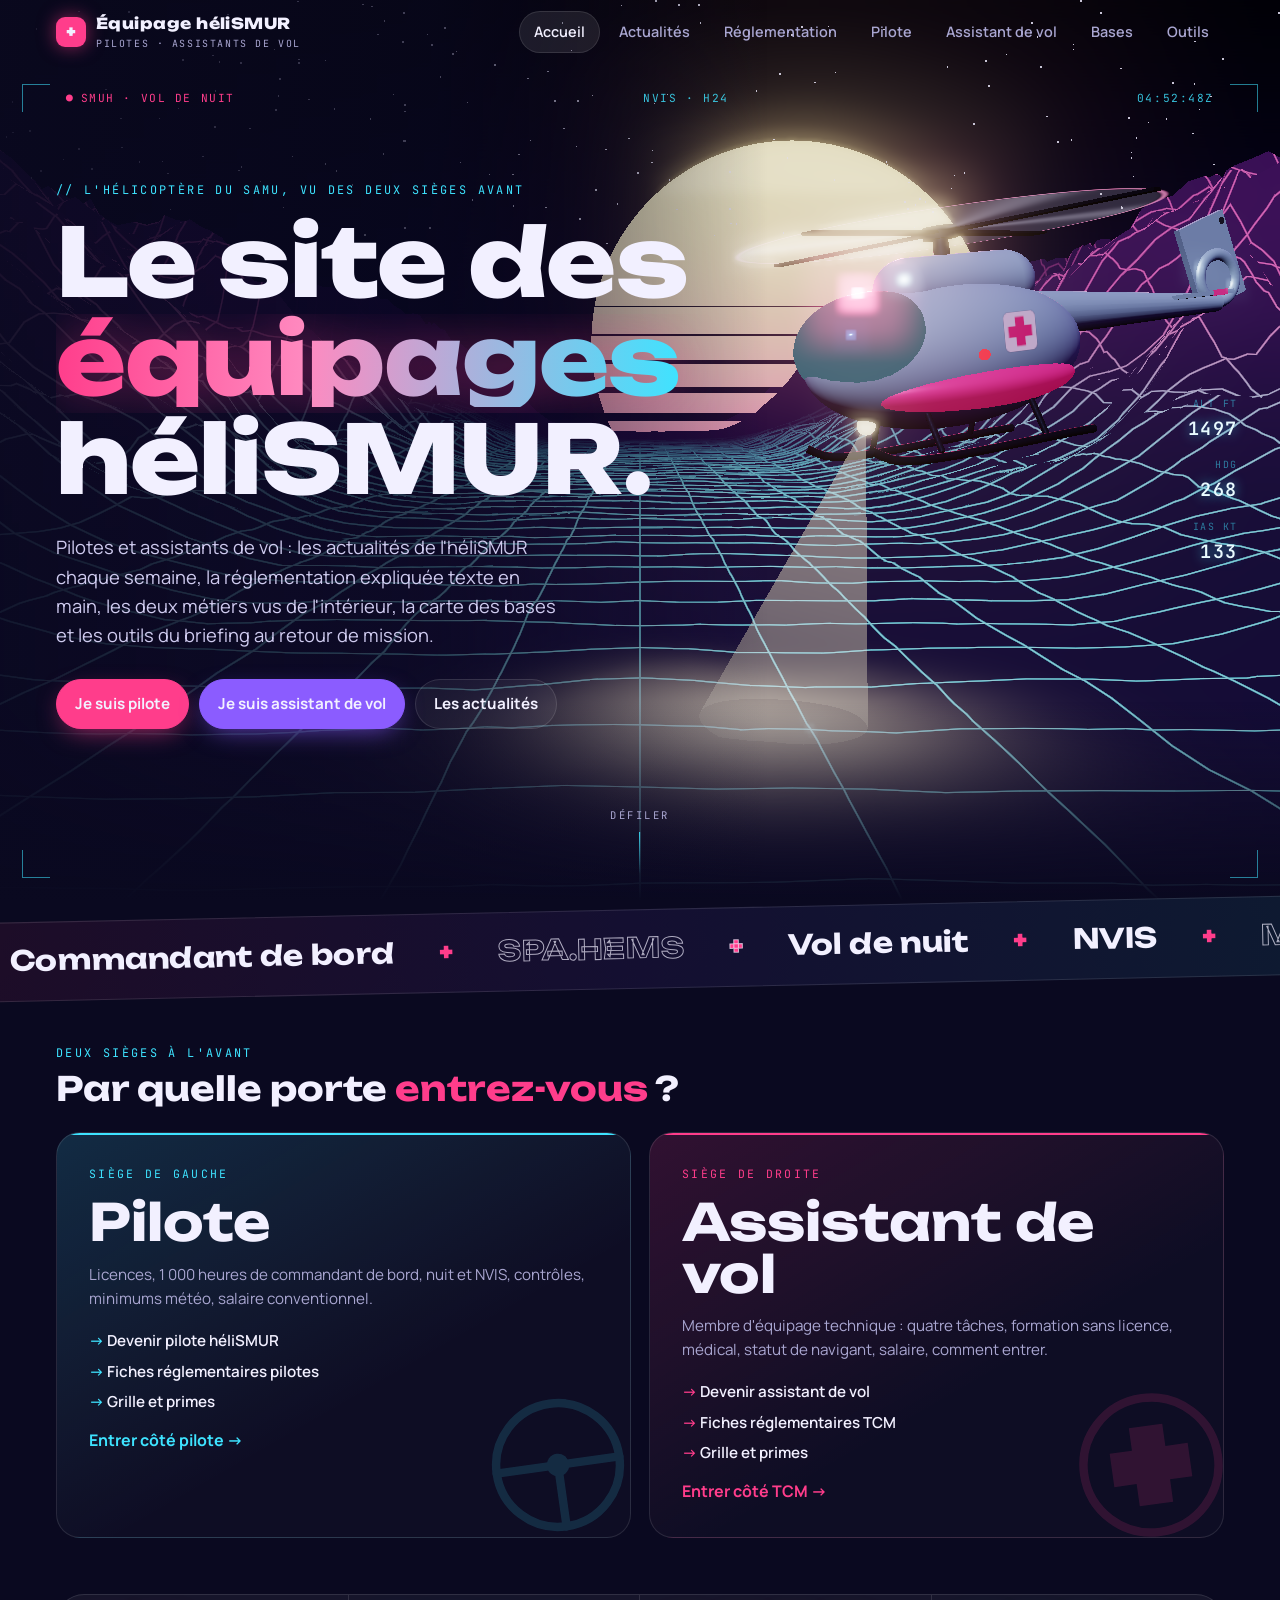
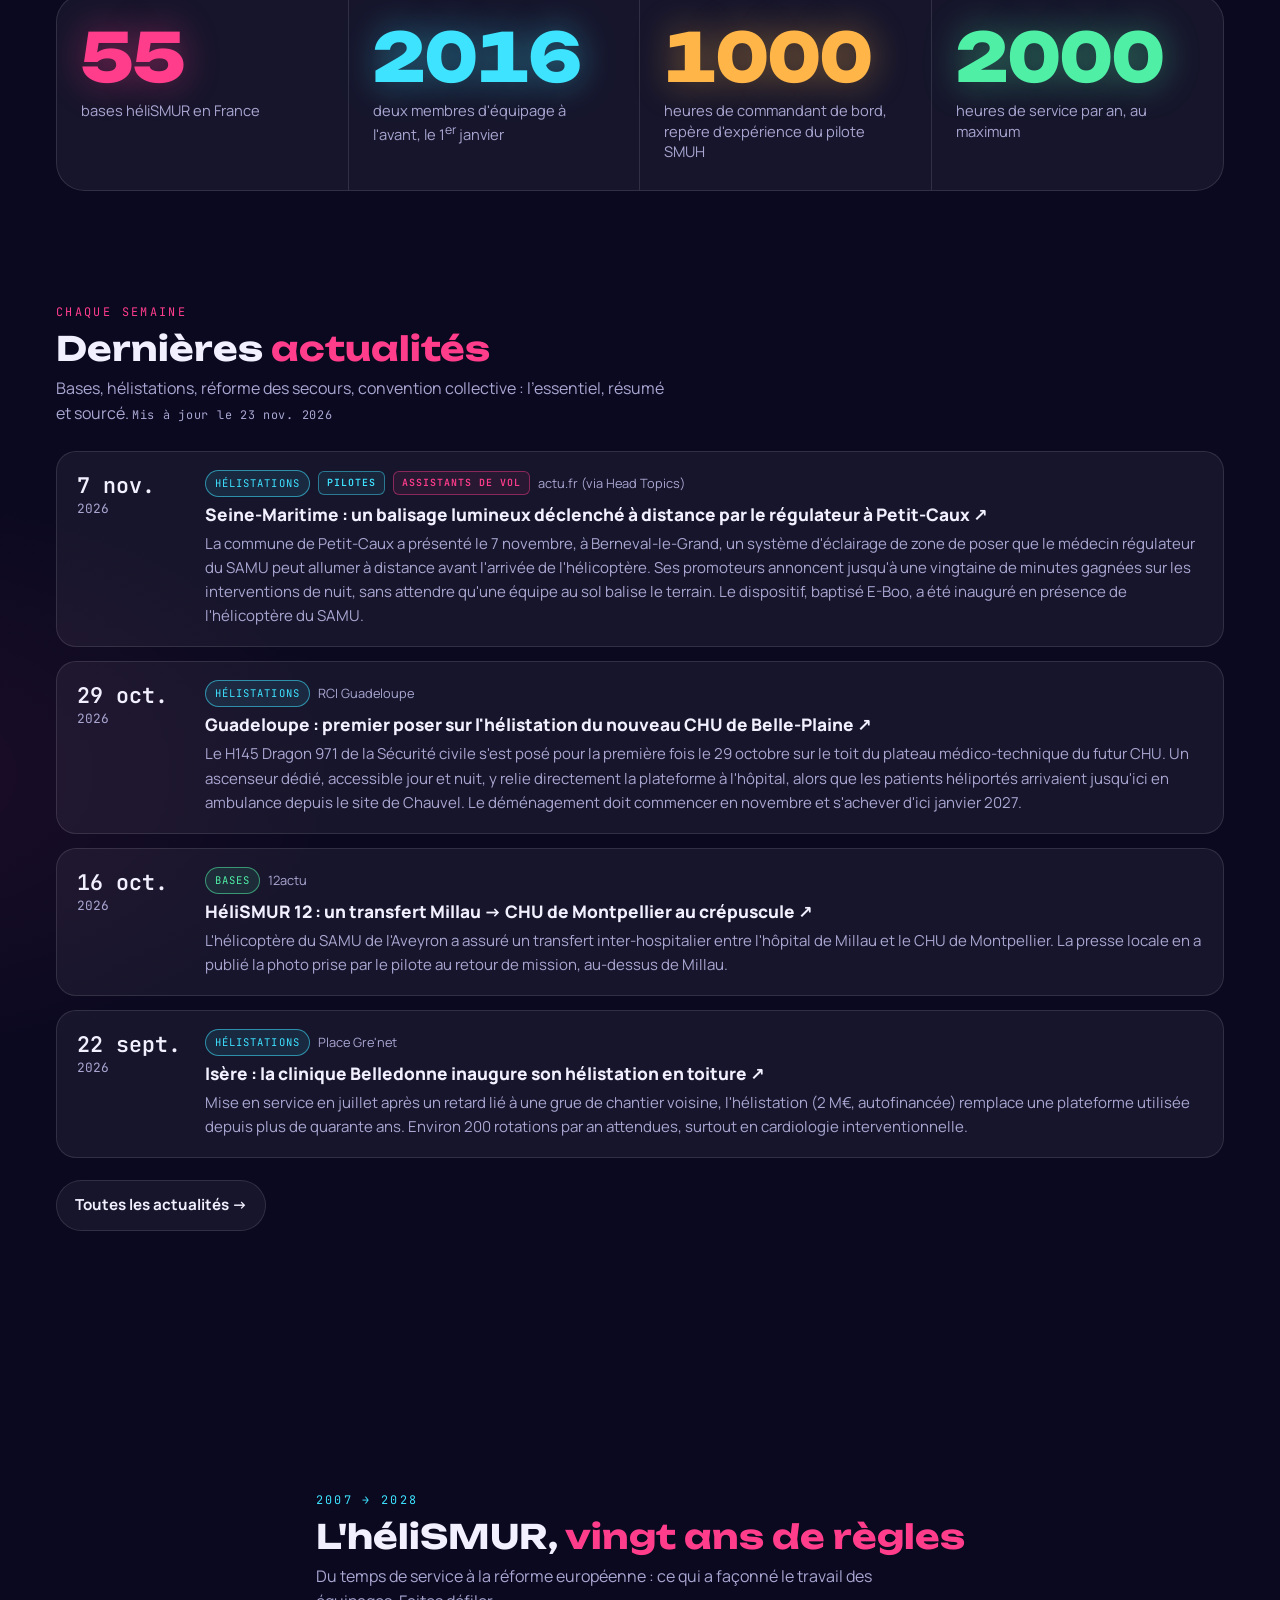
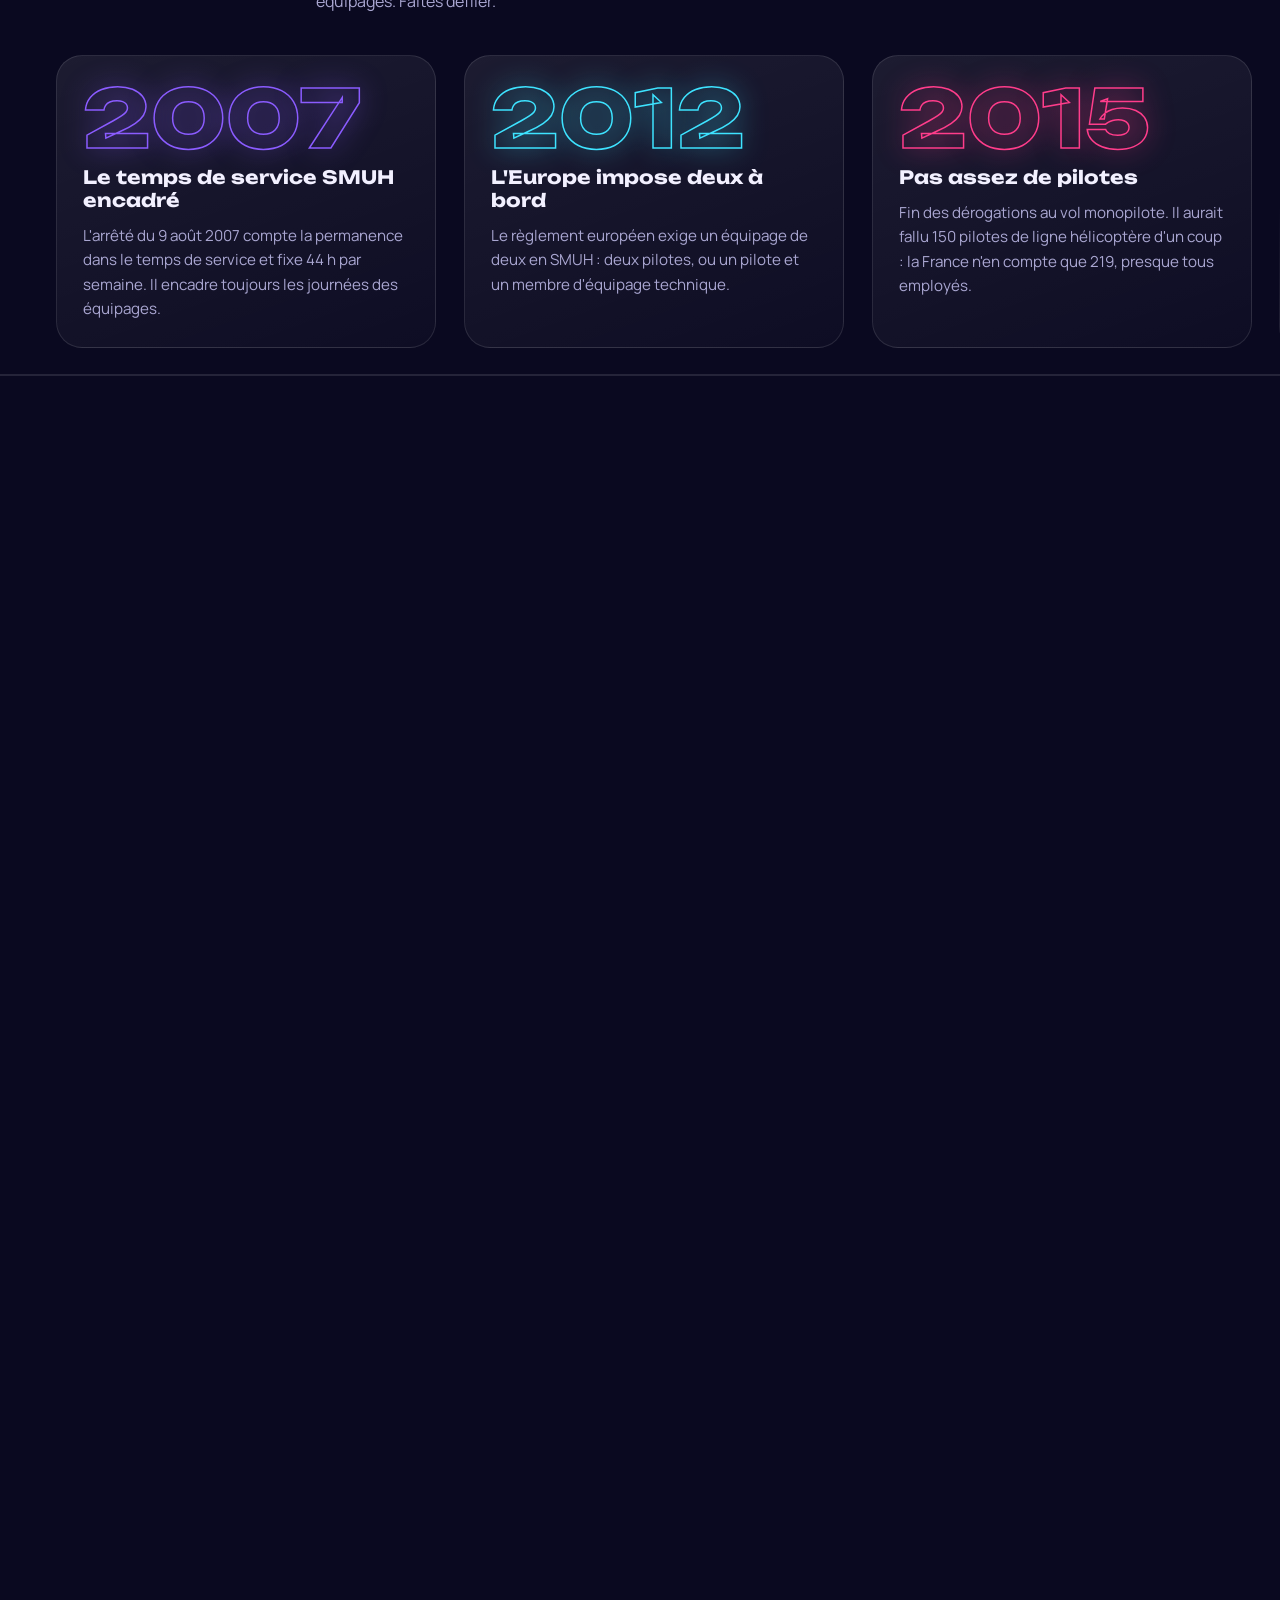
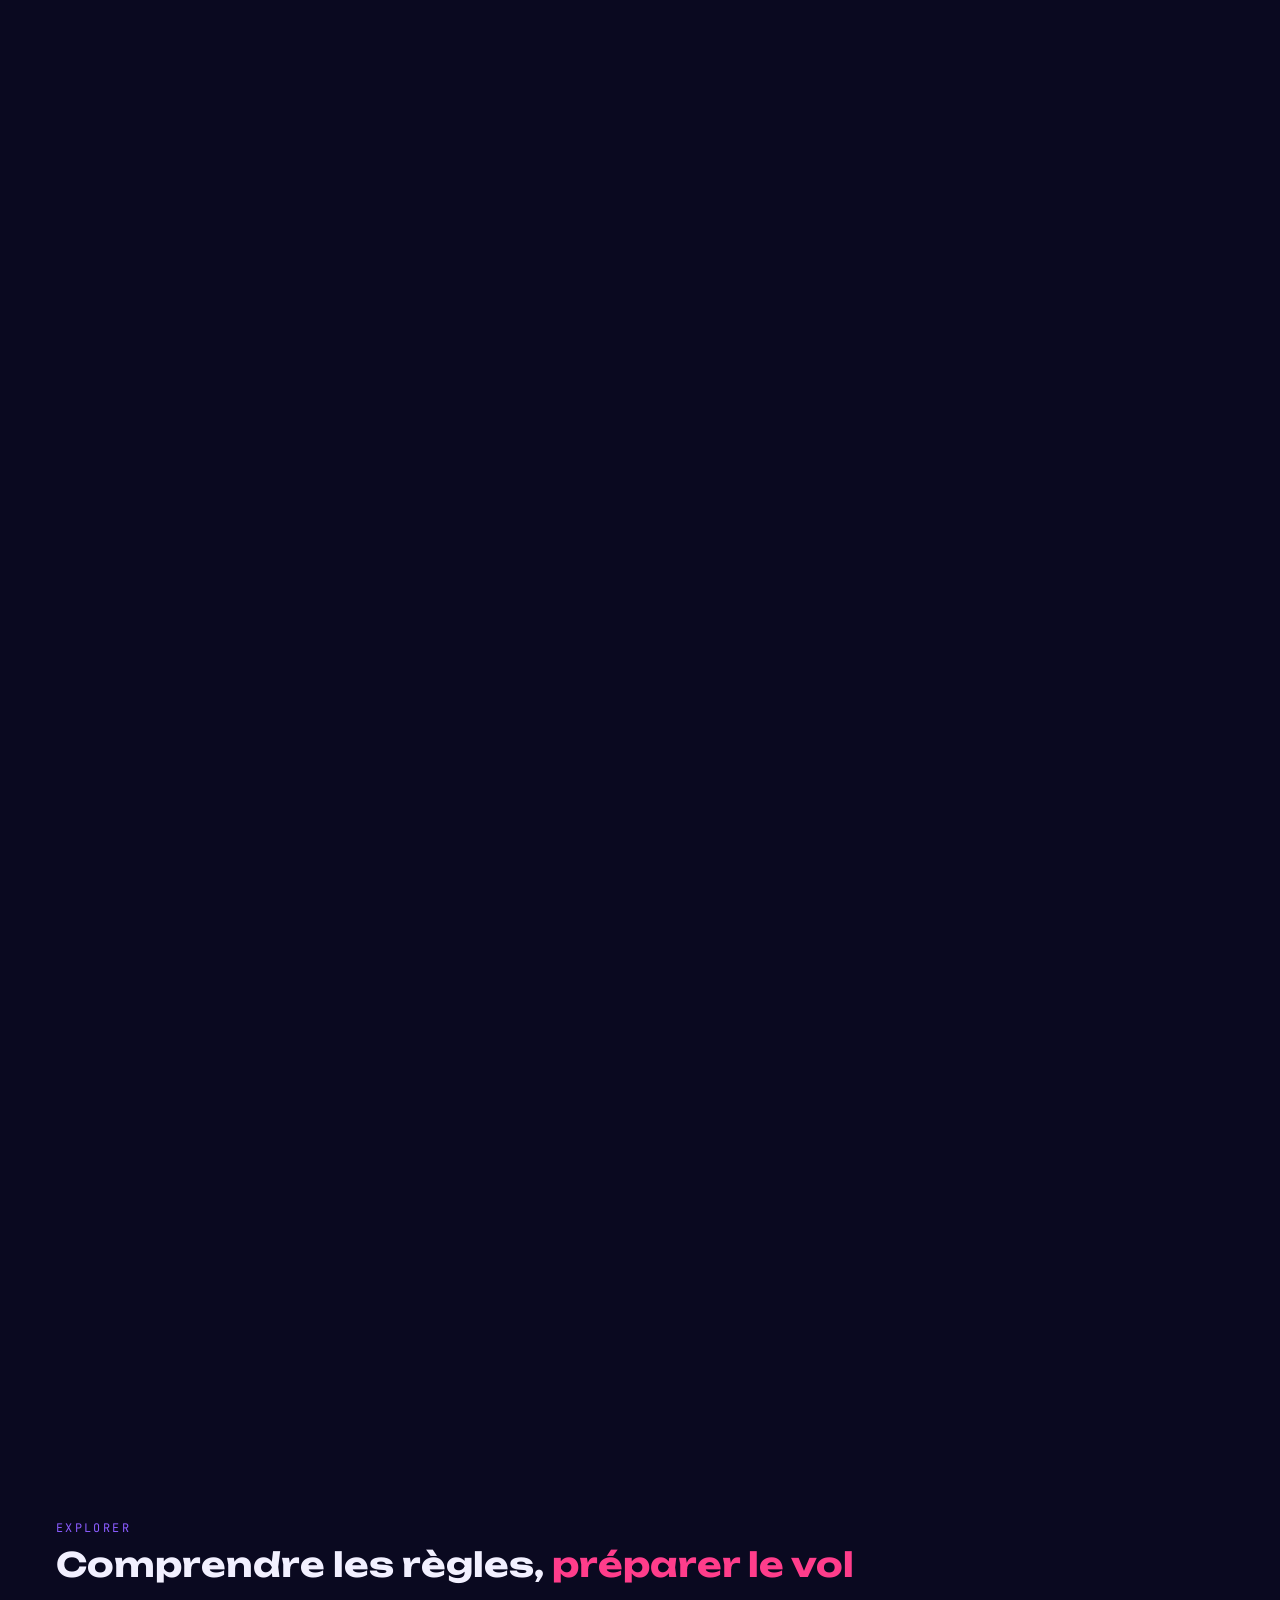
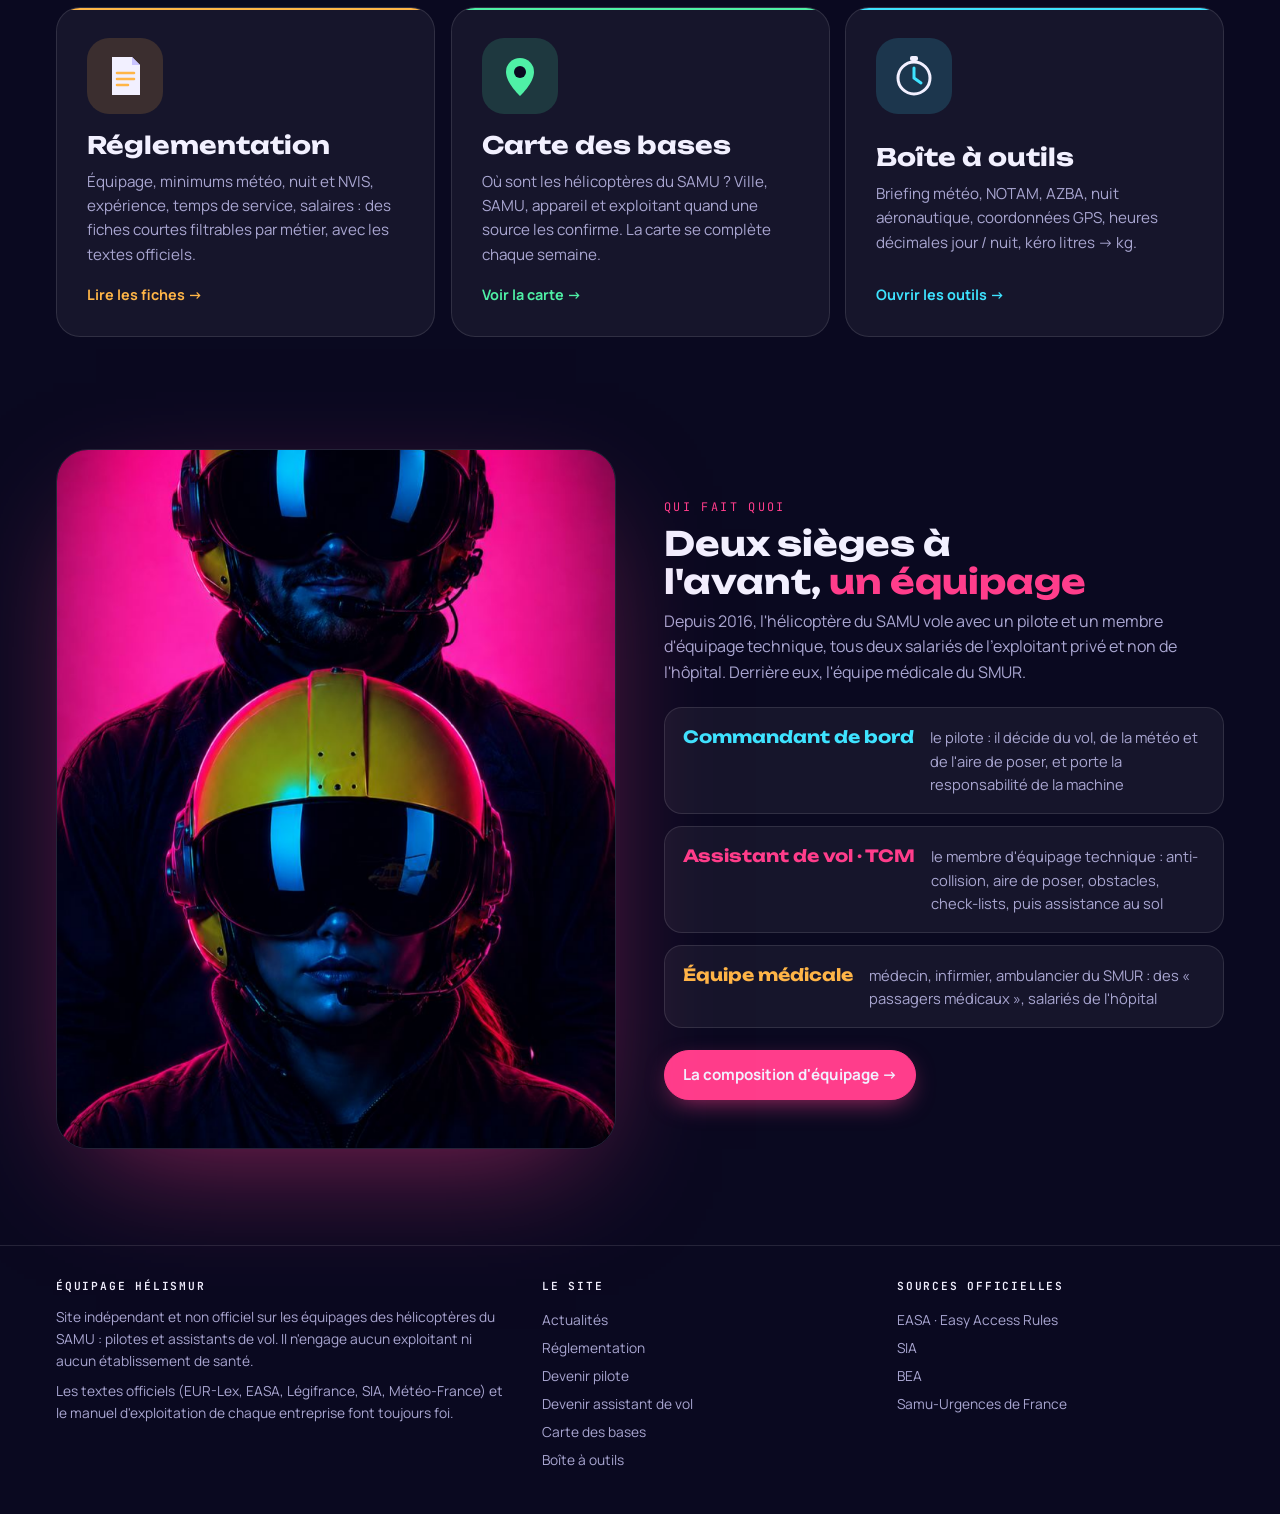
<file: index.html>
<!doctype html>
<html lang="fr">
<head>
<meta charset="utf-8">
<meta name="viewport" content="width=device-width,initial-scale=1,viewport-fit=cover">
<title>Équipage héliSMUR · actualités, réglementation et outils des pilotes et assistants de vol</title>
<meta name="description" content="Le site des équipages de l'hélicoptère du SAMU, pilotes et assistants de vol : actualités de l'héliSMUR, réglementation expliquée, devenir pilote ou assistant de vol, carte des bases et boîte à outils.">
<meta property="og:title" content="Équipage héliSMUR">
<meta property="og:description" content="Actualités, réglementation, métiers, carte des bases et outils des équipages de l'hélicoptère du SAMU.">
<meta property="og:image" content="assets/hero.jpg">
<meta name="theme-color" content="#0a0920">
<link rel="icon" href="data:image/svg+xml,%3Csvg xmlns='http://www.w3.org/2000/svg' viewBox='0 0 32 32'%3E%3Crect width='32' height='32' rx='8' fill='%23ff3d8b'/%3E%3Cpath d='M13 7h6v6h6v6h-6v6h-6v-6H7v-6h6z' fill='%23fff'/%3E%3C/svg%3E">
<link rel="preconnect" href="https://fonts.googleapis.com">
<link rel="stylesheet" href="https://fonts.googleapis.com/css2?family=Unbounded:wght@500;700;800&family=Manrope:wght@400;500;600;700;800&family=JetBrains+Mono:wght@400;600&display=swap">
<link rel="stylesheet" href="assets/style.css?v=202610192310">
<script>document.documentElement.classList.add('js')</script>
<script type="importmap">{"imports":{"three":"./assets/vendor/three.module.min.js"}}</script>
</head>
<body class="home">

<header class="site-head">
  <div class="wrap">
    <a class="logo" href="./"><i>✚</i><span>Équipage héliSMUR<small>Pilotes · Assistants de vol</small></span></a>
    <button class="burger" type="button" aria-expanded="false" aria-controls="nav">Menu</button>
    <nav class="nav" id="nav">
      <a href="./" aria-current="page">Accueil</a>
      <a href="actualites/">Actualités</a>
      <a href="reglementation/">Réglementation</a>
      <a href="pilote/">Pilote</a>
      <a href="metier/">Assistant de vol</a>
      <a href="bases/">Bases</a>
      <a href="outils/">Outils</a>
    </nav>
  </div>
</header>

<section class="hero3d" id="top" aria-labelledby="t-hero">
  <canvas id="scene3d" aria-hidden="true"></canvas>
  <div class="hero-fallback" aria-hidden="true"></div>
  <div class="hud" aria-hidden="true">
    <i></i><i></i><i></i><i></i>
    <div class="topline"><span class="rec">SMUH · VOL DE NUIT</span><span>NVIS · H24</span><span id="hudUtc">--:--Z</span></div>
    <div class="readout">
      <div><span>ALT FT</span><b id="hudAlt">1480</b></div>
      <div><span>HDG</span><b id="hudHdg">268</b></div>
      <div><span>IAS KT</span><b id="hudIas">132</b></div>
    </div>
  </div>
  <div class="wrap hero3d-inner">
    <div class="eyebrow fade-up">// L'hélicoptère du SAMU, vu des deux sièges avant</div>
    <h1 id="t-hero"><span class="line"><span>Le site des</span></span><span class="line"><span class="glow-text">équipages</span></span><span class="line"><span>héliSMUR.</span></span></h1>
    <p class="lead fade-up">Pilotes et assistants de vol : les actualités de l'héliSMUR chaque semaine, la réglementation expliquée texte en main, les deux métiers vus de l'intérieur, la carte des bases et les outils du briefing au retour de mission.</p>
    <div class="btns fade-up d2" style="margin-top:28px">
      <a class="btn hot" href="pilote/">Je suis pilote</a>
      <a class="btn hot" href="metier/" style="background:var(--violet);border-color:var(--violet);box-shadow:0 8px 26px -8px rgba(139,92,255,.7)">Je suis assistant de vol</a>
      <a class="btn" href="#actus">Les actualités</a>
    </div>
  </div>
  <a class="scroll-cue" href="#actus">Défiler</a>
</section>

<div class="marquee" aria-hidden="true">
  <div class="marquee-track">
    <span>Commandant de bord</span><span>SPA.HEMS</span><span>Vol de nuit</span><span>NVIS</span><span>Minimums réduits</span><span>55 bases</span><span>Aire de poser</span><span>IFR</span><span>H24</span>
    <span>Commandant de bord</span><span>SPA.HEMS</span><span>Vol de nuit</span><span>NVIS</span><span>Minimums réduits</span><span>55 bases</span><span>Aire de poser</span><span>IFR</span><span>H24</span>
  </div>
</div>

<main>
  <section class="block wrap" aria-labelledby="t-doors">
    <div class="sh" style="--c:var(--cyan)">
      <span class="k">Deux sièges à l'avant</span>
      <h2 id="t-doors">Par quelle porte <em>entrez-vous</em> ?</h2>
    </div>
    <div class="doors">
      <a class="door card" href="pilote/" style="--c:var(--cyan)">
        <span class="door-k">Siège de gauche</span>
        <h3>Pilote</h3>
        <p>Licences, 1 000 heures de commandant de bord, nuit et NVIS, contrôles, minimums météo, salaire conventionnel.</p>
        <ul><li>Devenir pilote héliSMUR</li><li>Fiches réglementaires pilotes</li><li>Grille et primes</li></ul>
        <span class="more">Entrer côté pilote →</span>
        <svg class="door-ico" viewBox="0 0 64 64" aria-hidden="true"><circle cx="32" cy="32" r="22" fill="none" stroke="currentColor" stroke-width="3"/><circle cx="32" cy="32" r="4" fill="currentColor"/><path d="M10 32h18M36 32h18M32 36v18" stroke="currentColor" stroke-width="3" stroke-linecap="round"/></svg>
      </a>
      <a class="door card" href="metier/" style="--c:var(--pink)">
        <span class="door-k">Siège de droite</span>
        <h3>Assistant de vol</h3>
        <p>Membre d'équipage technique : quatre tâches, formation sans licence, médical, statut de navigant, salaire, comment entrer.</p>
        <ul><li>Devenir assistant de vol</li><li>Fiches réglementaires TCM</li><li>Grille et primes</li></ul>
        <span class="more">Entrer côté TCM →</span>
        <svg class="door-ico" viewBox="0 0 64 64" aria-hidden="true"><path d="M32 8a24 24 0 1 0 0 48a24 24 0 1 0 0-48Z" fill="none" stroke="currentColor" stroke-width="3"/><path d="M26 18h12v8h8v12h-8v8H26v-8h-8V26h8z" fill="currentColor"/></svg>
      </a>
    </div>
  </section>

  <section class="block wrap" aria-label="Les métiers en chiffres" style="padding-top:0">
    <div class="bigstats">
      <div class="bigstat" style="--c:var(--pink)"><b data-count="55">55</b><span>bases héliSMUR en France</span></div>
      <div class="bigstat" style="--c:var(--cyan)"><b data-count="2016" data-from="1990">2016</b><span>deux membres d'équipage à l'avant, le 1<sup>er</sup> janvier</span></div>
      <div class="bigstat" style="--c:var(--amber)"><b data-count="1000" data-from="0">1000</b><span>heures de commandant de bord, repère d'expérience du pilote SMUH</span></div>
      <div class="bigstat" style="--c:var(--green)"><b data-count="2000" data-from="0">2000</b><span>heures de service par an, au maximum</span></div>
    </div>
  </section>

  <section class="block wrap" id="actus" aria-labelledby="t-actu">
    <div class="sh" style="--c:var(--pink)">
      <span class="k">Chaque semaine</span>
      <h2 id="t-actu">Dernières <em>actualités</em></h2>
      <p>Bases, hélistations, réforme des secours, convention collective : l'essentiel, résumé et sourcé. <span class="updated" data-news-updated></span></p>
    </div>
    <div class="news" data-news data-src="data/news.json" data-limit="4"><p class="muted">Chargement des actualités…</p></div>
    <noscript><p class="muted">Activez JavaScript pour afficher les actualités.</p></noscript>
    <div class="btns" style="margin-top:22px"><a class="btn" href="actualites/">Toutes les actualités →</a></div>
  </section>

  <section class="frise" aria-labelledby="t-frise">
    <div class="wrap frise-head">
      <div class="sh" style="--c:var(--cyan);margin:0">
        <span class="k">2007 → 2028</span>
        <h2 id="t-frise">L'héliSMUR, <em>vingt ans de règles</em></h2>
        <p>Du temps de service à la réforme européenne : ce qui a façonné le travail des équipages. Faites défiler.</p>
      </div>
    </div>
    <div class="frise-rail">
    <div class="frise-line"><i></i></div>
    <div class="frise-track">
      <article class="step" style="--c:var(--violet)"><div class="yr">2007</div><h3>Le temps de service SMUH encadré</h3><p>L'arrêté du 9 août 2007 compte la permanence dans le temps de service et fixe 44 h par semaine. Il encadre toujours les journées des équipages.</p></article>
      <article class="step" style="--c:var(--cyan)"><div class="yr">2012</div><h3>L'Europe impose deux à bord</h3><p>Le règlement européen exige un équipage de deux en SMUH : deux pilotes, ou un pilote et un membre d'équipage technique.</p></article>
      <article class="step" style="--c:var(--pink)"><div class="yr">2015</div><h3>Pas assez de pilotes</h3><p>Fin des dérogations au vol monopilote. Il aurait fallu 150 pilotes de ligne hélicoptère d'un coup : la France n'en compte que 219, presque tous employés.</p></article>
      <article class="step" style="--c:var(--amber)"><div class="yr">2016</div><h3>Le binôme pilote · TCM</h3><p>Au 1<sup>er</sup> janvier, tous les exploitants volent avec un pilote et un membre d'équipage technique. Surcoût d'environ 9 M€, compensé pour les hôpitaux.</p></article>
      <article class="step" style="--c:var(--green)"><div class="yr">2023</div><h3>La réforme européenne du SMUH</h3><p>Expérience du commandant chiffrée, minimums réduits réservés à deux pilotes ou à un TCM à l'avant, nouveaux équipements, formation TCM complète.</p></article>
      <article class="step" style="--c:var(--cyan)"><div class="yr">2024</div><h3>Entrée en application</h3><p>Le nouveau cadre s'applique depuis le 25 mai, avec des échéances étalées jusqu'en 2028.</p></article>
      <article class="step" style="--c:var(--pink)"><div class="yr">2025</div><h3>Grève des pilotes, puis accord</h3><p>Les pilotes héliSMUR font grève. Une médiation des ministères aboutit à un accord le 30 juillet entre syndicats et employeurs.</p></article>
      <article class="step" style="--c:var(--violet)"><div class="yr">2026</div><h3>Nouvelles grilles, réforme en débat</h3><p>Avenants étendus à tout le secteur : salaires pilotes et TCM revalorisés, prime NVIS, prime de fidélité. Le contrat territorial du secours d'urgence fait débat.</p></article>
      <article class="step" style="--c:var(--amber)"><div class="yr">2028</div><h3>Dernières échéances</h3><p>Fin du calendrier d'application du cadre européen de 2023.</p></article>
    </div>
    </div>
  </section>

  <section class="block wrap" aria-labelledby="t-explorer">
    <div class="sh" style="--c:var(--violet)">
      <span class="k">Explorer</span>
      <h2 id="t-explorer">Comprendre les règles, <em>préparer le vol</em></h2>
    </div>
    <div class="grid3">
      <a class="card card-xl" href="reglementation/" style="--c:var(--amber)">
        <div class="ill big-ico"><svg viewBox="0 0 48 48" aria-hidden="true"><path d="M11 5h20l8 8v30H11Z" fill="#f2f0ff"/><path d="M31 5v8h8" fill="#c9c3ff"/><g stroke="#ffb547" stroke-width="2.6" stroke-linecap="round"><path d="M16 21h17M16 27h17M16 33h11"/></g></svg></div>
        <div style="display:grid;gap:10px"><h3>Réglementation</h3>
        <p>Équipage, minimums météo, nuit et NVIS, expérience, temps de service, salaires : des fiches courtes filtrables par métier, avec les textes officiels.</p></div>
        <span class="more">Lire les fiches →</span>
      </a>
      <a class="card card-xl" href="bases/" style="--c:var(--green)">
        <div class="ill big-ico"><svg viewBox="0 0 48 48" aria-hidden="true"><path d="M24 44s14-13 14-24a14 14 0 0 0-28 0c0 11 14 24 14 24Z" fill="#4ff0a6"/><circle cx="24" cy="20" r="6" fill="#0a0920"/></svg></div>
        <div style="display:grid;gap:10px"><h3>Carte des bases</h3>
        <p>Où sont les hélicoptères du SAMU ? Ville, SAMU, appareil et exploitant quand une source les confirme. La carte se complète chaque semaine.</p></div>
        <span class="more">Voir la carte →</span>
      </a>
      <a class="card card-xl" href="outils/" style="--c:var(--cyan)">
        <div class="ill big-ico"><svg viewBox="0 0 48 48" aria-hidden="true"><circle cx="24" cy="26" r="16" fill="none" stroke="#f2f0ff" stroke-width="3"/><path d="M24 26V16M24 26l7 5" stroke="#3ee3ff" stroke-width="3" stroke-linecap="round"/><rect x="20" y="4" width="8" height="5" rx="2" fill="#f2f0ff"/></svg></div>
        <div style="display:grid;gap:10px"><h3>Boîte à outils</h3>
        <p>Briefing météo, NOTAM, AZBA, nuit aéronautique, coordonnées GPS, heures décimales jour / nuit, kéro litres → kg.</p></div>
        <span class="more">Ouvrir les outils →</span>
      </a>
    </div>
  </section>

  <section class="block wrap" aria-labelledby="t-quoi">
    <div class="siege">
      <figure class="siege-photo" style="margin:0" data-reveal="scale"><img src="assets/hero.jpg" alt="Un pilote et une assistante de vol en casque jaune, visière baissée, sur fond rose néon" loading="lazy" width="720" height="1279"></figure>
      <div>
        <div class="sh" style="--c:var(--pink);margin:0">
          <span class="k">Qui fait quoi</span>
          <h2 id="t-quoi">Deux sièges à l'avant, <em>un équipage</em></h2>
          <p>Depuis 2016, l'hélicoptère du SAMU vole avec un pilote et un membre d'équipage technique, tous deux salariés de l'exploitant privé et non de l'hôpital. Derrière eux, l'équipe médicale du SMUR.</p>
        </div>
        <div class="names">
          <div style="--c:var(--cyan)"><b>Commandant de bord</b><span>le pilote : il décide du vol, de la météo et de l'aire de poser, et porte la responsabilité de la machine</span></div>
          <div style="--c:var(--pink)"><b>Assistant de vol · TCM</b><span>le membre d'équipage technique : anti-collision, aire de poser, obstacles, check-lists, puis assistance au sol</span></div>
          <div style="--c:var(--amber)"><b>Équipe médicale</b><span>médecin, infirmier, ambulancier du SMUR : des « passagers médicaux », salariés de l'hôpital</span></div>
        </div>
        <div class="btns" style="margin-top:22px"><a class="btn hot" href="reglementation/#equipage">La composition d'équipage →</a></div>
      </div>
    </div>
  </section>
</main>

<footer class="site-foot">
  <div class="wrap">
    <div>
      <b>Équipage héliSMUR</b>
      <p>Site indépendant et non officiel sur les équipages des hélicoptères du SAMU : pilotes et assistants de vol. Il n'engage aucun exploitant ni aucun établissement de santé.</p>
      <p>Les textes officiels (EUR-Lex, EASA, Légifrance, SIA, Météo-France) et le manuel d'exploitation de chaque entreprise font toujours foi.</p>
    </div>
    <div>
      <b>Le site</b>
      <a href="actualites/">Actualités</a>
      <a href="reglementation/">Réglementation</a>
      <a href="pilote/">Devenir pilote</a>
      <a href="metier/">Devenir assistant de vol</a>
      <a href="bases/">Carte des bases</a>
      <a href="outils/">Boîte à outils</a>
    </div>
    <div>
      <b>Sources officielles</b>
      <a href="https://www.easa.europa.eu/en/document-library/general-publications/easy-access-rules-air-operations" target="_blank" rel="noopener">EASA · Easy Access Rules</a>
      <a href="https://www.sia.aviation-civile.gouv.fr/" target="_blank" rel="noopener">SIA</a>
      <a href="https://bea.aero/" target="_blank" rel="noopener">BEA</a>
      <a href="https://www.samu-urgences-de-france.fr/" target="_blank" rel="noopener">Samu-Urgences de France</a>
    </div>
  </div>
</footer>

<script src="assets/vendor/gsap.min.js"></script>
<script src="assets/vendor/ScrollTrigger.min.js"></script>
<script src="assets/site.js?v=202610192310"></script>
<script src="assets/home.js?v=202610192310"></script>
<script type="module" src="assets/hero3d.js?v=202610192310"></script>
<script>
(function(){var u=document.getElementById('hudUtc');function t(){var d=new Date();u.textContent=String(d.getUTCHours()).padStart(2,'0')+':'+String(d.getUTCMinutes()).padStart(2,'0')+':'+String(d.getUTCSeconds()).padStart(2,'0')+'Z';}t();setInterval(t,1000);})();
</script>
</body>
</html>
</file>
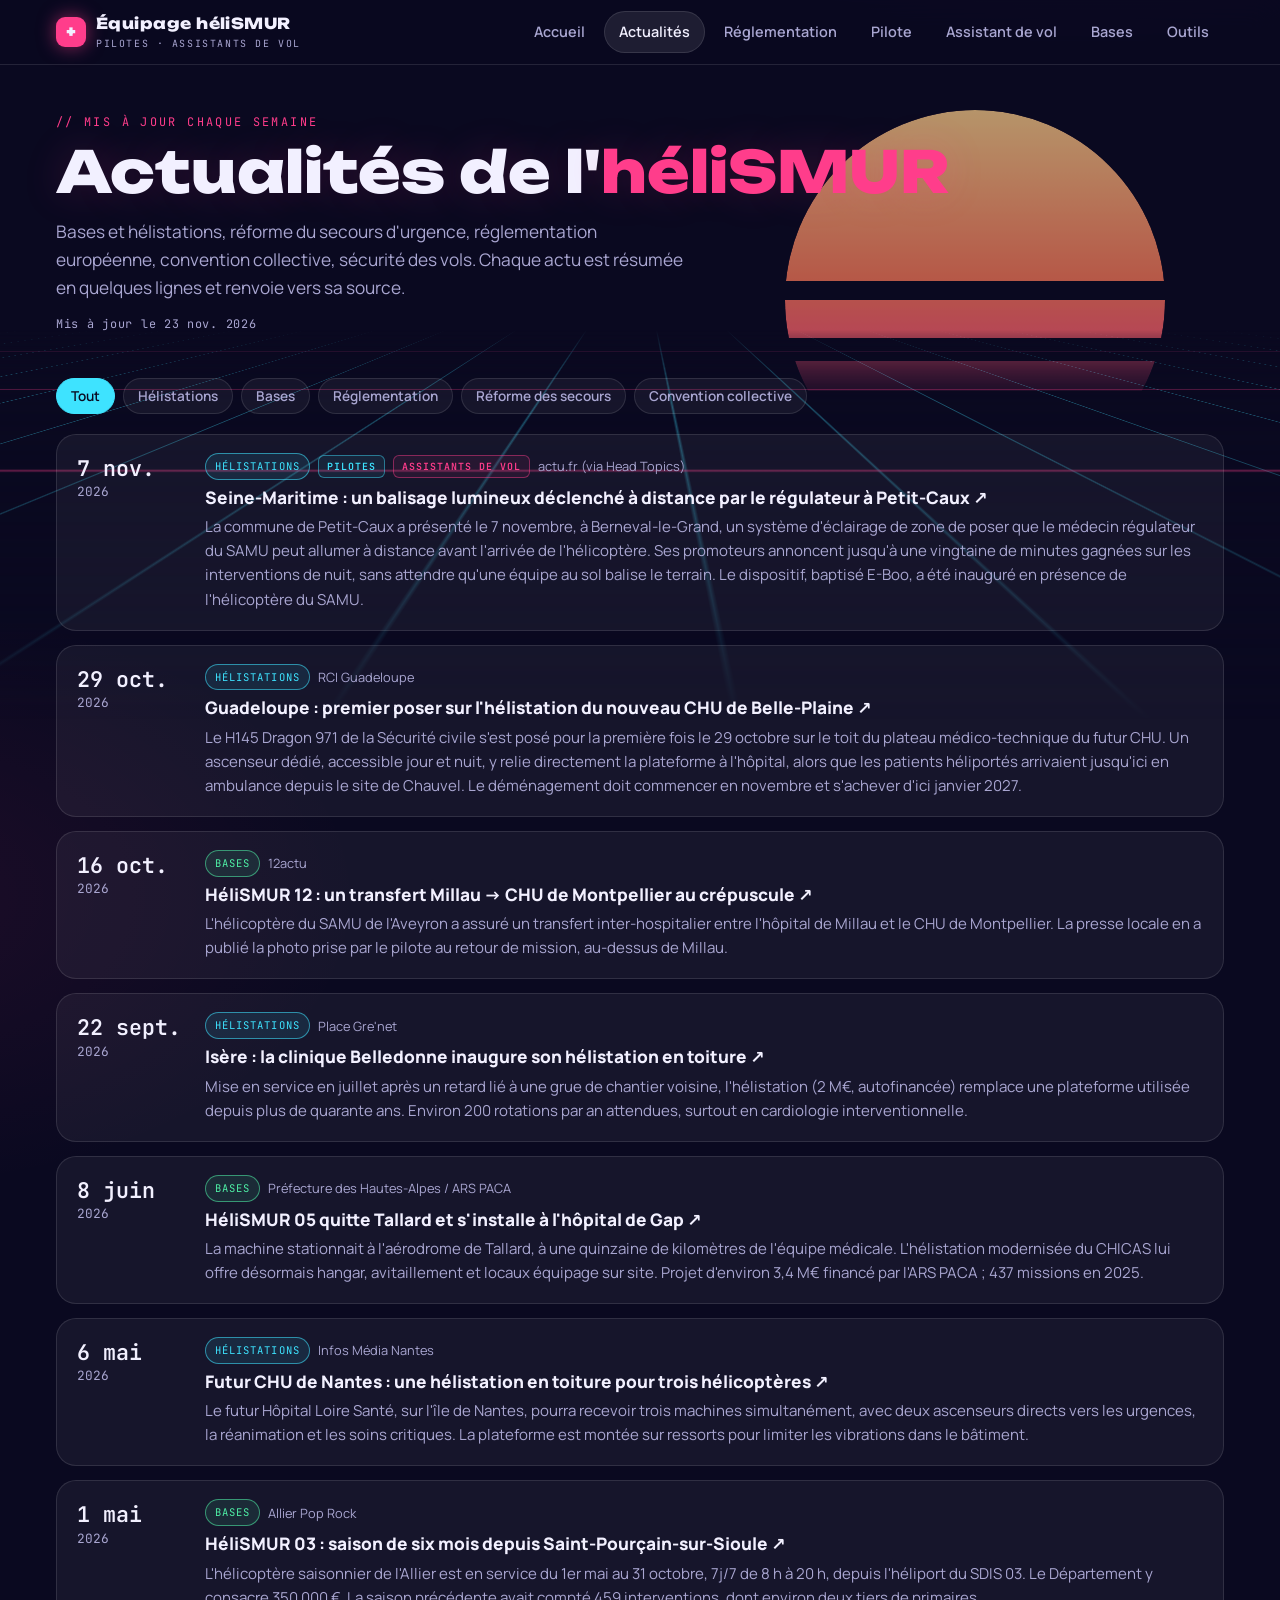
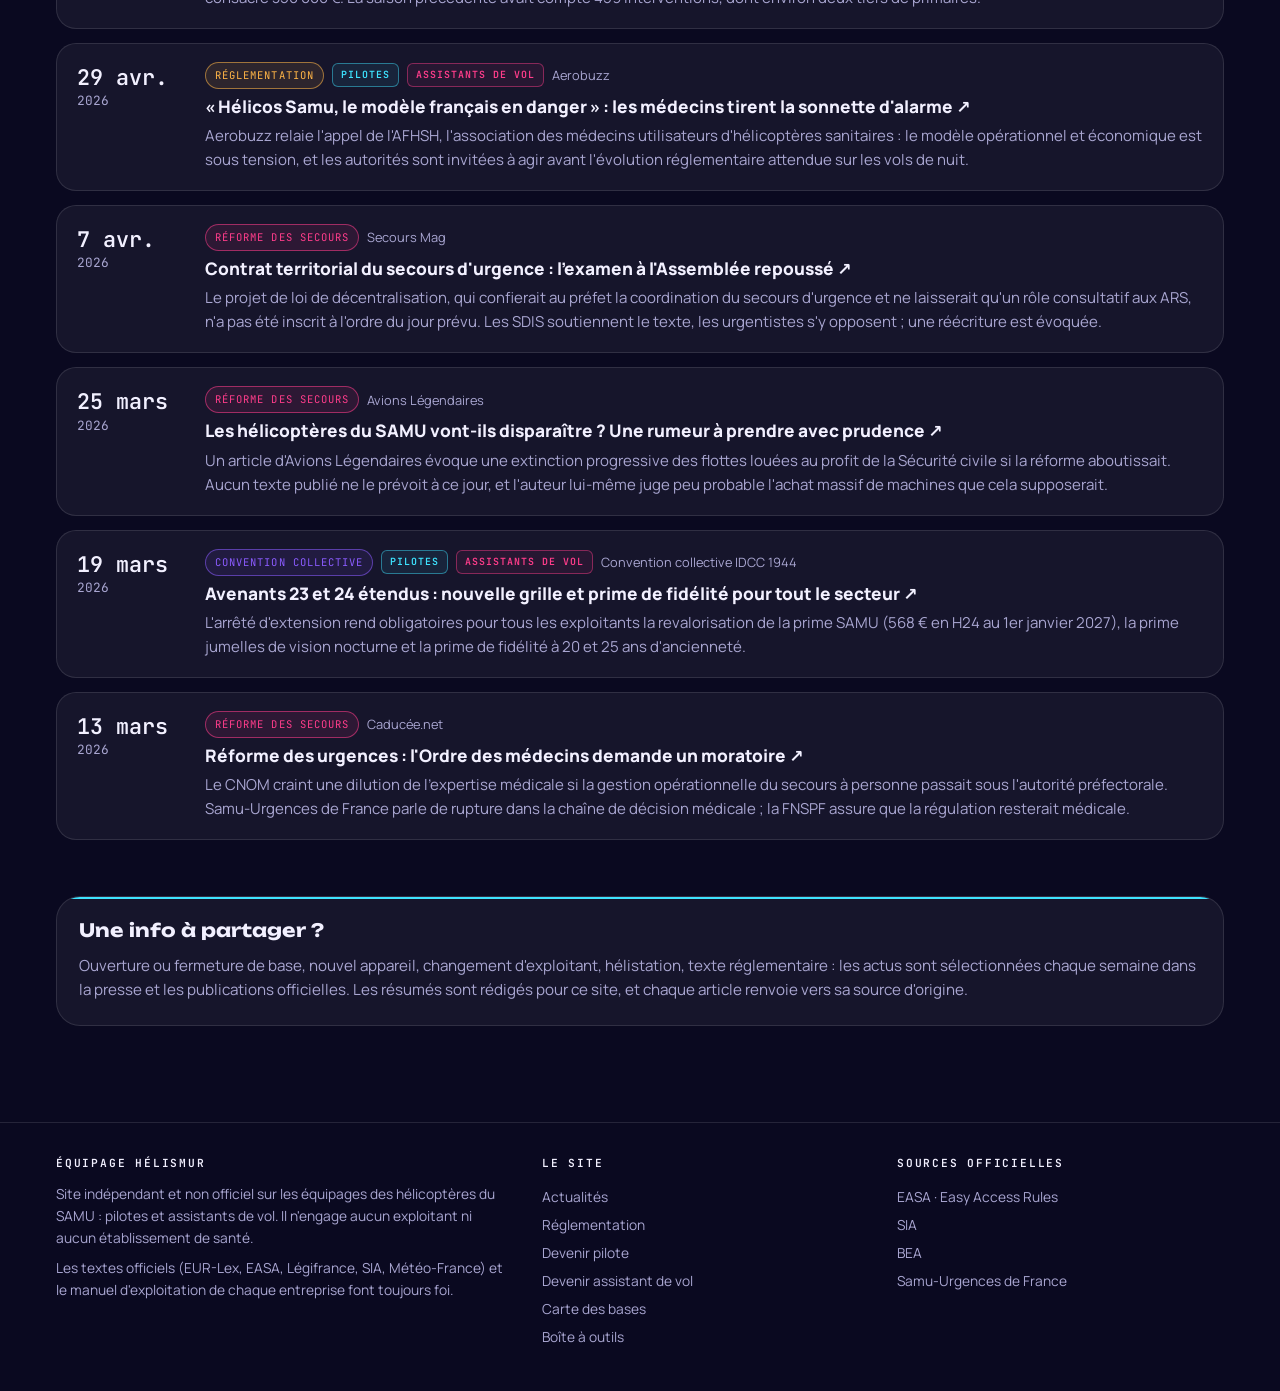
<file: actualites/index.html>
<!doctype html>
<html lang="fr">
<head>
<meta charset="utf-8">
<meta name="viewport" content="width=device-width,initial-scale=1,viewport-fit=cover">
<title>Actualités de l'héliSMUR · Équipage héliSMUR</title>
<meta name="description" content="Les actualités des hélicoptères du SAMU en France : bases, hélistations, réforme des secours, réglementation, convention collective. Mises à jour chaque semaine.">
<meta name="theme-color" content="#0a0920">
<link rel="icon" href="data:image/svg+xml,%3Csvg xmlns='http://www.w3.org/2000/svg' viewBox='0 0 32 32'%3E%3Crect width='32' height='32' rx='8' fill='%23ff3d8b'/%3E%3Cpath d='M13 7h6v6h6v6h-6v6h-6v-6H7v-6h6z' fill='%23fff'/%3E%3C/svg%3E">
<link rel="preconnect" href="https://fonts.googleapis.com">
<link rel="stylesheet" href="https://fonts.googleapis.com/css2?family=Unbounded:wght@500;700;800&family=Manrope:wght@400;500;600;700;800&family=JetBrains+Mono:wght@400;600&display=swap">
<link rel="stylesheet" href="../assets/style.css?v=202610192310">
<script>document.documentElement.classList.add('js')</script>
</head>
<body>
<header class="site-head">
  <div class="wrap">
    <a class="logo" href="../"><i>✚</i><span>Équipage héliSMUR<small>Pilotes · Assistants de vol</small></span></a>
    <button class="burger" type="button" aria-expanded="false" aria-controls="nav">Menu</button>
    <nav class="nav" id="nav">
      <a href="../">Accueil</a>
      <a href="../actualites/" aria-current="page">Actualités</a>
      <a href="../reglementation/">Réglementation</a>
      <a href="../pilote/">Pilote</a>
      <a href="../metier/">Assistant de vol</a>
      <a href="../bases/">Bases</a>
      <a href="../outils/">Outils</a>
    </nav>
  </div>
</header>

<main class="wrap">
  <section class="page-head">
    <div class="eyebrow" style="--c:var(--pink)">// Mis à jour chaque semaine</div>
    <h1>Actualités de l'<em>héliSMUR</em></h1>
    <p class="lead">Bases et hélistations, réforme du secours d'urgence, réglementation européenne, convention collective, sécurité des vols. Chaque actu est résumée en quelques lignes et renvoie vers sa source.</p>
    <p class="updated" style="margin-top:14px" data-news-updated></p>
  </section>

  <section class="block" style="padding-top:24px">
    <div class="filters" data-news-filters role="group" aria-label="Filtrer par catégorie"></div>
    <div class="news" data-news data-src="../data/news.json"><p class="muted">Chargement des actualités…</p></div>
    <noscript><p class="muted">Activez JavaScript pour afficher les actualités.</p></noscript>
  </section>

  <section class="block" style="padding-top:0">
    <div class="card" style="--c:var(--cyan)">
      <h3>Une info à partager ?</h3>
      <p>Ouverture ou fermeture de base, nouvel appareil, changement d'exploitant, hélistation, texte réglementaire : les actus sont sélectionnées chaque semaine dans la presse et les publications officielles. Les résumés sont rédigés pour ce site, et chaque article renvoie vers sa source d'origine.</p>
    </div>
  </section>
</main>

<footer class="site-foot">
  <div class="wrap">
    <div>
      <b>Équipage héliSMUR</b>
      <p>Site indépendant et non officiel sur les équipages des hélicoptères du SAMU : pilotes et assistants de vol. Il n'engage aucun exploitant ni aucun établissement de santé.</p>
      <p>Les textes officiels (EUR-Lex, EASA, Légifrance, SIA, Météo-France) et le manuel d'exploitation de chaque entreprise font toujours foi.</p>
    </div>
    <div>
      <b>Le site</b>
      <a href="../actualites/">Actualités</a>
      <a href="../reglementation/">Réglementation</a>
      <a href="../pilote/">Devenir pilote</a>
      <a href="../metier/">Devenir assistant de vol</a>
      <a href="../bases/">Carte des bases</a>
      <a href="../outils/">Boîte à outils</a>
    </div>
    <div>
      <b>Sources officielles</b>
      <a href="https://www.easa.europa.eu/en/document-library/general-publications/easy-access-rules-air-operations" target="_blank" rel="noopener">EASA · Easy Access Rules</a>
      <a href="https://www.sia.aviation-civile.gouv.fr/" target="_blank" rel="noopener">SIA</a>
      <a href="https://bea.aero/" target="_blank" rel="noopener">BEA</a>
      <a href="https://www.samu-urgences-de-france.fr/" target="_blank" rel="noopener">Samu-Urgences de France</a>
    </div>
  </div>
</footer>
<script src="../assets/site.js?v=202610192310"></script>
</body>
</html>
</file>
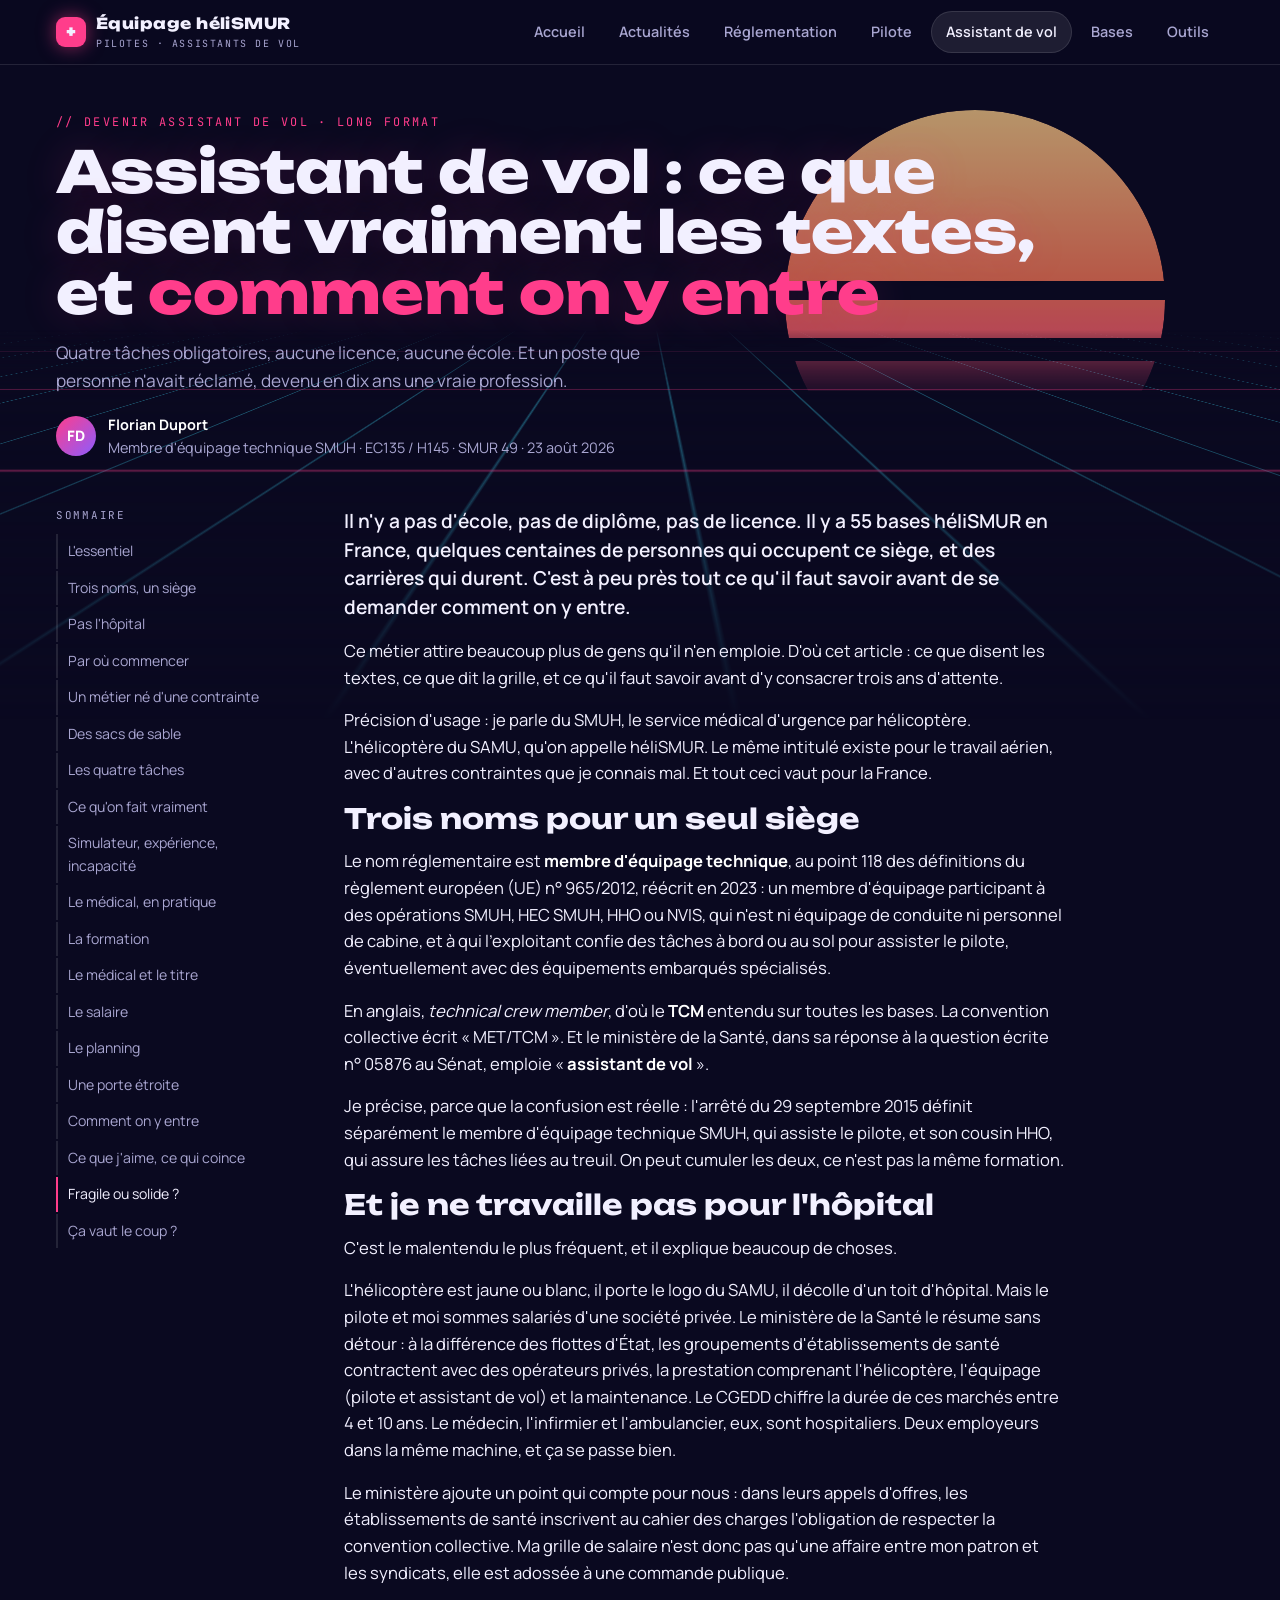
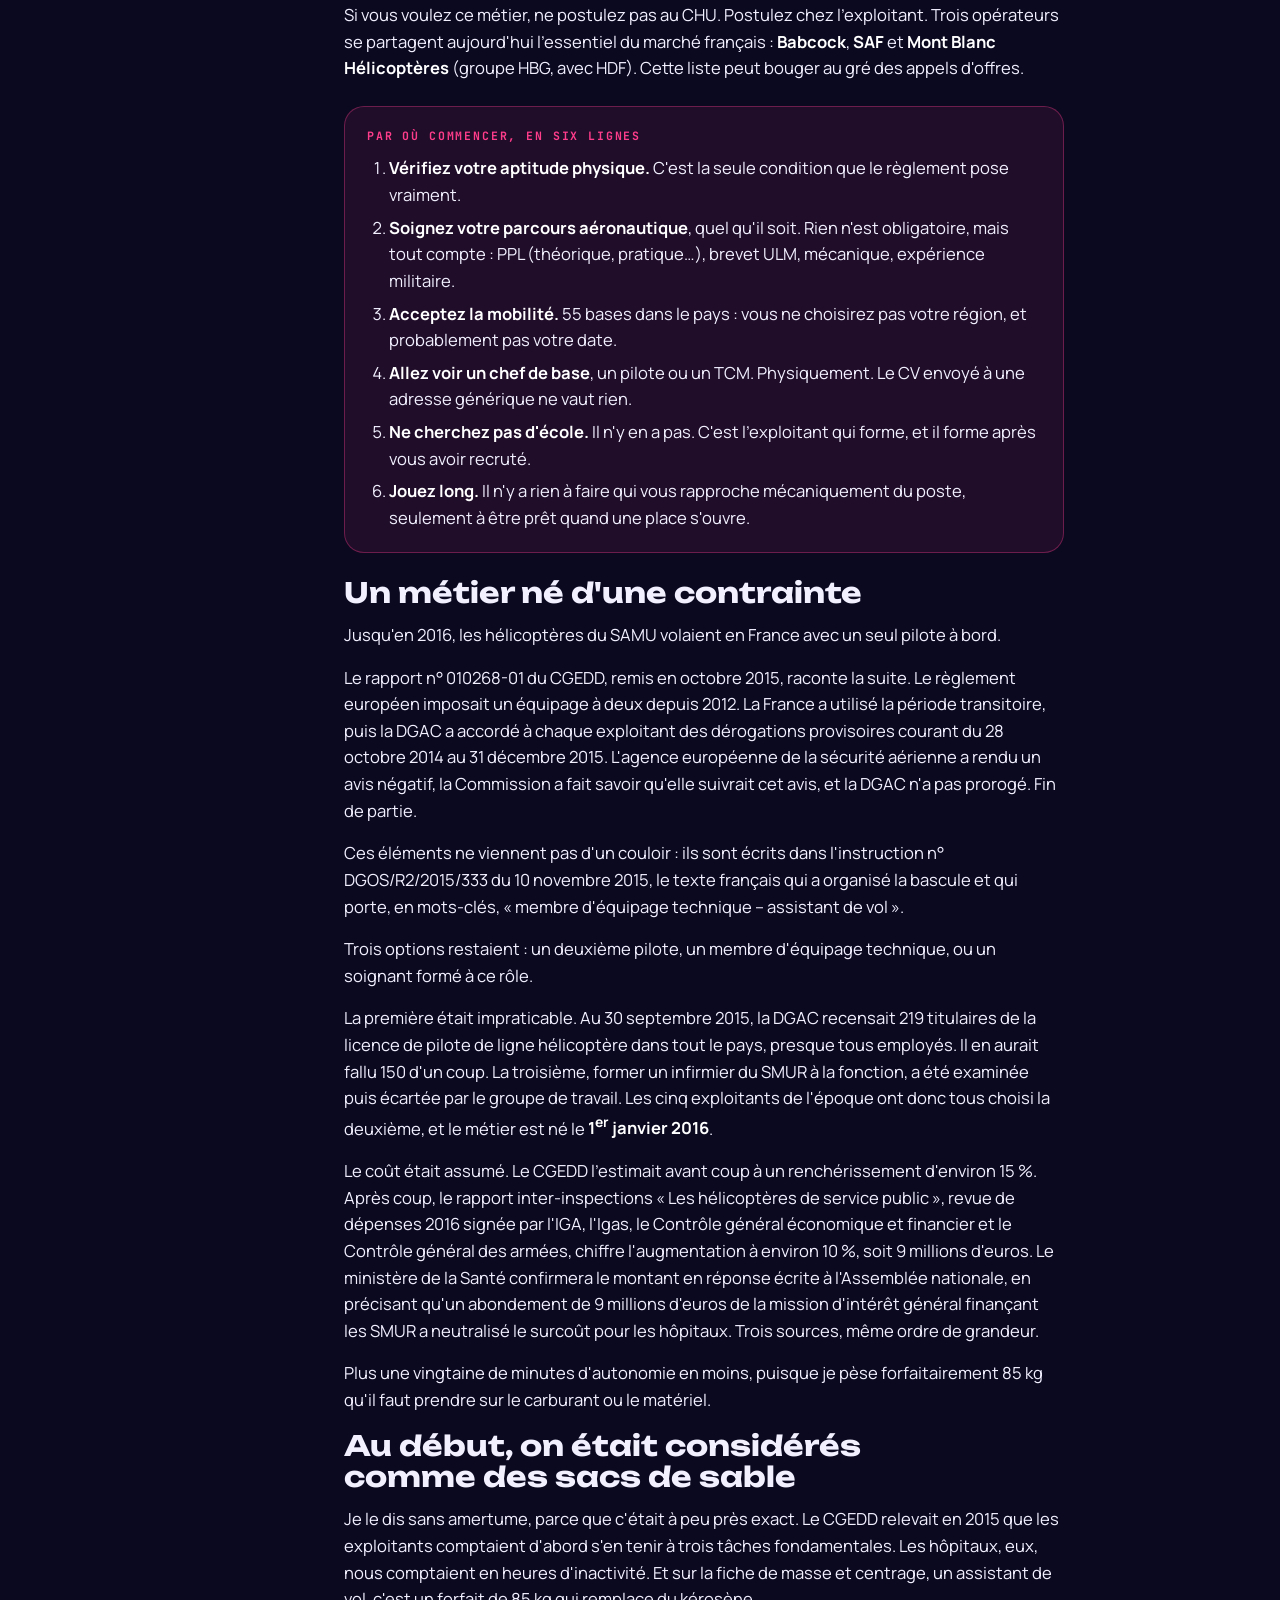
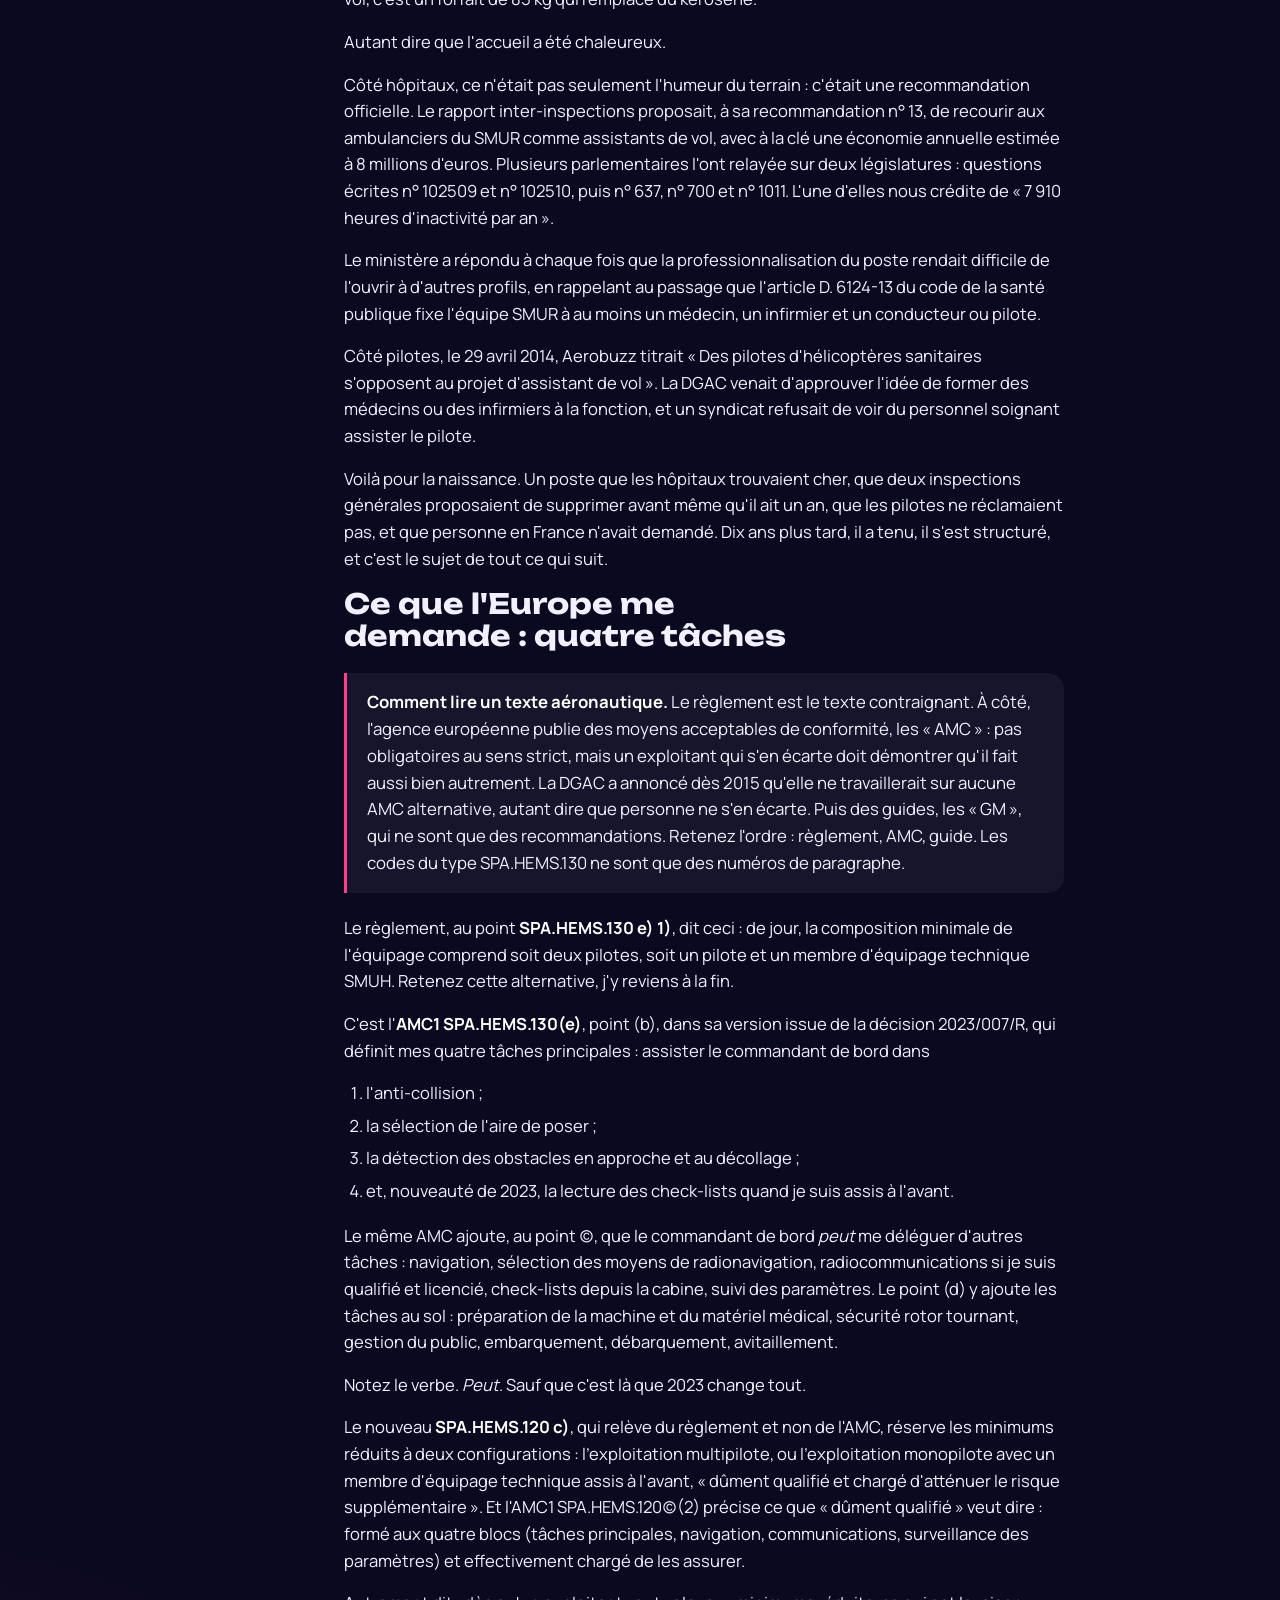
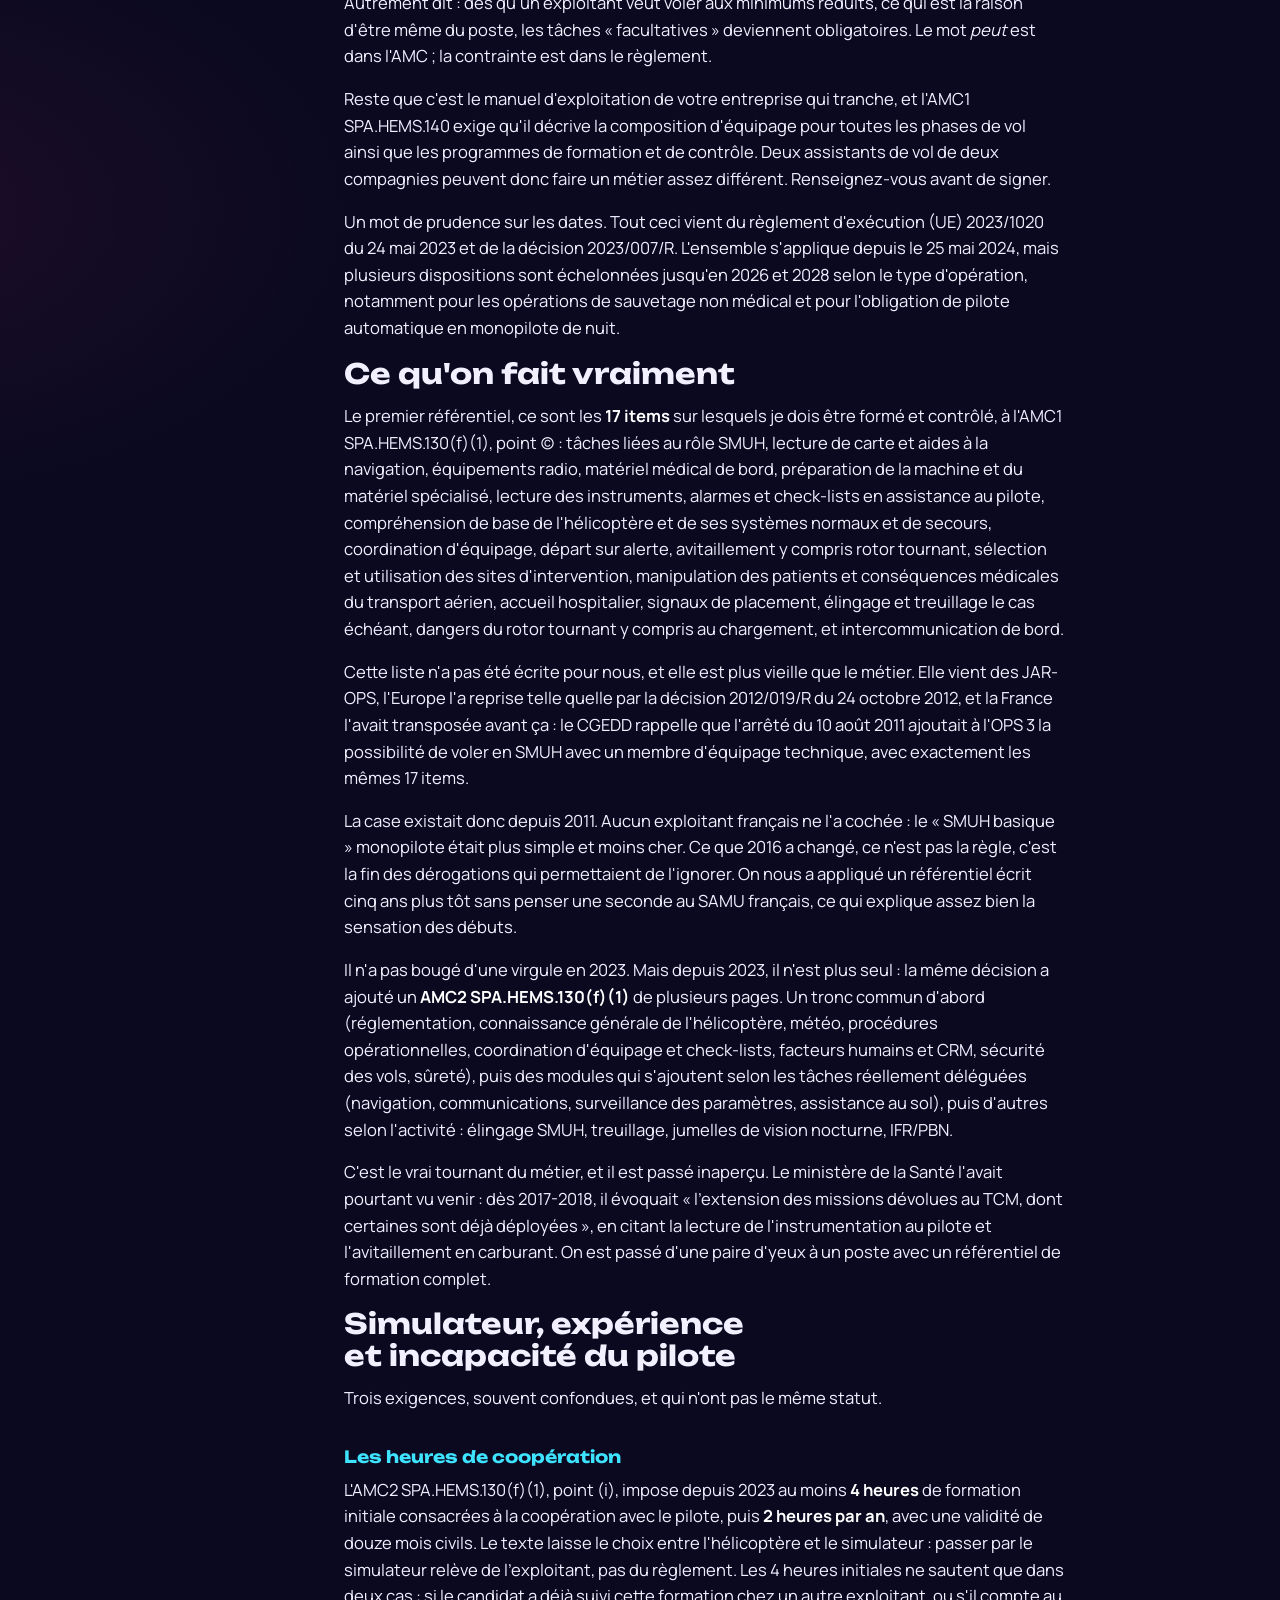
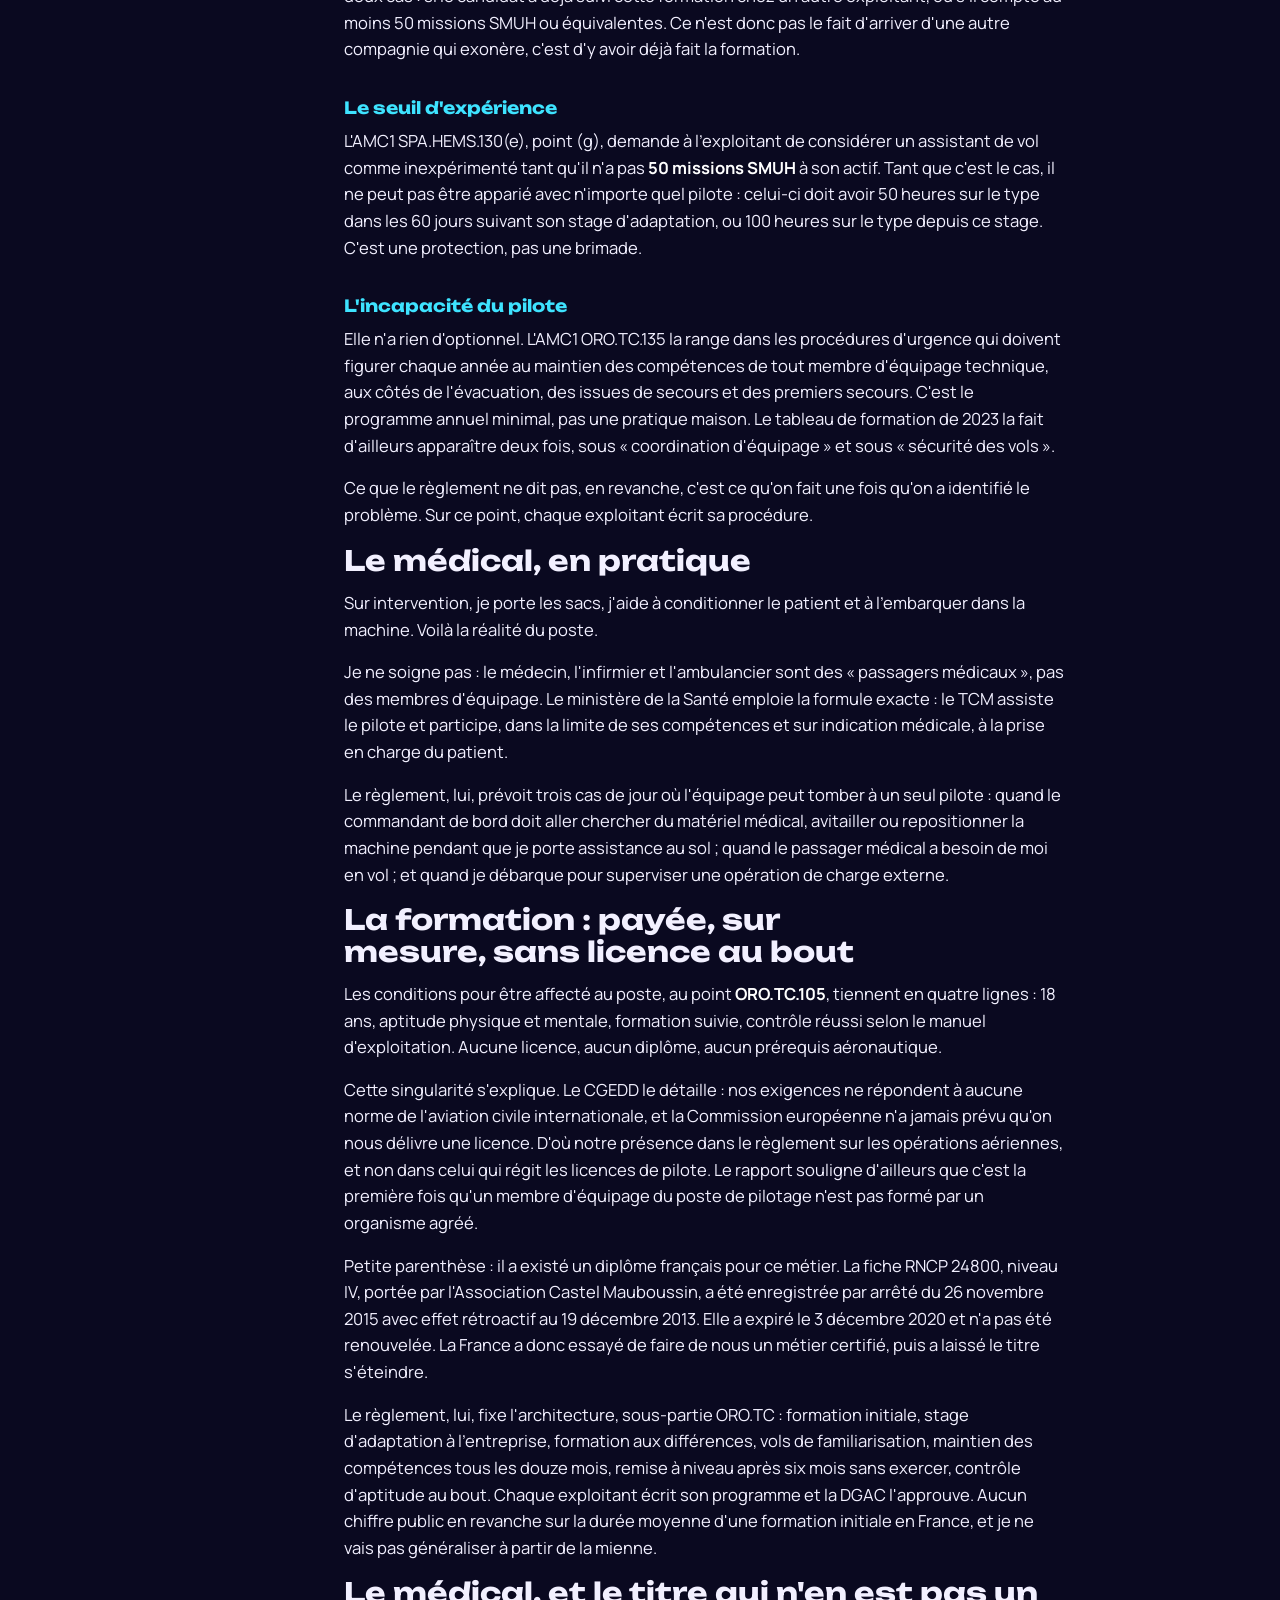
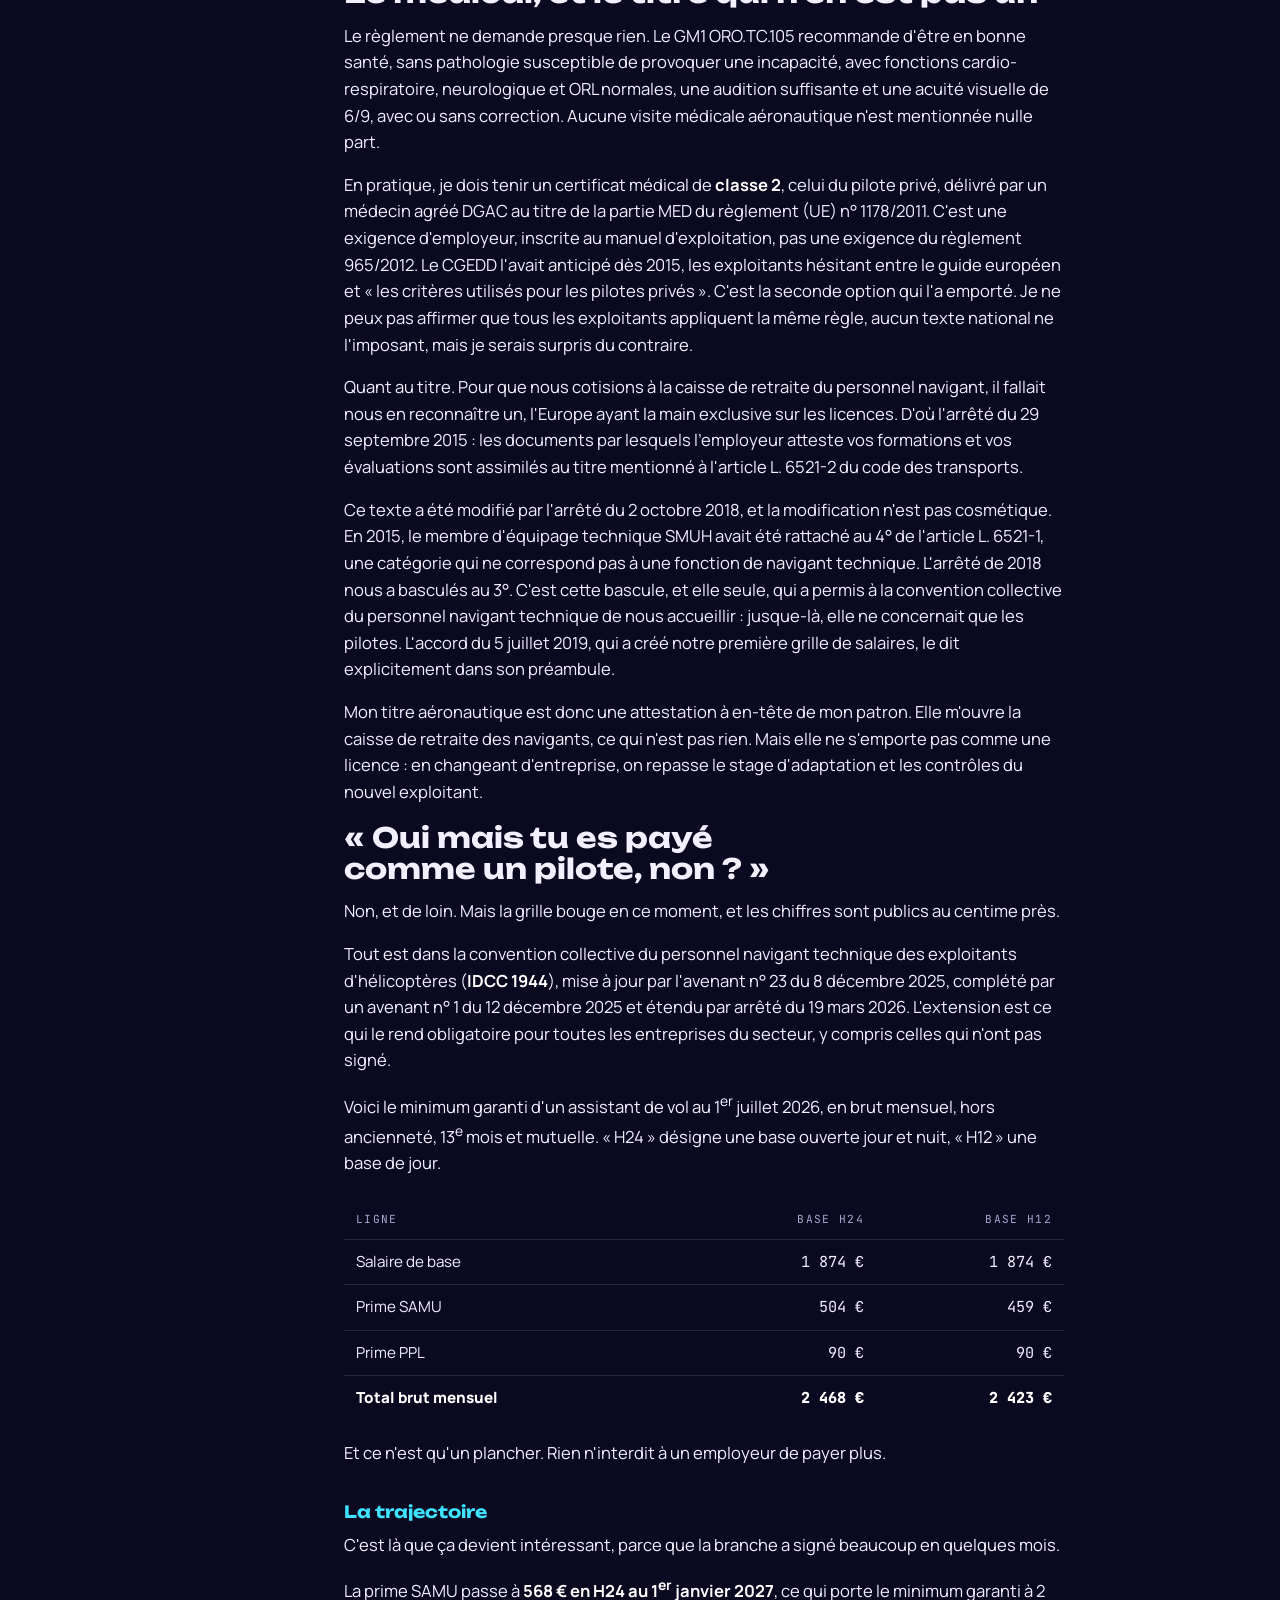
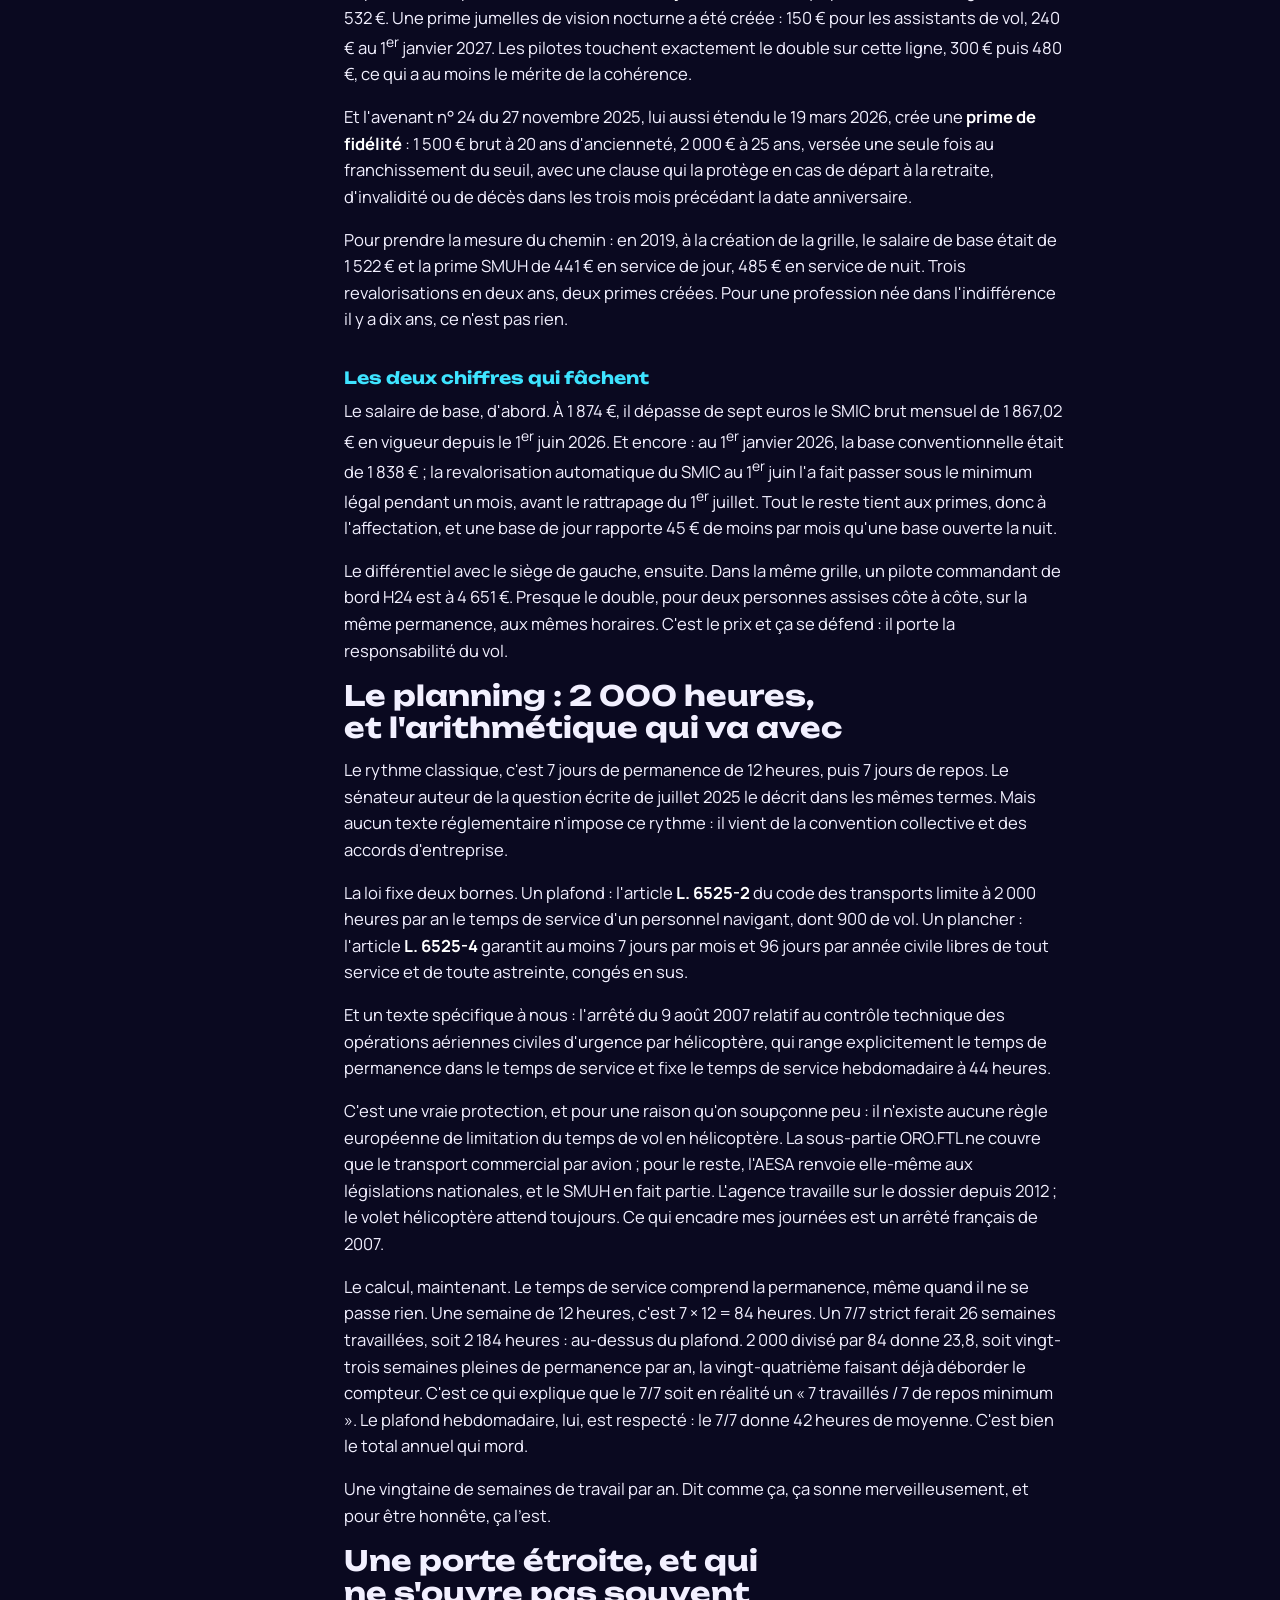
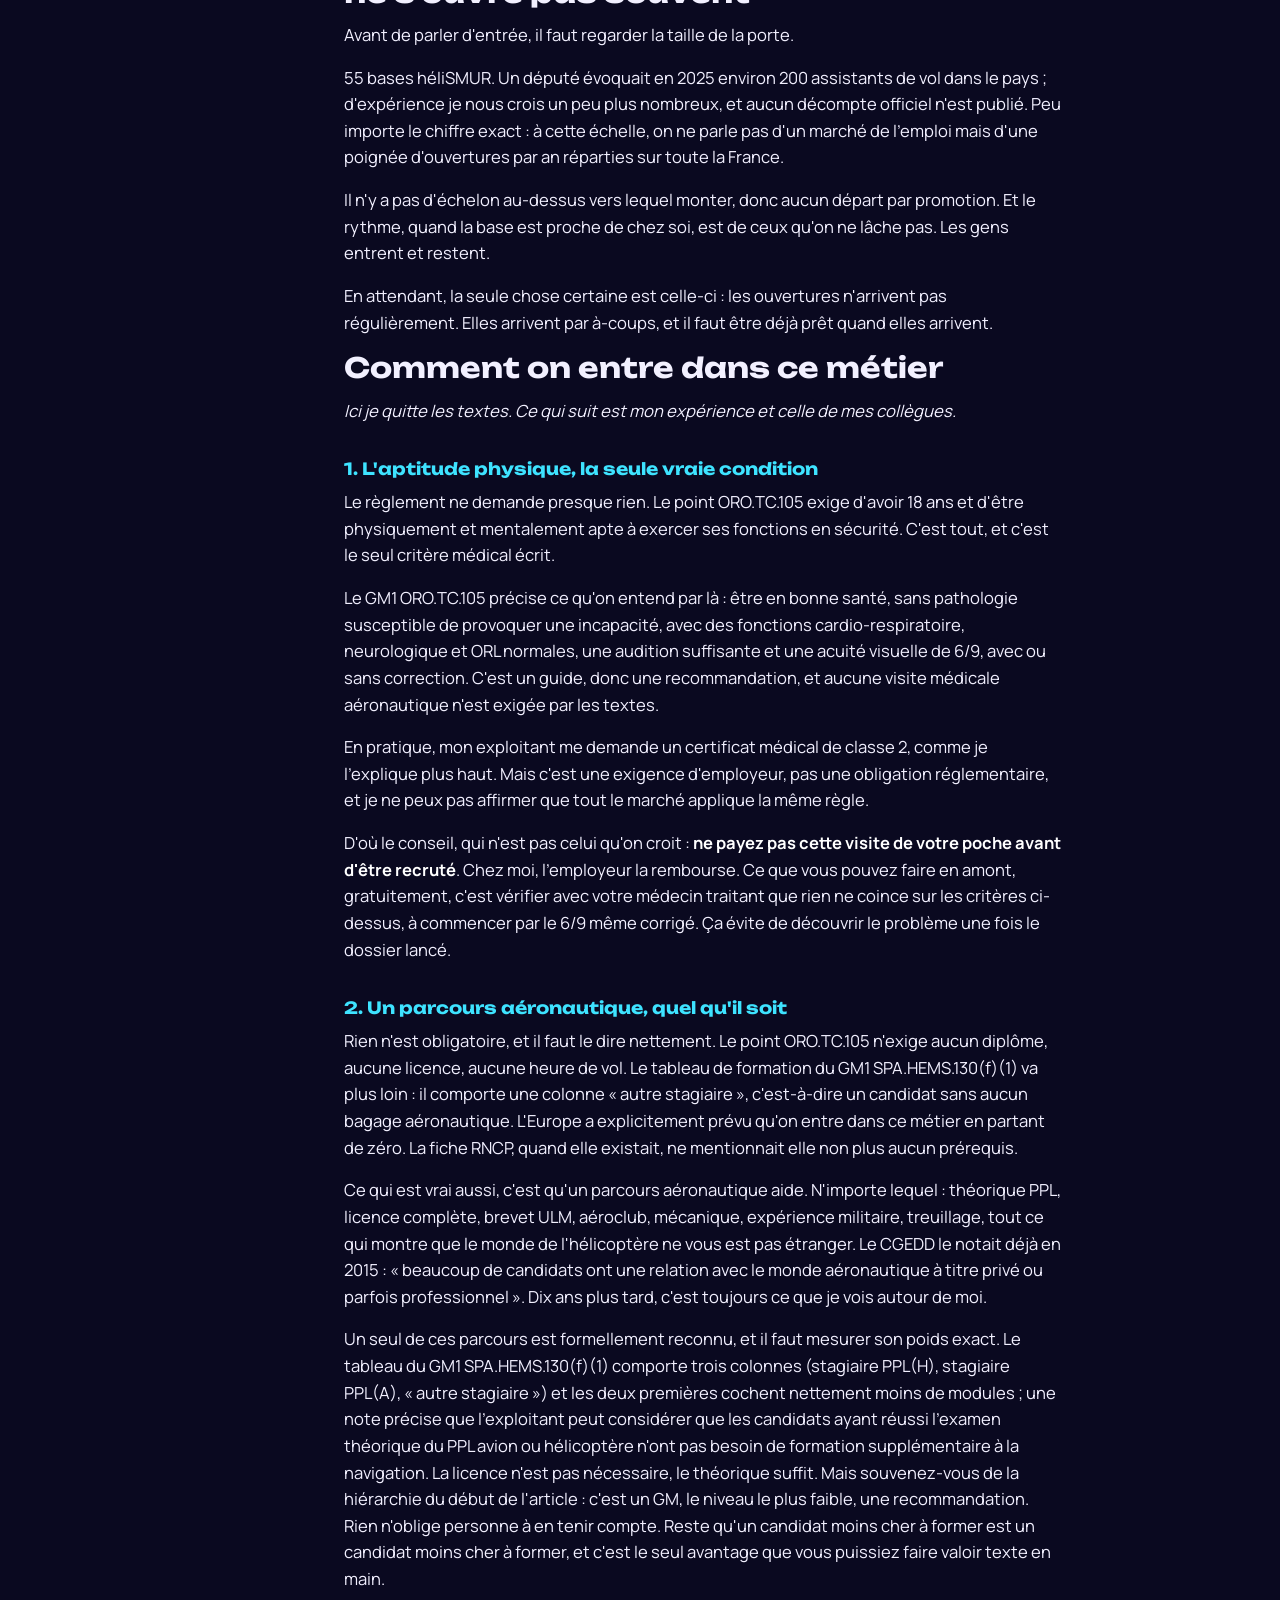
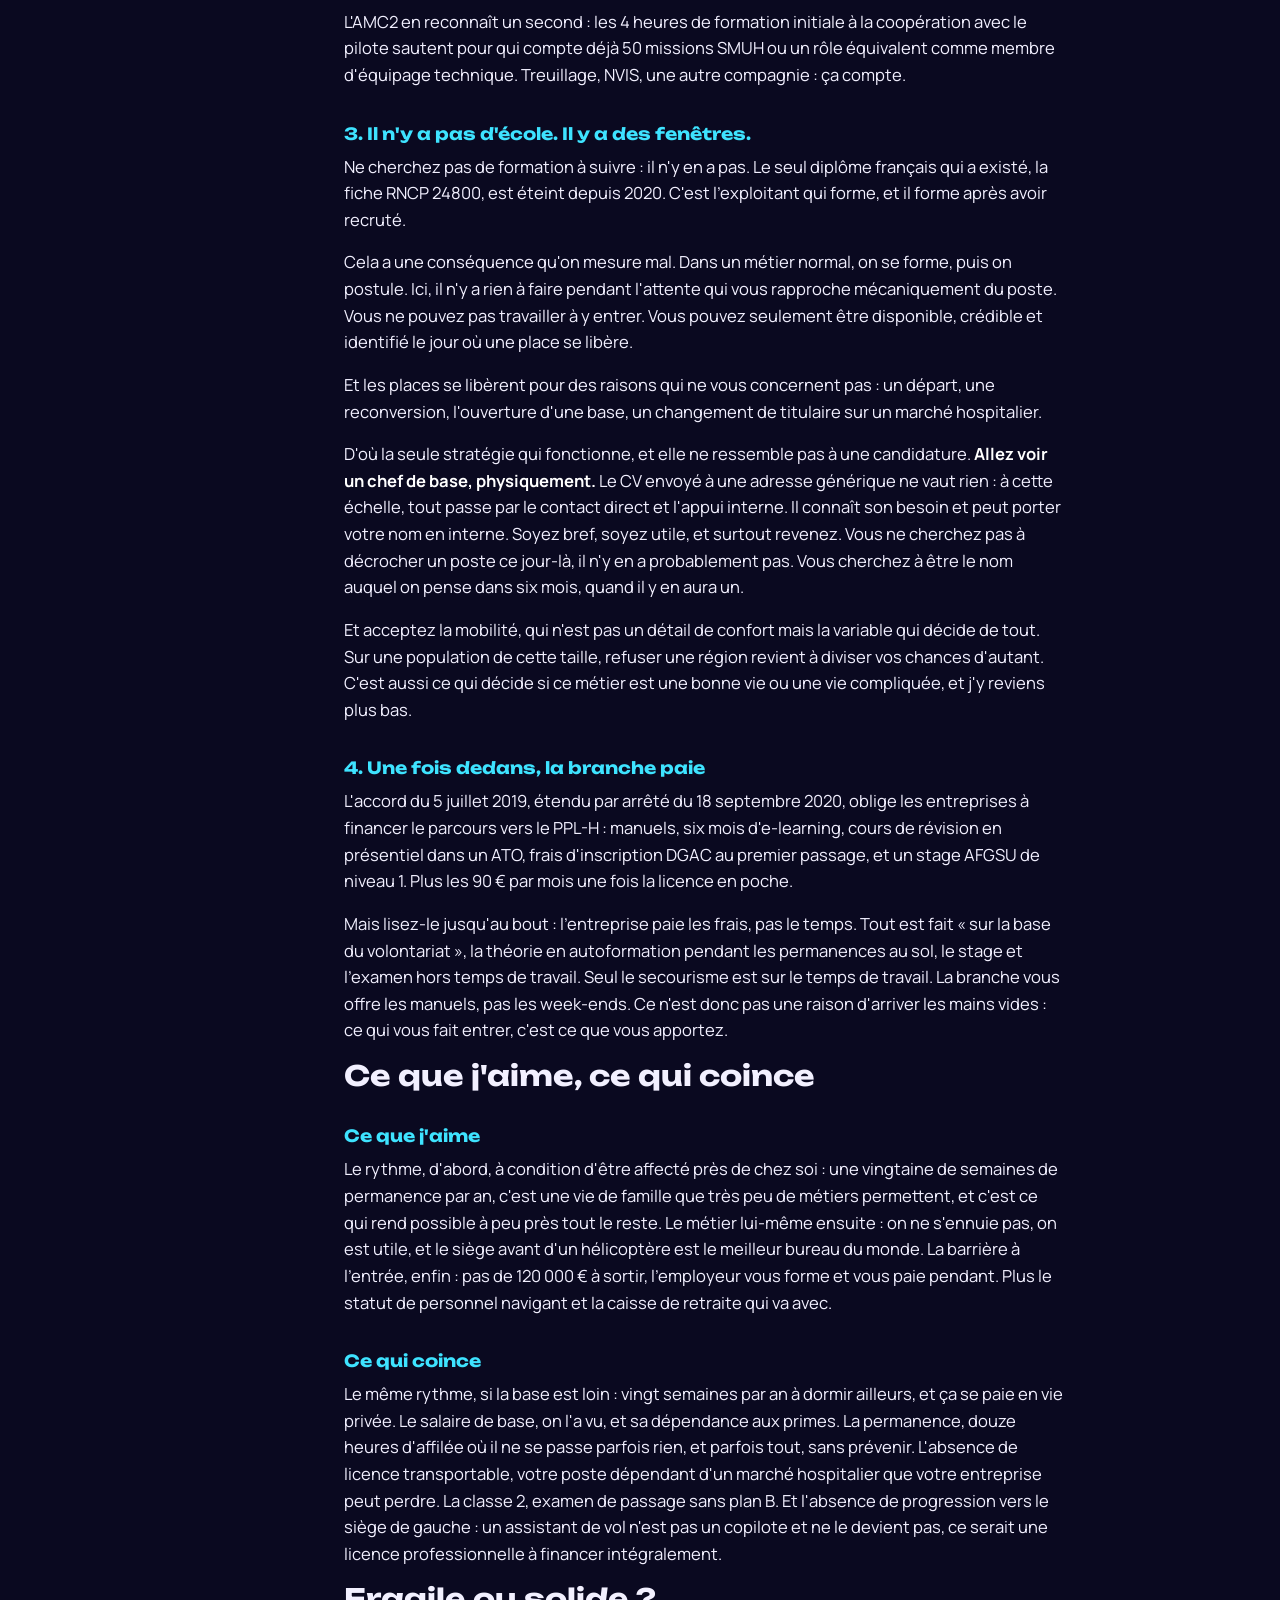
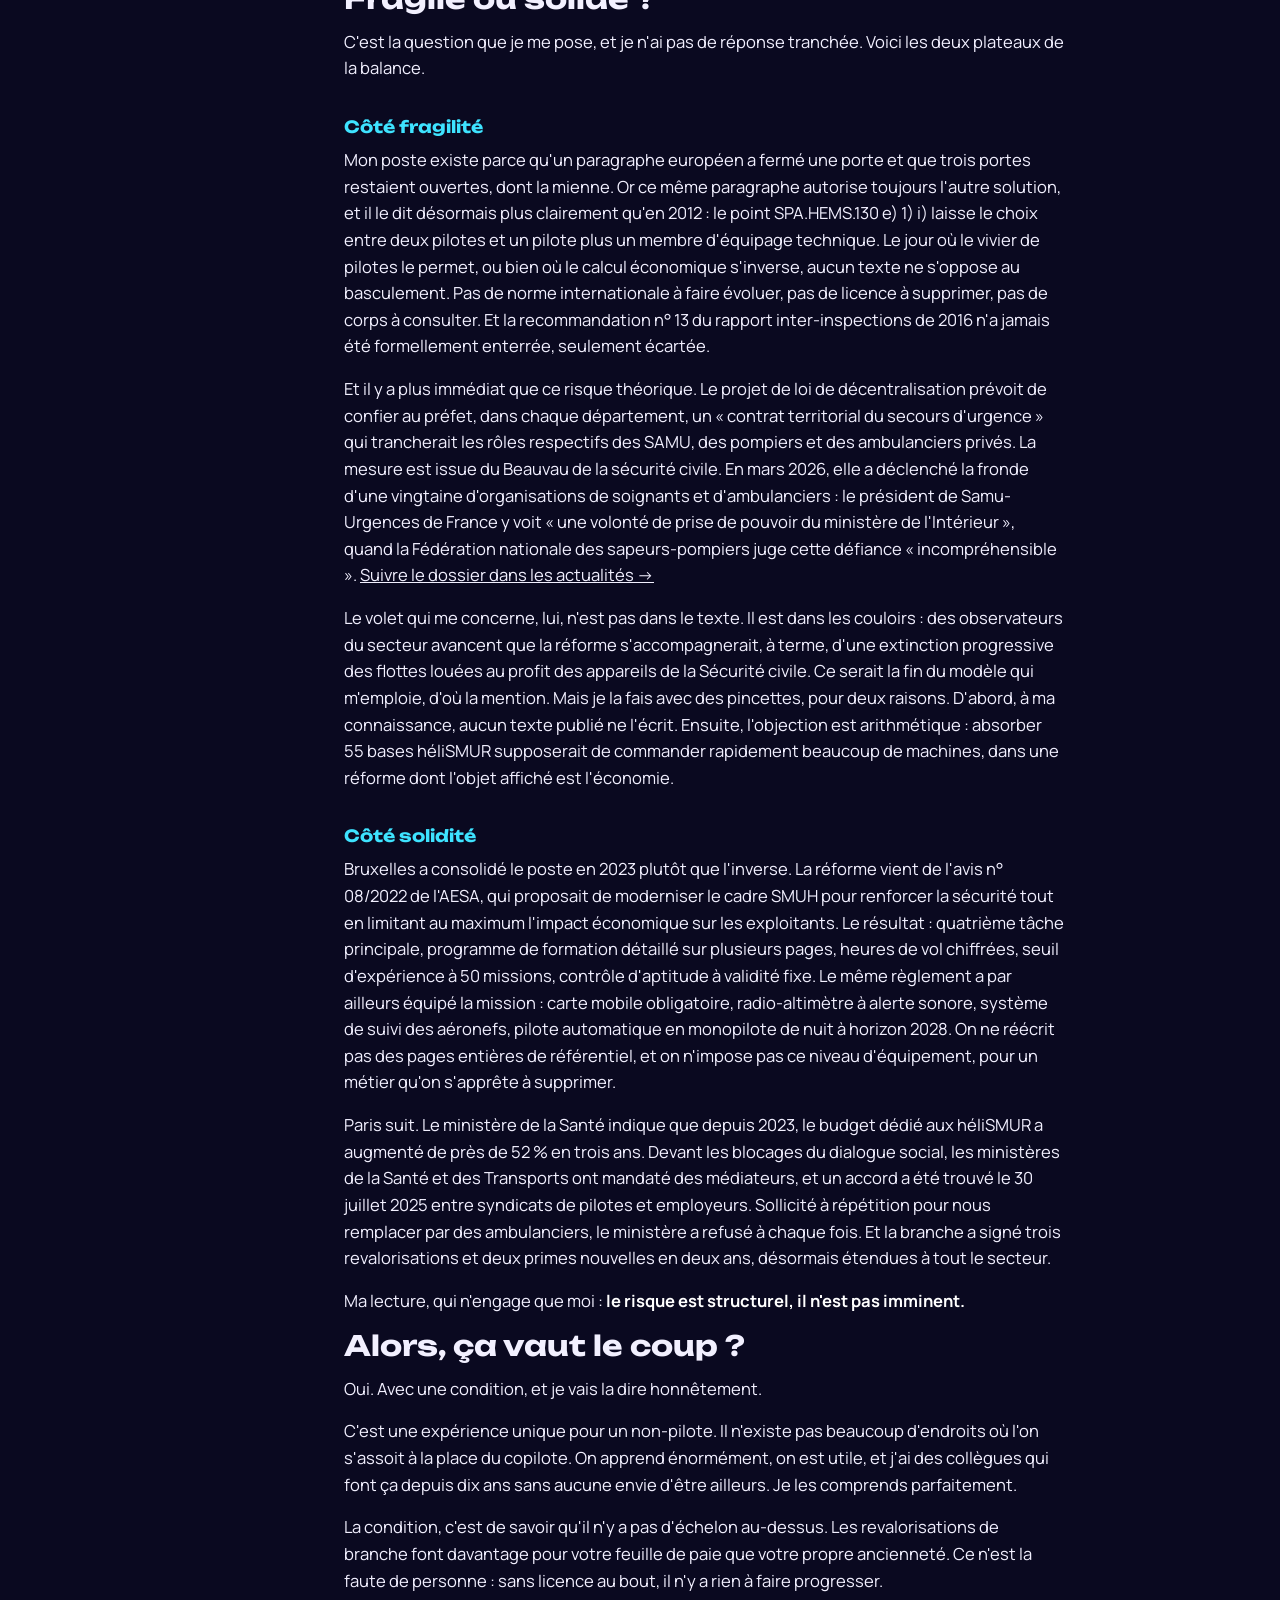
<file: metier/index.html>
<!doctype html>
<html lang="fr">
<head>
<meta charset="utf-8">
<meta name="viewport" content="width=device-width,initial-scale=1,viewport-fit=cover">
<title>Devenir assistant de vol héliSMUR : ce que disent les textes · Équipage héliSMUR</title>
<meta name="description" content="Le métier d'assistant de vol (membre d'équipage technique) de l'hélicoptère du SAMU : naissance du poste, quatre tâches, formation, médical, salaire, planning, et comment y entrer.">
<meta name="theme-color" content="#0a0920">
<link rel="icon" href="data:image/svg+xml,%3Csvg xmlns='http://www.w3.org/2000/svg' viewBox='0 0 32 32'%3E%3Crect width='32' height='32' rx='8' fill='%23ff3d8b'/%3E%3Cpath d='M13 7h6v6h6v6h-6v6h-6v-6H7v-6h6z' fill='%23fff'/%3E%3C/svg%3E">
<link rel="preconnect" href="https://fonts.googleapis.com">
<link rel="stylesheet" href="https://fonts.googleapis.com/css2?family=Unbounded:wght@500;700;800&family=Manrope:wght@400;500;600;700;800&family=JetBrains+Mono:wght@400;600&display=swap">
<link rel="stylesheet" href="../assets/style.css?v=202610192310">
<script>document.documentElement.classList.add('js')</script>
</head>
<body>
<header class="site-head">
  <div class="wrap">
    <a class="logo" href="../"><i>✚</i><span>Équipage héliSMUR<small>Pilotes · Assistants de vol</small></span></a>
    <button class="burger" type="button" aria-expanded="false" aria-controls="nav">Menu</button>
    <nav class="nav" id="nav">
      <a href="../">Accueil</a>
      <a href="../actualites/">Actualités</a>
      <a href="../reglementation/">Réglementation</a>
      <a href="../pilote/">Pilote</a>
      <a href="../metier/" aria-current="page">Assistant de vol</a>
      <a href="../bases/">Bases</a>
      <a href="../outils/">Outils</a>
    </nav>
  </div>
</header>

<main class="wrap">
  <section class="page-head">
    <div class="eyebrow" style="--c:var(--pink)">// Devenir assistant de vol · long format</div>
    <h1>Assistant de vol : ce que disent vraiment les textes, et <em>comment on y entre</em></h1>
    <p class="lead">Quatre tâches obligatoires, aucune licence, aucune école. Et un poste que personne n'avait réclamé, devenu en dix ans une vraie profession.</p>
    <div class="byline"><i>FD</i><div><b style="color:#fff">Florian Duport</b><br>Membre d'équipage technique SMUH · EC135 / H145 · SMUR 49 · 23 août 2026</div></div>
  </section>

  <div class="article-layout" style="margin-top:40px">
    <nav class="toc" aria-label="Sommaire">
      <b>Sommaire</b>
      <a href="#essentiel">L'essentiel</a>
      <a href="#noms">Trois noms, un siège</a>
      <a href="#employeur">Pas l'hôpital</a>
      <a href="#commencer">Par où commencer</a>
      <a href="#naissance">Un métier né d'une contrainte</a>
      <a href="#sable">Des sacs de sable</a>
      <a href="#taches">Les quatre tâches</a>
      <a href="#vraiment">Ce qu'on fait vraiment</a>
      <a href="#experience">Simulateur, expérience, incapacité</a>
      <a href="#medical-pratique">Le médical, en pratique</a>
      <a href="#formation">La formation</a>
      <a href="#titre">Le médical et le titre</a>
      <a href="#salaire">Le salaire</a>
      <a href="#planning">Le planning</a>
      <a href="#porte">Une porte étroite</a>
      <a href="#entrer">Comment on y entre</a>
      <a href="#aime">Ce que j'aime, ce qui coince</a>
      <a href="#fragile">Fragile ou solide ?</a>
      <a href="#conclusion">Ça vaut le coup ?</a>
    </nav>

    <article class="prose">
      <section id="essentiel">
        <p class="standfirst">Il n'y a pas d'école, pas de diplôme, pas de licence. Il y a 55 bases héliSMUR en France, quelques centaines de personnes qui occupent ce siège, et des carrières qui durent. C'est à peu près tout ce qu'il faut savoir avant de se demander comment on y entre.</p>
        <p>Ce métier attire beaucoup plus de gens qu'il n'en emploie. D'où cet article : ce que disent les textes, ce que dit la grille, et ce qu'il faut savoir avant d'y consacrer trois ans d'attente.</p>
        <p>Précision d'usage : je parle du SMUH, le service médical d'urgence par hélicoptère. L'hélicoptère du SAMU, qu'on appelle héliSMUR. Le même intitulé existe pour le travail aérien, avec d'autres contraintes que je connais mal. Et tout ceci vaut pour la France.</p>
      </section>

      <section id="noms">
        <h2>Trois noms pour un seul siège</h2>
        <p>Le nom réglementaire est <strong>membre d'équipage technique</strong>, au point 118 des définitions du règlement européen (UE) n° 965/2012, réécrit en 2023 : un membre d'équipage participant à des opérations SMUH, HEC SMUH, HHO ou NVIS, qui n'est ni équipage de conduite ni personnel de cabine, et à qui l'exploitant confie des tâches à bord ou au sol pour assister le pilote, éventuellement avec des équipements embarqués spécialisés.</p>
        <p>En anglais, <i>technical crew member</i>, d'où le <strong>TCM</strong> entendu sur toutes les bases. La convention collective écrit « MET/TCM ». Et le ministère de la Santé, dans sa réponse à la question écrite n° 05876 au Sénat, emploie « <strong>assistant de vol</strong> ».</p>
        <p>Je précise, parce que la confusion est réelle : l'arrêté du 29 septembre 2015 définit séparément le membre d'équipage technique SMUH, qui assiste le pilote, et son cousin HHO, qui assure les tâches liées au treuil. On peut cumuler les deux, ce n'est pas la même formation.</p>
      </section>

      <section id="employeur">
        <h2>Et je ne travaille pas pour l'hôpital</h2>
        <p>C'est le malentendu le plus fréquent, et il explique beaucoup de choses.</p>
        <p>L'hélicoptère est jaune ou blanc, il porte le logo du SAMU, il décolle d'un toit d'hôpital. Mais le pilote et moi sommes salariés d'une société privée. Le ministère de la Santé le résume sans détour : à la différence des flottes d'État, les groupements d'établissements de santé contractent avec des opérateurs privés, la prestation comprenant l'hélicoptère, l'équipage (pilote et assistant de vol) et la maintenance. Le CGEDD chiffre la durée de ces marchés entre 4 et 10 ans. Le médecin, l'infirmier et l'ambulancier, eux, sont hospitaliers. Deux employeurs dans la même machine, et ça se passe bien.</p>
        <p>Le ministère ajoute un point qui compte pour nous : dans leurs appels d'offres, les établissements de santé inscrivent au cahier des charges l'obligation de respecter la convention collective. Ma grille de salaire n'est donc pas qu'une affaire entre mon patron et les syndicats, elle est adossée à une commande publique.</p>
        <p>Si vous voulez ce métier, ne postulez pas au CHU. Postulez chez l'exploitant. Trois opérateurs se partagent aujourd'hui l'essentiel du marché français : <strong>Babcock</strong>, <strong>SAF</strong> et <strong>Mont Blanc Hélicoptères</strong> (groupe HBG, avec HDF). Cette liste peut bouger au gré des appels d'offres.</p>
      </section>

      <section id="commencer">
        <div class="keybox" style="--c:var(--pink)">
          <h4>Par où commencer, en six lignes</h4>
          <ol>
            <li><strong>Vérifiez votre aptitude physique.</strong> C'est la seule condition que le règlement pose vraiment.</li>
            <li><strong>Soignez votre parcours aéronautique</strong>, quel qu'il soit. Rien n'est obligatoire, mais tout compte : PPL (théorique, pratique…), brevet ULM, mécanique, expérience militaire.</li>
            <li><strong>Acceptez la mobilité.</strong> 55 bases dans le pays : vous ne choisirez pas votre région, et probablement pas votre date.</li>
            <li><strong>Allez voir un chef de base</strong>, un pilote ou un TCM. Physiquement. Le CV envoyé à une adresse générique ne vaut rien.</li>
            <li><strong>Ne cherchez pas d'école.</strong> Il n'y en a pas. C'est l'exploitant qui forme, et il forme après vous avoir recruté.</li>
            <li><strong>Jouez long.</strong> Il n'y a rien à faire qui vous rapproche mécaniquement du poste, seulement à être prêt quand une place s'ouvre.</li>
          </ol>
        </div>
      </section>

      <section id="naissance">
        <h2>Un métier né d'une contrainte</h2>
        <p>Jusqu'en 2016, les hélicoptères du SAMU volaient en France avec un seul pilote à bord.</p>
        <p>Le rapport n° 010268-01 du CGEDD, remis en octobre 2015, raconte la suite. Le règlement européen imposait un équipage à deux depuis 2012. La France a utilisé la période transitoire, puis la DGAC a accordé à chaque exploitant des dérogations provisoires courant du 28 octobre 2014 au 31 décembre 2015. L'agence européenne de la sécurité aérienne a rendu un avis négatif, la Commission a fait savoir qu'elle suivrait cet avis, et la DGAC n'a pas prorogé. Fin de partie.</p>
        <p>Ces éléments ne viennent pas d'un couloir : ils sont écrits dans l'instruction n° DGOS/R2/2015/333 du 10 novembre 2015, le texte français qui a organisé la bascule et qui porte, en mots-clés, « membre d'équipage technique – assistant de vol ».</p>
        <p>Trois options restaient : un deuxième pilote, un membre d'équipage technique, ou un soignant formé à ce rôle.</p>
        <p>La première était impraticable. Au 30 septembre 2015, la DGAC recensait 219 titulaires de la licence de pilote de ligne hélicoptère dans tout le pays, presque tous employés. Il en aurait fallu 150 d'un coup. La troisième, former un infirmier du SMUR à la fonction, a été examinée puis écartée par le groupe de travail. Les cinq exploitants de l'époque ont donc tous choisi la deuxième, et le métier est né le <strong>1<sup>er</sup> janvier 2016</strong>.</p>
        <p>Le coût était assumé. Le CGEDD l'estimait avant coup à un renchérissement d'environ 15 %. Après coup, le rapport inter-inspections « Les hélicoptères de service public », revue de dépenses 2016 signée par l'IGA, l'Igas, le Contrôle général économique et financier et le Contrôle général des armées, chiffre l'augmentation à environ 10 %, soit 9 millions d'euros. Le ministère de la Santé confirmera le montant en réponse écrite à l'Assemblée nationale, en précisant qu'un abondement de 9 millions d'euros de la mission d'intérêt général finançant les SMUR a neutralisé le surcoût pour les hôpitaux. Trois sources, même ordre de grandeur.</p>
        <p>Plus une vingtaine de minutes d'autonomie en moins, puisque je pèse forfaitairement 85 kg qu'il faut prendre sur le carburant ou le matériel.</p>
      </section>

      <section id="sable">
        <h2>Au début, on était considérés comme des sacs de sable</h2>
        <p>Je le dis sans amertume, parce que c'était à peu près exact. Le CGEDD relevait en 2015 que les exploitants comptaient d'abord s'en tenir à trois tâches fondamentales. Les hôpitaux, eux, nous comptaient en heures d'inactivité. Et sur la fiche de masse et centrage, un assistant de vol, c'est un forfait de 85 kg qui remplace du kérosène.</p>
        <p>Autant dire que l'accueil a été chaleureux.</p>
        <p>Côté hôpitaux, ce n'était pas seulement l'humeur du terrain : c'était une recommandation officielle. Le rapport inter-inspections proposait, à sa recommandation n° 13, de recourir aux ambulanciers du SMUR comme assistants de vol, avec à la clé une économie annuelle estimée à 8 millions d'euros. Plusieurs parlementaires l'ont relayée sur deux législatures : questions écrites n° 102509 et n° 102510, puis n° 637, n° 700 et n° 1011. L'une d'elles nous crédite de « 7 910 heures d'inactivité par an ».</p>
        <p>Le ministère a répondu à chaque fois que la professionnalisation du poste rendait difficile de l'ouvrir à d'autres profils, en rappelant au passage que l'article D. 6124-13 du code de la santé publique fixe l'équipe SMUR à au moins un médecin, un infirmier et un conducteur ou pilote.</p>
        <p>Côté pilotes, le 29 avril 2014, Aerobuzz titrait « Des pilotes d'hélicoptères sanitaires s'opposent au projet d'assistant de vol ». La DGAC venait d'approuver l'idée de former des médecins ou des infirmiers à la fonction, et un syndicat refusait de voir du personnel soignant assister le pilote.</p>
        <p>Voilà pour la naissance. Un poste que les hôpitaux trouvaient cher, que deux inspections générales proposaient de supprimer avant même qu'il ait un an, que les pilotes ne réclamaient pas, et que personne en France n'avait demandé. Dix ans plus tard, il a tenu, il s'est structuré, et c'est le sujet de tout ce qui suit.</p>
      </section>

      <section id="taches">
        <h2>Ce que l'Europe me demande : quatre tâches</h2>
        <blockquote><strong>Comment lire un texte aéronautique.</strong> Le règlement est le texte contraignant. À côté, l'agence européenne publie des moyens acceptables de conformité, les « AMC » : pas obligatoires au sens strict, mais un exploitant qui s'en écarte doit démontrer qu'il fait aussi bien autrement. La DGAC a annoncé dès 2015 qu'elle ne travaillerait sur aucune AMC alternative, autant dire que personne ne s'en écarte. Puis des guides, les « GM », qui ne sont que des recommandations. Retenez l'ordre : règlement, AMC, guide. Les codes du type SPA.HEMS.130 ne sont que des numéros de paragraphe.</blockquote>
        <p>Le règlement, au point <strong>SPA.HEMS.130 e) 1)</strong>, dit ceci : de jour, la composition minimale de l'équipage comprend soit deux pilotes, soit un pilote et un membre d'équipage technique SMUH. Retenez cette alternative, j'y reviens à la fin.</p>
        <p>C'est l'<strong>AMC1 SPA.HEMS.130(e)</strong>, point (b), dans sa version issue de la décision 2023/007/R, qui définit mes quatre tâches principales : assister le commandant de bord dans</p>
        <ol>
          <li>l'anti-collision ;</li>
          <li>la sélection de l'aire de poser ;</li>
          <li>la détection des obstacles en approche et au décollage ;</li>
          <li>et, nouveauté de 2023, la lecture des check-lists quand je suis assis à l'avant.</li>
        </ol>
        <p>Le même AMC ajoute, au point (c), que le commandant de bord <em>peut</em> me déléguer d'autres tâches : navigation, sélection des moyens de radionavigation, radiocommunications si je suis qualifié et licencié, check-lists depuis la cabine, suivi des paramètres. Le point (d) y ajoute les tâches au sol : préparation de la machine et du matériel médical, sécurité rotor tournant, gestion du public, embarquement, débarquement, avitaillement.</p>
        <p>Notez le verbe. <em>Peut</em>. Sauf que c'est là que 2023 change tout.</p>
        <p>Le nouveau <strong>SPA.HEMS.120 c)</strong>, qui relève du règlement et non de l'AMC, réserve les minimums réduits à deux configurations : l'exploitation multipilote, ou l'exploitation monopilote avec un membre d'équipage technique assis à l'avant, « dûment qualifié et chargé d'atténuer le risque supplémentaire ». Et l'AMC1 SPA.HEMS.120(c)(2) précise ce que « dûment qualifié » veut dire : formé aux quatre blocs (tâches principales, navigation, communications, surveillance des paramètres) et effectivement chargé de les assurer.</p>
        <p>Autrement dit : dès qu'un exploitant veut voler aux minimums réduits, ce qui est la raison d'être même du poste, les tâches « facultatives » deviennent obligatoires. Le mot <em>peut</em> est dans l'AMC ; la contrainte est dans le règlement.</p>
        <p>Reste que c'est le manuel d'exploitation de votre entreprise qui tranche, et l'AMC1 SPA.HEMS.140 exige qu'il décrive la composition d'équipage pour toutes les phases de vol ainsi que les programmes de formation et de contrôle. Deux assistants de vol de deux compagnies peuvent donc faire un métier assez différent. Renseignez-vous avant de signer.</p>
        <p>Un mot de prudence sur les dates. Tout ceci vient du règlement d'exécution (UE) 2023/1020 du 24 mai 2023 et de la décision 2023/007/R. L'ensemble s'applique depuis le 25 mai 2024, mais plusieurs dispositions sont échelonnées jusqu'en 2026 et 2028 selon le type d'opération, notamment pour les opérations de sauvetage non médical et pour l'obligation de pilote automatique en monopilote de nuit.</p>
      </section>

      <section id="vraiment">
        <h2>Ce qu'on fait vraiment</h2>
        <p>Le premier référentiel, ce sont les <strong>17 items</strong> sur lesquels je dois être formé et contrôlé, à l'AMC1 SPA.HEMS.130(f)(1), point (c) : tâches liées au rôle SMUH, lecture de carte et aides à la navigation, équipements radio, matériel médical de bord, préparation de la machine et du matériel spécialisé, lecture des instruments, alarmes et check-lists en assistance au pilote, compréhension de base de l'hélicoptère et de ses systèmes normaux et de secours, coordination d'équipage, départ sur alerte, avitaillement y compris rotor tournant, sélection et utilisation des sites d'intervention, manipulation des patients et conséquences médicales du transport aérien, accueil hospitalier, signaux de placement, élingage et treuillage le cas échéant, dangers du rotor tournant y compris au chargement, et intercommunication de bord.</p>
        <p>Cette liste n'a pas été écrite pour nous, et elle est plus vieille que le métier. Elle vient des JAR-OPS, l'Europe l'a reprise telle quelle par la décision 2012/019/R du 24 octobre 2012, et la France l'avait transposée avant ça : le CGEDD rappelle que l'arrêté du 10 août 2011 ajoutait à l'OPS 3 la possibilité de voler en SMUH avec un membre d'équipage technique, avec exactement les mêmes 17 items.</p>
        <p>La case existait donc depuis 2011. Aucun exploitant français ne l'a cochée : le « SMUH basique » monopilote était plus simple et moins cher. Ce que 2016 a changé, ce n'est pas la règle, c'est la fin des dérogations qui permettaient de l'ignorer. On nous a appliqué un référentiel écrit cinq ans plus tôt sans penser une seconde au SAMU français, ce qui explique assez bien la sensation des débuts.</p>
        <p>Il n'a pas bougé d'une virgule en 2023. Mais depuis 2023, il n'est plus seul : la même décision a ajouté un <strong>AMC2 SPA.HEMS.130(f)(1)</strong> de plusieurs pages. Un tronc commun d'abord (réglementation, connaissance générale de l'hélicoptère, météo, procédures opérationnelles, coordination d'équipage et check-lists, facteurs humains et CRM, sécurité des vols, sûreté), puis des modules qui s'ajoutent selon les tâches réellement déléguées (navigation, communications, surveillance des paramètres, assistance au sol), puis d'autres selon l'activité : élingage SMUH, treuillage, jumelles de vision nocturne, IFR/PBN.</p>
        <p>C'est le vrai tournant du métier, et il est passé inaperçu. Le ministère de la Santé l'avait pourtant vu venir : dès 2017-2018, il évoquait « l'extension des missions dévolues au TCM, dont certaines sont déjà déployées », en citant la lecture de l'instrumentation au pilote et l'avitaillement en carburant. On est passé d'une paire d'yeux à un poste avec un référentiel de formation complet.</p>
      </section>

      <section id="experience">
        <h2>Simulateur, expérience et incapacité du pilote</h2>
        <p>Trois exigences, souvent confondues, et qui n'ont pas le même statut.</p>
        <h3>Les heures de coopération</h3>
        <p>L'AMC2 SPA.HEMS.130(f)(1), point (i), impose depuis 2023 au moins <strong>4 heures</strong> de formation initiale consacrées à la coopération avec le pilote, puis <strong>2 heures par an</strong>, avec une validité de douze mois civils. Le texte laisse le choix entre l'hélicoptère et le simulateur : passer par le simulateur relève de l'exploitant, pas du règlement. Les 4 heures initiales ne sautent que dans deux cas : si le candidat a déjà suivi cette formation chez un autre exploitant, ou s'il compte au moins 50 missions SMUH ou équivalentes. Ce n'est donc pas le fait d'arriver d'une autre compagnie qui exonère, c'est d'y avoir déjà fait la formation.</p>
        <h3>Le seuil d'expérience</h3>
        <p>L'AMC1 SPA.HEMS.130(e), point (g), demande à l'exploitant de considérer un assistant de vol comme inexpérimenté tant qu'il n'a pas <strong>50 missions SMUH</strong> à son actif. Tant que c'est le cas, il ne peut pas être apparié avec n'importe quel pilote : celui-ci doit avoir 50 heures sur le type dans les 60 jours suivant son stage d'adaptation, ou 100 heures sur le type depuis ce stage. C'est une protection, pas une brimade.</p>
        <h3>L'incapacité du pilote</h3>
        <p>Elle n'a rien d'optionnel. L'AMC1 ORO.TC.135 la range dans les procédures d'urgence qui doivent figurer chaque année au maintien des compétences de tout membre d'équipage technique, aux côtés de l'évacuation, des issues de secours et des premiers secours. C'est le programme annuel minimal, pas une pratique maison. Le tableau de formation de 2023 la fait d'ailleurs apparaître deux fois, sous « coordination d'équipage » et sous « sécurité des vols ».</p>
        <p>Ce que le règlement ne dit pas, en revanche, c'est ce qu'on fait une fois qu'on a identifié le problème. Sur ce point, chaque exploitant écrit sa procédure.</p>
      </section>

      <section id="medical-pratique">
        <h2>Le médical, en pratique</h2>
        <p>Sur intervention, je porte les sacs, j'aide à conditionner le patient et à l'embarquer dans la machine. Voilà la réalité du poste.</p>
        <p>Je ne soigne pas : le médecin, l'infirmier et l'ambulancier sont des « passagers médicaux », pas des membres d'équipage. Le ministère de la Santé emploie la formule exacte : le TCM assiste le pilote et participe, dans la limite de ses compétences et sur indication médicale, à la prise en charge du patient.</p>
        <p>Le règlement, lui, prévoit trois cas de jour où l'équipage peut tomber à un seul pilote : quand le commandant de bord doit aller chercher du matériel médical, avitailler ou repositionner la machine pendant que je porte assistance au sol ; quand le passager médical a besoin de moi en vol ; et quand je débarque pour superviser une opération de charge externe.</p>
      </section>

      <section id="formation">
        <h2>La formation : payée, sur mesure, sans licence au bout</h2>
        <p>Les conditions pour être affecté au poste, au point <strong>ORO.TC.105</strong>, tiennent en quatre lignes : 18 ans, aptitude physique et mentale, formation suivie, contrôle réussi selon le manuel d'exploitation. Aucune licence, aucun diplôme, aucun prérequis aéronautique.</p>
        <p>Cette singularité s'explique. Le CGEDD le détaille : nos exigences ne répondent à aucune norme de l'aviation civile internationale, et la Commission européenne n'a jamais prévu qu'on nous délivre une licence. D'où notre présence dans le règlement sur les opérations aériennes, et non dans celui qui régit les licences de pilote. Le rapport souligne d'ailleurs que c'est la première fois qu'un membre d'équipage du poste de pilotage n'est pas formé par un organisme agréé.</p>
        <p>Petite parenthèse : il a existé un diplôme français pour ce métier. La fiche RNCP 24800, niveau IV, portée par l'Association Castel Mauboussin, a été enregistrée par arrêté du 26 novembre 2015 avec effet rétroactif au 19 décembre 2013. Elle a expiré le 3 décembre 2020 et n'a pas été renouvelée. La France a donc essayé de faire de nous un métier certifié, puis a laissé le titre s'éteindre.</p>
        <p>Le règlement, lui, fixe l'architecture, sous-partie ORO.TC : formation initiale, stage d'adaptation à l'entreprise, formation aux différences, vols de familiarisation, maintien des compétences tous les douze mois, remise à niveau après six mois sans exercer, contrôle d'aptitude au bout. Chaque exploitant écrit son programme et la DGAC l'approuve. Aucun chiffre public en revanche sur la durée moyenne d'une formation initiale en France, et je ne vais pas généraliser à partir de la mienne.</p>
      </section>

      <section id="titre">
        <h2>Le médical, et le titre qui n'en est pas un</h2>
        <p>Le règlement ne demande presque rien. Le GM1 ORO.TC.105 recommande d'être en bonne santé, sans pathologie susceptible de provoquer une incapacité, avec fonctions cardio-respiratoire, neurologique et ORL normales, une audition suffisante et une acuité visuelle de 6/9, avec ou sans correction. Aucune visite médicale aéronautique n'est mentionnée nulle part.</p>
        <p>En pratique, je dois tenir un certificat médical de <strong>classe 2</strong>, celui du pilote privé, délivré par un médecin agréé DGAC au titre de la partie MED du règlement (UE) n° 1178/2011. C'est une exigence d'employeur, inscrite au manuel d'exploitation, pas une exigence du règlement 965/2012. Le CGEDD l'avait anticipé dès 2015, les exploitants hésitant entre le guide européen et « les critères utilisés pour les pilotes privés ». C'est la seconde option qui l'a emporté. Je ne peux pas affirmer que tous les exploitants appliquent la même règle, aucun texte national ne l'imposant, mais je serais surpris du contraire.</p>
        <p>Quant au titre. Pour que nous cotisions à la caisse de retraite du personnel navigant, il fallait nous en reconnaître un, l'Europe ayant la main exclusive sur les licences. D'où l'arrêté du 29 septembre 2015 : les documents par lesquels l'employeur atteste vos formations et vos évaluations sont assimilés au titre mentionné à l'article L. 6521-2 du code des transports.</p>
        <p>Ce texte a été modifié par l'arrêté du 2 octobre 2018, et la modification n'est pas cosmétique. En 2015, le membre d'équipage technique SMUH avait été rattaché au 4° de l'article L. 6521-1, une catégorie qui ne correspond pas à une fonction de navigant technique. L'arrêté de 2018 nous a basculés au 3°. C'est cette bascule, et elle seule, qui a permis à la convention collective du personnel navigant technique de nous accueillir : jusque-là, elle ne concernait que les pilotes. L'accord du 5 juillet 2019, qui a créé notre première grille de salaires, le dit explicitement dans son préambule.</p>
        <p>Mon titre aéronautique est donc une attestation à en-tête de mon patron. Elle m'ouvre la caisse de retraite des navigants, ce qui n'est pas rien. Mais elle ne s'emporte pas comme une licence : en changeant d'entreprise, on repasse le stage d'adaptation et les contrôles du nouvel exploitant.</p>
      </section>

      <section id="salaire">
        <h2>« Oui mais tu es payé comme un pilote, non ? »</h2>
        <p>Non, et de loin. Mais la grille bouge en ce moment, et les chiffres sont publics au centime près.</p>
        <p>Tout est dans la convention collective du personnel navigant technique des exploitants d'hélicoptères (<strong>IDCC 1944</strong>), mise à jour par l'avenant n° 23 du 8 décembre 2025, complété par un avenant n° 1 du 12 décembre 2025 et étendu par arrêté du 19 mars 2026. L'extension est ce qui le rend obligatoire pour toutes les entreprises du secteur, y compris celles qui n'ont pas signé.</p>
        <p>Voici le minimum garanti d'un assistant de vol au 1<sup>er</sup> juillet 2026, en brut mensuel, hors ancienneté, 13<sup>e</sup> mois et mutuelle. « H24 » désigne une base ouverte jour et nuit, « H12 » une base de jour.</p>
        <div class="table-scroll">
          <table class="pay">
            <thead><tr><th>Ligne</th><th style="text-align:right">Base H24</th><th style="text-align:right">Base H12</th></tr></thead>
            <tbody>
              <tr><td>Salaire de base</td><td class="n">1 874 €</td><td class="n">1 874 €</td></tr>
              <tr><td>Prime SAMU</td><td class="n">504 €</td><td class="n">459 €</td></tr>
              <tr><td>Prime PPL</td><td class="n">90 €</td><td class="n">90 €</td></tr>
              <tr class="tot"><td>Total brut mensuel</td><td class="n">2 468 €</td><td class="n">2 423 €</td></tr>
            </tbody>
          </table>
        </div>
        <p>Et ce n'est qu'un plancher. Rien n'interdit à un employeur de payer plus.</p>
        <h3>La trajectoire</h3>
        <p>C'est là que ça devient intéressant, parce que la branche a signé beaucoup en quelques mois.</p>
        <p>La prime SAMU passe à <strong>568 € en H24 au 1<sup>er</sup> janvier 2027</strong>, ce qui porte le minimum garanti à 2 532 €. Une prime jumelles de vision nocturne a été créée : 150 € pour les assistants de vol, 240 € au 1<sup>er</sup> janvier 2027. Les pilotes touchent exactement le double sur cette ligne, 300 € puis 480 €, ce qui a au moins le mérite de la cohérence.</p>
        <p>Et l'avenant n° 24 du 27 novembre 2025, lui aussi étendu le 19 mars 2026, crée une <strong>prime de fidélité</strong> : 1 500 € brut à 20 ans d'ancienneté, 2 000 € à 25 ans, versée une seule fois au franchissement du seuil, avec une clause qui la protège en cas de départ à la retraite, d'invalidité ou de décès dans les trois mois précédant la date anniversaire.</p>
        <p>Pour prendre la mesure du chemin : en 2019, à la création de la grille, le salaire de base était de 1 522 € et la prime SMUH de 441 € en service de jour, 485 € en service de nuit. Trois revalorisations en deux ans, deux primes créées. Pour une profession née dans l'indifférence il y a dix ans, ce n'est pas rien.</p>
        <h3>Les deux chiffres qui fâchent</h3>
        <p>Le salaire de base, d'abord. À 1 874 €, il dépasse de sept euros le SMIC brut mensuel de 1 867,02 € en vigueur depuis le 1<sup>er</sup> juin 2026. Et encore : au 1<sup>er</sup> janvier 2026, la base conventionnelle était de 1 838 € ; la revalorisation automatique du SMIC au 1<sup>er</sup> juin l'a fait passer sous le minimum légal pendant un mois, avant le rattrapage du 1<sup>er</sup> juillet. Tout le reste tient aux primes, donc à l'affectation, et une base de jour rapporte 45 € de moins par mois qu'une base ouverte la nuit.</p>
        <p>Le différentiel avec le siège de gauche, ensuite. Dans la même grille, un pilote commandant de bord H24 est à 4 651 €. Presque le double, pour deux personnes assises côte à côte, sur la même permanence, aux mêmes horaires. C'est le prix et ça se défend : il porte la responsabilité du vol.</p>
      </section>

      <section id="planning">
        <h2>Le planning : 2 000 heures, et l'arithmétique qui va avec</h2>
        <p>Le rythme classique, c'est 7 jours de permanence de 12 heures, puis 7 jours de repos. Le sénateur auteur de la question écrite de juillet 2025 le décrit dans les mêmes termes. Mais aucun texte réglementaire n'impose ce rythme : il vient de la convention collective et des accords d'entreprise.</p>
        <p>La loi fixe deux bornes. Un plafond : l'article <strong>L. 6525-2</strong> du code des transports limite à 2 000 heures par an le temps de service d'un personnel navigant, dont 900 de vol. Un plancher : l'article <strong>L. 6525-4</strong> garantit au moins 7 jours par mois et 96 jours par année civile libres de tout service et de toute astreinte, congés en sus.</p>
        <p>Et un texte spécifique à nous : l'arrêté du 9 août 2007 relatif au contrôle technique des opérations aériennes civiles d'urgence par hélicoptère, qui range explicitement le temps de permanence dans le temps de service et fixe le temps de service hebdomadaire à 44 heures.</p>
        <p>C'est une vraie protection, et pour une raison qu'on soupçonne peu : il n'existe aucune règle européenne de limitation du temps de vol en hélicoptère. La sous-partie ORO.FTL ne couvre que le transport commercial par avion ; pour le reste, l'AESA renvoie elle-même aux législations nationales, et le SMUH en fait partie. L'agence travaille sur le dossier depuis 2012 ; le volet hélicoptère attend toujours. Ce qui encadre mes journées est un arrêté français de 2007.</p>
        <p>Le calcul, maintenant. Le temps de service comprend la permanence, même quand il ne se passe rien. Une semaine de 12 heures, c'est 7 × 12 = 84 heures. Un 7/7 strict ferait 26 semaines travaillées, soit 2 184 heures : au-dessus du plafond. 2 000 divisé par 84 donne 23,8, soit vingt-trois semaines pleines de permanence par an, la vingt-quatrième faisant déjà déborder le compteur. C'est ce qui explique que le 7/7 soit en réalité un « 7 travaillés / 7 de repos minimum ». Le plafond hebdomadaire, lui, est respecté : le 7/7 donne 42 heures de moyenne. C'est bien le total annuel qui mord.</p>
        <p>Une vingtaine de semaines de travail par an. Dit comme ça, ça sonne merveilleusement, et pour être honnête, ça l'est.</p>
      </section>

      <section id="porte">
        <h2>Une porte étroite, et qui ne s'ouvre pas souvent</h2>
        <p>Avant de parler d'entrée, il faut regarder la taille de la porte.</p>
        <p>55 bases héliSMUR. Un député évoquait en 2025 environ 200 assistants de vol dans le pays ; d'expérience je nous crois un peu plus nombreux, et aucun décompte officiel n'est publié. Peu importe le chiffre exact : à cette échelle, on ne parle pas d'un marché de l'emploi mais d'une poignée d'ouvertures par an réparties sur toute la France.</p>
        <p>Il n'y a pas d'échelon au-dessus vers lequel monter, donc aucun départ par promotion. Et le rythme, quand la base est proche de chez soi, est de ceux qu'on ne lâche pas. Les gens entrent et restent.</p>
        <p>En attendant, la seule chose certaine est celle-ci : les ouvertures n'arrivent pas régulièrement. Elles arrivent par à-coups, et il faut être déjà prêt quand elles arrivent.</p>
      </section>

      <section id="entrer">
        <h2>Comment on entre dans ce métier</h2>
        <p><em>Ici je quitte les textes. Ce qui suit est mon expérience et celle de mes collègues.</em></p>
        <h3>1. L'aptitude physique, la seule vraie condition</h3>
        <p>Le règlement ne demande presque rien. Le point ORO.TC.105 exige d'avoir 18 ans et d'être physiquement et mentalement apte à exercer ses fonctions en sécurité. C'est tout, et c'est le seul critère médical écrit.</p>
        <p>Le GM1 ORO.TC.105 précise ce qu'on entend par là : être en bonne santé, sans pathologie susceptible de provoquer une incapacité, avec des fonctions cardio-respiratoire, neurologique et ORL normales, une audition suffisante et une acuité visuelle de 6/9, avec ou sans correction. C'est un guide, donc une recommandation, et aucune visite médicale aéronautique n'est exigée par les textes.</p>
        <p>En pratique, mon exploitant me demande un certificat médical de classe 2, comme je l'explique plus haut. Mais c'est une exigence d'employeur, pas une obligation réglementaire, et je ne peux pas affirmer que tout le marché applique la même règle.</p>
        <p>D'où le conseil, qui n'est pas celui qu'on croit : <strong>ne payez pas cette visite de votre poche avant d'être recruté</strong>. Chez moi, l'employeur la rembourse. Ce que vous pouvez faire en amont, gratuitement, c'est vérifier avec votre médecin traitant que rien ne coince sur les critères ci-dessus, à commencer par le 6/9 même corrigé. Ça évite de découvrir le problème une fois le dossier lancé.</p>
        <h3>2. Un parcours aéronautique, quel qu'il soit</h3>
        <p>Rien n'est obligatoire, et il faut le dire nettement. Le point ORO.TC.105 n'exige aucun diplôme, aucune licence, aucune heure de vol. Le tableau de formation du GM1 SPA.HEMS.130(f)(1) va plus loin : il comporte une colonne « autre stagiaire », c'est-à-dire un candidat sans aucun bagage aéronautique. L'Europe a explicitement prévu qu'on entre dans ce métier en partant de zéro. La fiche RNCP, quand elle existait, ne mentionnait elle non plus aucun prérequis.</p>
        <p>Ce qui est vrai aussi, c'est qu'un parcours aéronautique aide. N'importe lequel : théorique PPL, licence complète, brevet ULM, aéroclub, mécanique, expérience militaire, treuillage, tout ce qui montre que le monde de l'hélicoptère ne vous est pas étranger. Le CGEDD le notait déjà en 2015 : « beaucoup de candidats ont une relation avec le monde aéronautique à titre privé ou parfois professionnel ». Dix ans plus tard, c'est toujours ce que je vois autour de moi.</p>
        <p>Un seul de ces parcours est formellement reconnu, et il faut mesurer son poids exact. Le tableau du GM1 SPA.HEMS.130(f)(1) comporte trois colonnes (stagiaire PPL(H), stagiaire PPL(A), « autre stagiaire ») et les deux premières cochent nettement moins de modules ; une note précise que l'exploitant peut considérer que les candidats ayant réussi l'examen théorique du PPL avion ou hélicoptère n'ont pas besoin de formation supplémentaire à la navigation. La licence n'est pas nécessaire, le théorique suffit. Mais souvenez-vous de la hiérarchie du début de l'article : c'est un GM, le niveau le plus faible, une recommandation. Rien n'oblige personne à en tenir compte. Reste qu'un candidat moins cher à former est un candidat moins cher à former, et c'est le seul avantage que vous puissiez faire valoir texte en main.</p>
        <p>L'AMC2 en reconnaît un second : les 4 heures de formation initiale à la coopération avec le pilote sautent pour qui compte déjà 50 missions SMUH ou un rôle équivalent comme membre d'équipage technique. Treuillage, NVIS, une autre compagnie : ça compte.</p>
        <h3>3. Il n'y a pas d'école. Il y a des fenêtres.</h3>
        <p>Ne cherchez pas de formation à suivre : il n'y en a pas. Le seul diplôme français qui a existé, la fiche RNCP 24800, est éteint depuis 2020. C'est l'exploitant qui forme, et il forme après avoir recruté.</p>
        <p>Cela a une conséquence qu'on mesure mal. Dans un métier normal, on se forme, puis on postule. Ici, il n'y a rien à faire pendant l'attente qui vous rapproche mécaniquement du poste. Vous ne pouvez pas travailler à y entrer. Vous pouvez seulement être disponible, crédible et identifié le jour où une place se libère.</p>
        <p>Et les places se libèrent pour des raisons qui ne vous concernent pas : un départ, une reconversion, l'ouverture d'une base, un changement de titulaire sur un marché hospitalier.</p>
        <p>D'où la seule stratégie qui fonctionne, et elle ne ressemble pas à une candidature. <strong>Allez voir un chef de base, physiquement.</strong> Le CV envoyé à une adresse générique ne vaut rien : à cette échelle, tout passe par le contact direct et l'appui interne. Il connaît son besoin et peut porter votre nom en interne. Soyez bref, soyez utile, et surtout revenez. Vous ne cherchez pas à décrocher un poste ce jour-là, il n'y en a probablement pas. Vous cherchez à être le nom auquel on pense dans six mois, quand il y en aura un.</p>
        <p>Et acceptez la mobilité, qui n'est pas un détail de confort mais la variable qui décide de tout. Sur une population de cette taille, refuser une région revient à diviser vos chances d'autant. C'est aussi ce qui décide si ce métier est une bonne vie ou une vie compliquée, et j'y reviens plus bas.</p>
        <h3>4. Une fois dedans, la branche paie</h3>
        <p>L'accord du 5 juillet 2019, étendu par arrêté du 18 septembre 2020, oblige les entreprises à financer le parcours vers le PPL-H : manuels, six mois d'e-learning, cours de révision en présentiel dans un ATO, frais d'inscription DGAC au premier passage, et un stage AFGSU de niveau 1. Plus les 90 € par mois une fois la licence en poche.</p>
        <p>Mais lisez-le jusqu'au bout : l'entreprise paie les frais, pas le temps. Tout est fait « sur la base du volontariat », la théorie en autoformation pendant les permanences au sol, le stage et l'examen hors temps de travail. Seul le secourisme est sur le temps de travail. La branche vous offre les manuels, pas les week-ends. Ce n'est donc pas une raison d'arriver les mains vides : ce qui vous fait entrer, c'est ce que vous apportez.</p>
      </section>

      <section id="aime">
        <h2>Ce que j'aime, ce qui coince</h2>
        <h3>Ce que j'aime</h3>
        <p>Le rythme, d'abord, à condition d'être affecté près de chez soi : une vingtaine de semaines de permanence par an, c'est une vie de famille que très peu de métiers permettent, et c'est ce qui rend possible à peu près tout le reste. Le métier lui-même ensuite : on ne s'ennuie pas, on est utile, et le siège avant d'un hélicoptère est le meilleur bureau du monde. La barrière à l'entrée, enfin : pas de 120 000 € à sortir, l'employeur vous forme et vous paie pendant. Plus le statut de personnel navigant et la caisse de retraite qui va avec.</p>
        <h3>Ce qui coince</h3>
        <p>Le même rythme, si la base est loin : vingt semaines par an à dormir ailleurs, et ça se paie en vie privée. Le salaire de base, on l'a vu, et sa dépendance aux primes. La permanence, douze heures d'affilée où il ne se passe parfois rien, et parfois tout, sans prévenir. L'absence de licence transportable, votre poste dépendant d'un marché hospitalier que votre entreprise peut perdre. La classe 2, examen de passage sans plan B. Et l'absence de progression vers le siège de gauche : un assistant de vol n'est pas un copilote et ne le devient pas, ce serait une licence professionnelle à financer intégralement.</p>
      </section>

      <section id="fragile">
        <h2>Fragile ou solide ?</h2>
        <p>C'est la question que je me pose, et je n'ai pas de réponse tranchée. Voici les deux plateaux de la balance.</p>
        <h3>Côté fragilité</h3>
        <p>Mon poste existe parce qu'un paragraphe européen a fermé une porte et que trois portes restaient ouvertes, dont la mienne. Or ce même paragraphe autorise toujours l'autre solution, et il le dit désormais plus clairement qu'en 2012 : le point SPA.HEMS.130 e) 1) i) laisse le choix entre deux pilotes et un pilote plus un membre d'équipage technique. Le jour où le vivier de pilotes le permet, ou bien où le calcul économique s'inverse, aucun texte ne s'oppose au basculement. Pas de norme internationale à faire évoluer, pas de licence à supprimer, pas de corps à consulter. Et la recommandation n° 13 du rapport inter-inspections de 2016 n'a jamais été formellement enterrée, seulement écartée.</p>
        <p>Et il y a plus immédiat que ce risque théorique. Le projet de loi de décentralisation prévoit de confier au préfet, dans chaque département, un « contrat territorial du secours d'urgence » qui trancherait les rôles respectifs des SAMU, des pompiers et des ambulanciers privés. La mesure est issue du Beauvau de la sécurité civile. En mars 2026, elle a déclenché la fronde d'une vingtaine d'organisations de soignants et d'ambulanciers : le président de Samu-Urgences de France y voit « une volonté de prise de pouvoir du ministère de l'Intérieur », quand la Fédération nationale des sapeurs-pompiers juge cette défiance « incompréhensible ». <a href="../actualites/">Suivre le dossier dans les actualités →</a></p>
        <p>Le volet qui me concerne, lui, n'est pas dans le texte. Il est dans les couloirs : des observateurs du secteur avancent que la réforme s'accompagnerait, à terme, d'une extinction progressive des flottes louées au profit des appareils de la Sécurité civile. Ce serait la fin du modèle qui m'emploie, d'où la mention. Mais je la fais avec des pincettes, pour deux raisons. D'abord, à ma connaissance, aucun texte publié ne l'écrit. Ensuite, l'objection est arithmétique : absorber 55 bases héliSMUR supposerait de commander rapidement beaucoup de machines, dans une réforme dont l'objet affiché est l'économie.</p>
        <h3>Côté solidité</h3>
        <p>Bruxelles a consolidé le poste en 2023 plutôt que l'inverse. La réforme vient de l'avis n° 08/2022 de l'AESA, qui proposait de moderniser le cadre SMUH pour renforcer la sécurité tout en limitant au maximum l'impact économique sur les exploitants. Le résultat : quatrième tâche principale, programme de formation détaillé sur plusieurs pages, heures de vol chiffrées, seuil d'expérience à 50 missions, contrôle d'aptitude à validité fixe. Le même règlement a par ailleurs équipé la mission : carte mobile obligatoire, radio-altimètre à alerte sonore, système de suivi des aéronefs, pilote automatique en monopilote de nuit à horizon 2028. On ne réécrit pas des pages entières de référentiel, et on n'impose pas ce niveau d'équipement, pour un métier qu'on s'apprête à supprimer.</p>
        <p>Paris suit. Le ministère de la Santé indique que depuis 2023, le budget dédié aux héliSMUR a augmenté de près de 52 % en trois ans. Devant les blocages du dialogue social, les ministères de la Santé et des Transports ont mandaté des médiateurs, et un accord a été trouvé le 30 juillet 2025 entre syndicats de pilotes et employeurs. Sollicité à répétition pour nous remplacer par des ambulanciers, le ministère a refusé à chaque fois. Et la branche a signé trois revalorisations et deux primes nouvelles en deux ans, désormais étendues à tout le secteur.</p>
        <p>Ma lecture, qui n'engage que moi : <strong>le risque est structurel, il n'est pas imminent.</strong></p>
      </section>

      <section id="conclusion">
        <h2>Alors, ça vaut le coup ?</h2>
        <p>Oui. Avec une condition, et je vais la dire honnêtement.</p>
        <p>C'est une expérience unique pour un non-pilote. Il n'existe pas beaucoup d'endroits où l'on s'assoit à la place du copilote. On apprend énormément, on est utile, et j'ai des collègues qui font ça depuis dix ans sans aucune envie d'être ailleurs. Je les comprends parfaitement.</p>
        <p>La condition, c'est de savoir qu'il n'y a pas d'échelon au-dessus. Les revalorisations de branche font davantage pour votre feuille de paie que votre propre ancienneté. Ce n'est la faute de personne : sans licence au bout, il n'y a rien à faire progresser.</p>
        <p>Le seul cas qui me paraît vraiment risqué, c'est d'y entrer en attendant que quelque chose s'ouvre. Rien ne s'ouvrira tout seul. Ça ne veut pas dire qu'il ne faut pas y aller : ça veut dire qu'il faut y aller pour de bonnes raisons.</p>
        <blockquote>Dans ce métier, on ne décide pas d'entrer : on décide d'être prêt, et c'est l'occasion qui décide du reste.</blockquote>
        <p>Pour ma part, je referais le même choix.</p>
        <div class="btns" style="margin-top:28px"><a class="btn hot" href="../reglementation/?public=tcm">Les fiches TCM →</a><a class="btn" href="../pilote/">Le métier de pilote</a><a class="btn" href="../outils/">La boîte à outils</a></div>
      </section>
    </article>
  </div>
</main>

<footer class="site-foot">
  <div class="wrap">
    <div>
      <b>Équipage héliSMUR</b>
      <p>Site indépendant et non officiel sur les équipages des hélicoptères du SAMU : pilotes et assistants de vol. Il n'engage aucun exploitant ni aucun établissement de santé.</p>
      <p>Les textes officiels (EUR-Lex, EASA, Légifrance, SIA, Météo-France) et le manuel d'exploitation de chaque entreprise font toujours foi.</p>
    </div>
    <div>
      <b>Le site</b>
      <a href="../actualites/">Actualités</a>
      <a href="../reglementation/">Réglementation</a>
      <a href="../pilote/">Devenir pilote</a>
      <a href="../metier/">Devenir assistant de vol</a>
      <a href="../bases/">Carte des bases</a>
      <a href="../outils/">Boîte à outils</a>
    </div>
    <div>
      <b>Sources officielles</b>
      <a href="https://www.easa.europa.eu/en/document-library/general-publications/easy-access-rules-air-operations" target="_blank" rel="noopener">EASA · Easy Access Rules</a>
      <a href="https://www.sia.aviation-civile.gouv.fr/" target="_blank" rel="noopener">SIA</a>
      <a href="https://bea.aero/" target="_blank" rel="noopener">BEA</a>
      <a href="https://www.samu-urgences-de-france.fr/" target="_blank" rel="noopener">Samu-Urgences de France</a>
    </div>
  </div>
</footer>
<script src="../assets/site.js?v=202610192310"></script>
</body>
</html>
</file>
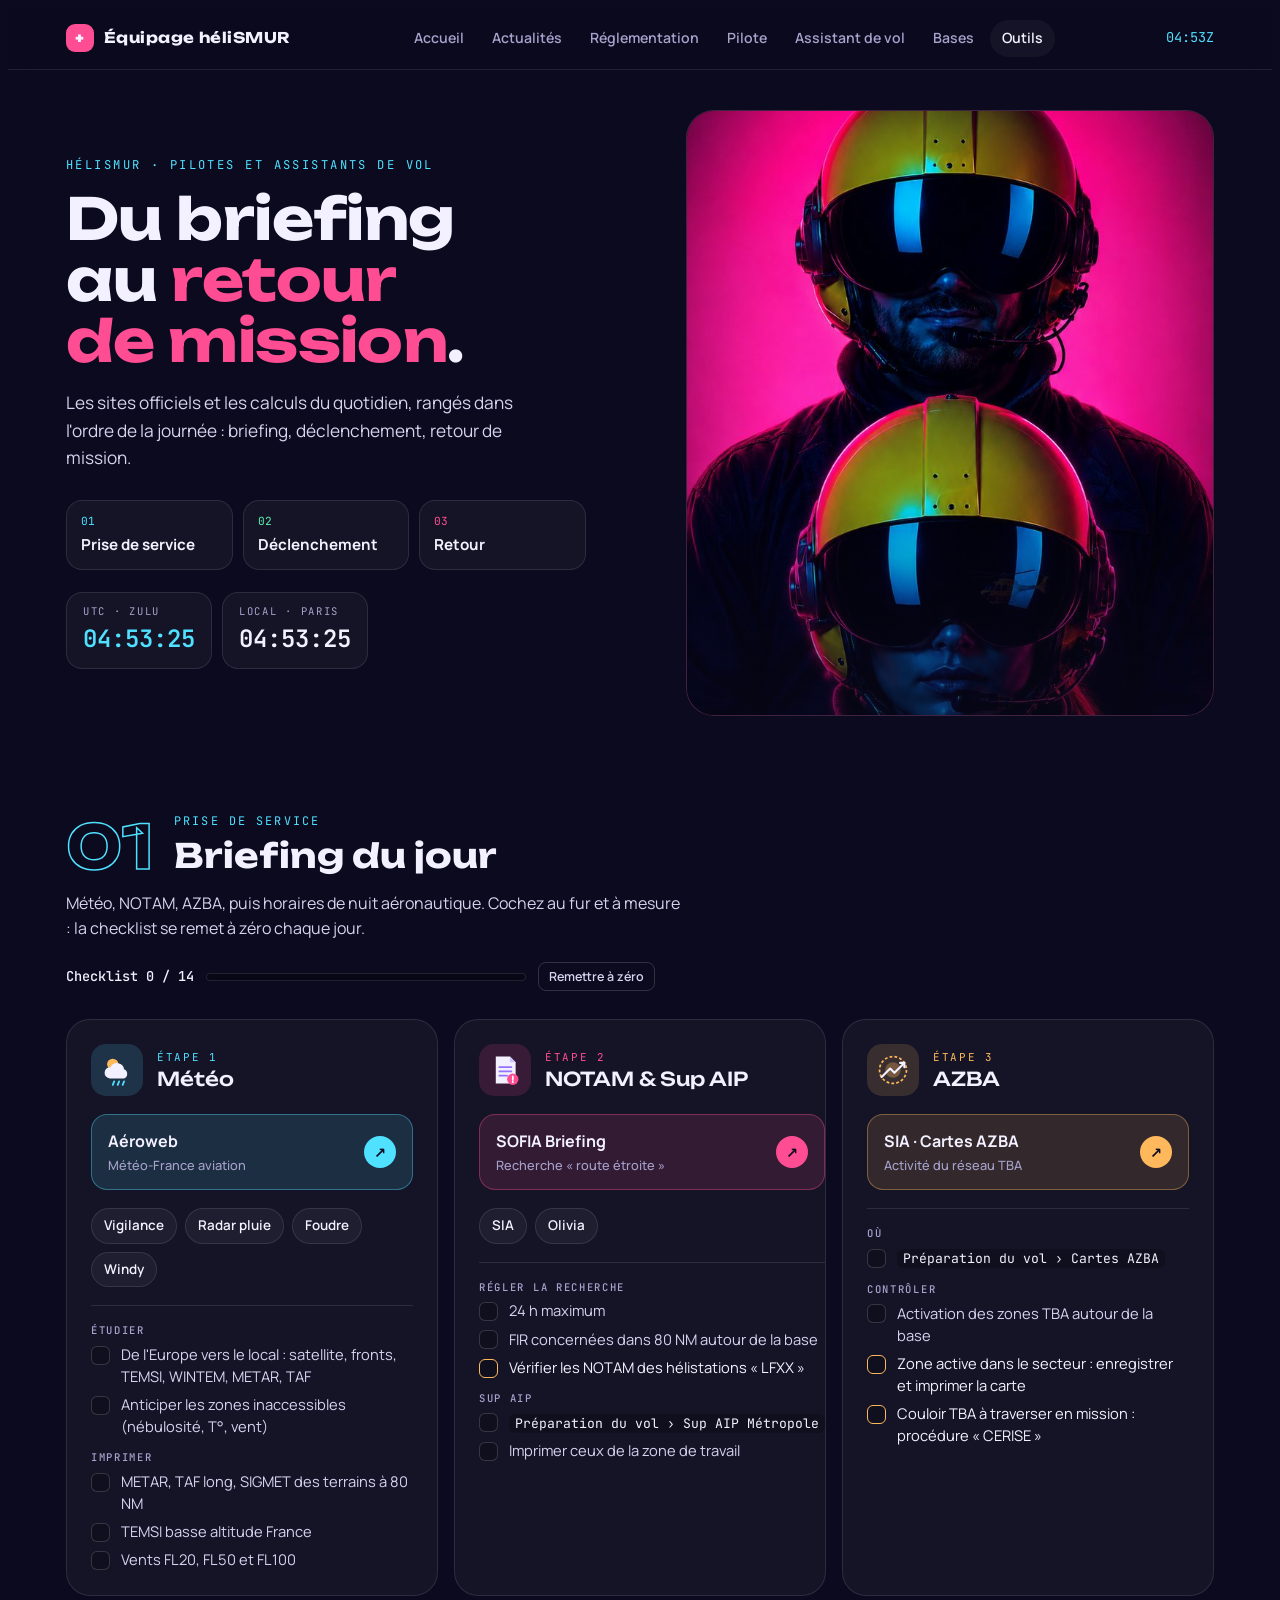
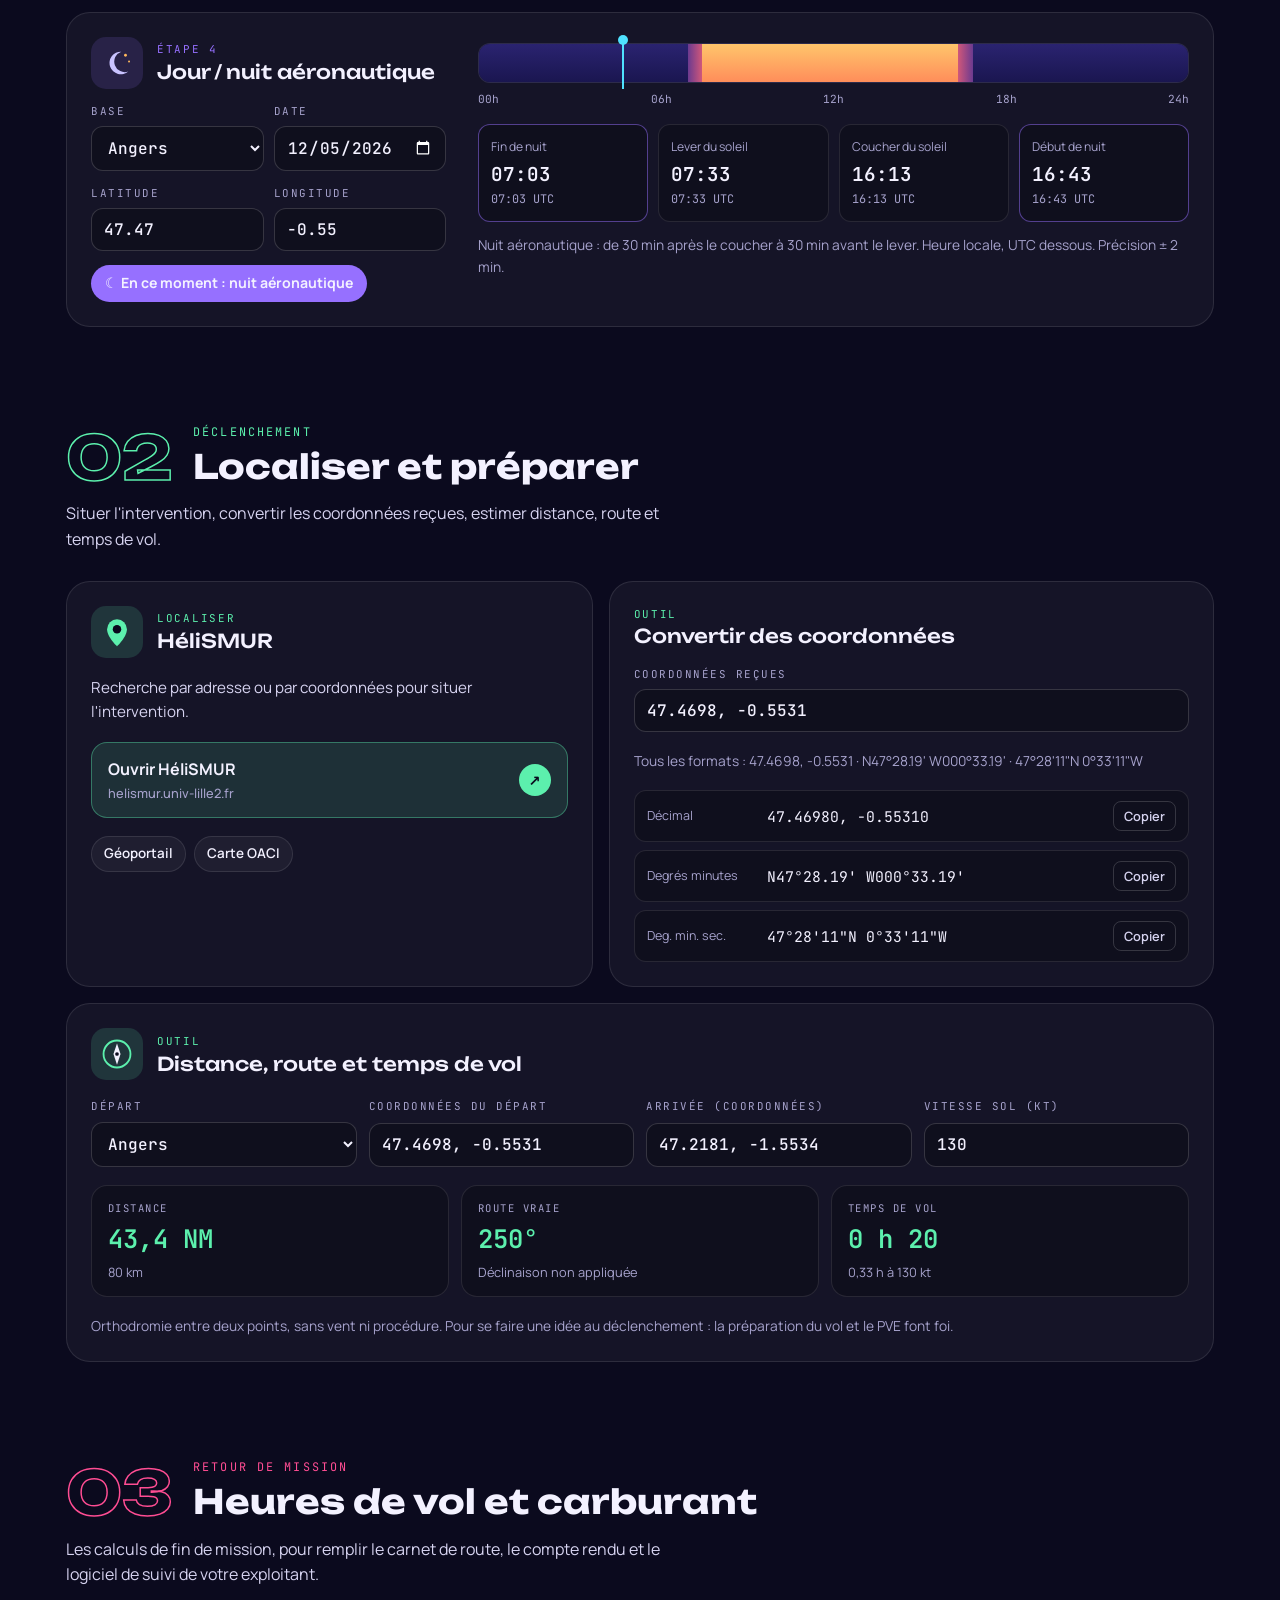
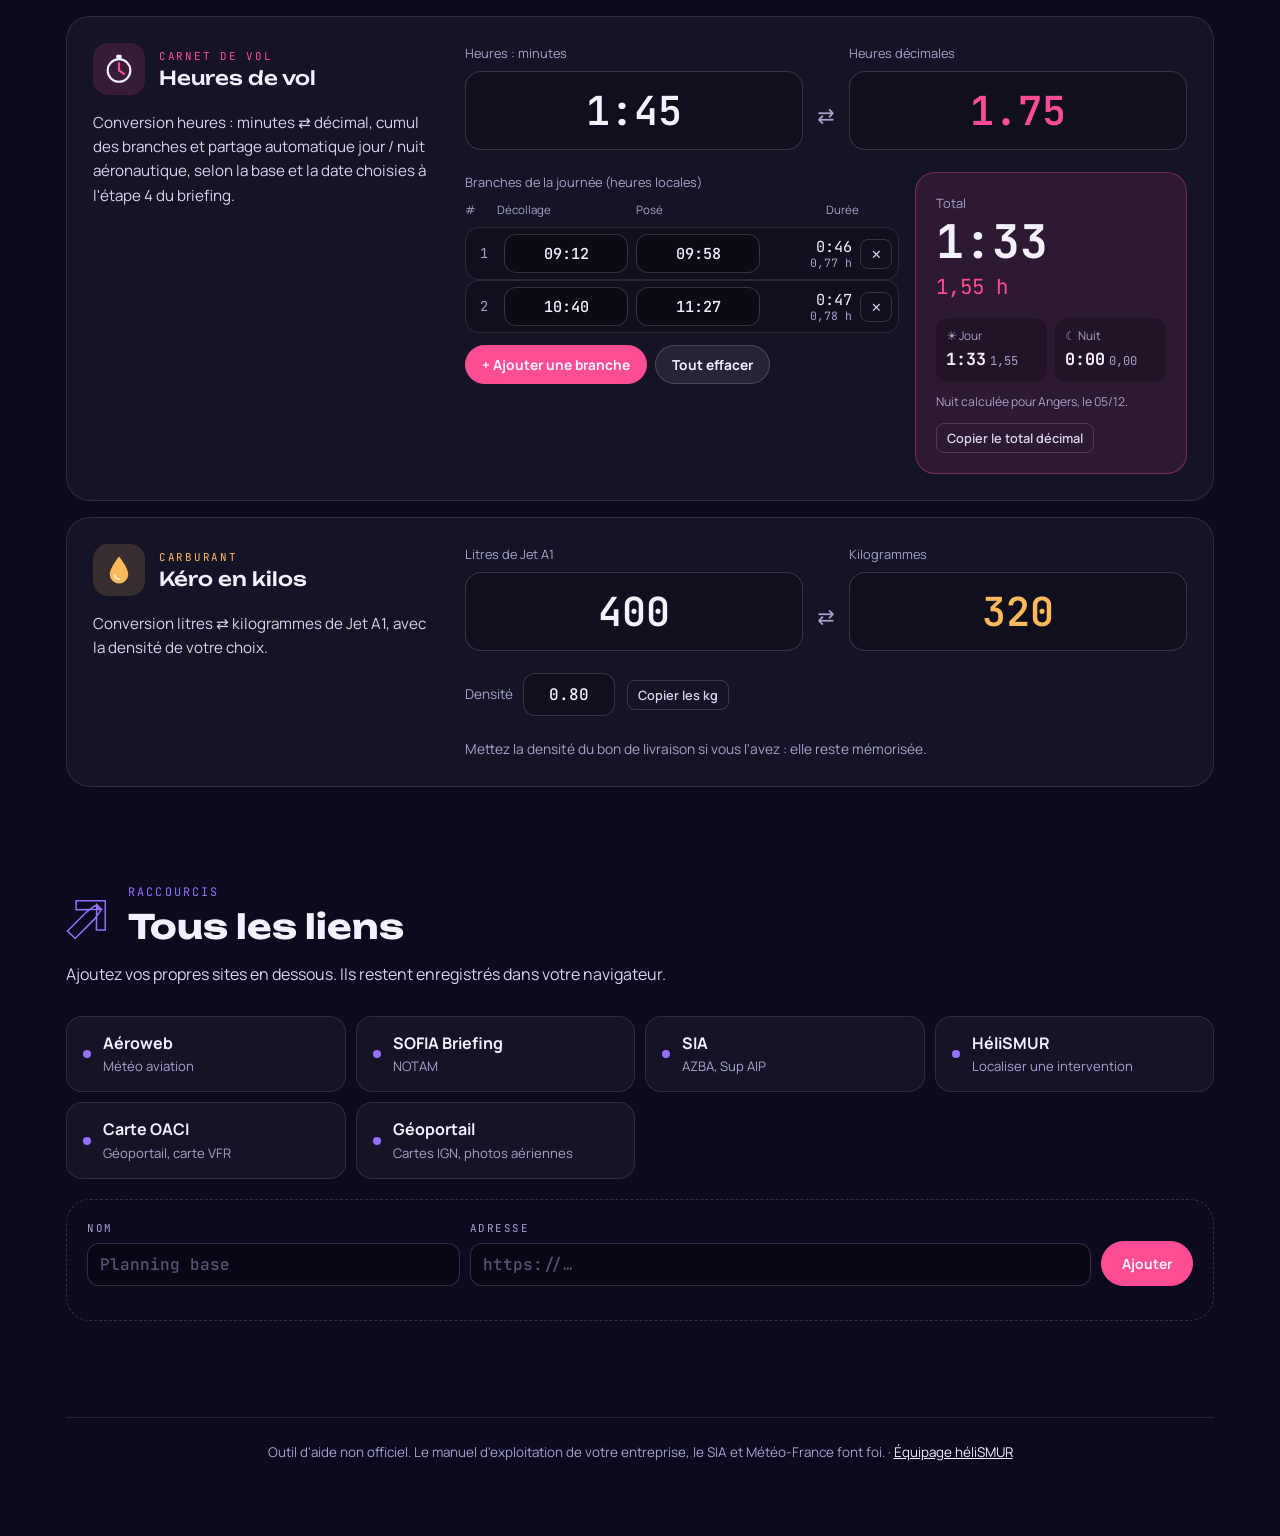
<file: outils/index.html>
<!doctype html>
<html lang="fr">
<head>
<meta charset="utf-8">
<meta name="viewport" content="width=device-width,initial-scale=1,viewport-fit=cover">
<meta name="description" content="Boîte à outils des équipages héliSMUR, pilotes et assistants de vol : briefing météo, NOTAM, AZBA, nuit aéronautique, conversion de coordonnées GPS, heures décimales jour / nuit, kéro litres en kilos.">
<meta name="theme-color" content="#0b0a1e">
<link rel="icon" href="data:image/svg+xml,%3Csvg xmlns='http://www.w3.org/2000/svg' viewBox='0 0 32 32'%3E%3Crect width='32' height='32' rx='8' fill='%23ff3d8b'/%3E%3Cpath d='M13 7h6v6h6v6h-6v6h-6v-6H7v-6h6z' fill='%23fff'/%3E%3C/svg%3E">
<title>Boîte à outils · Équipage héliSMUR</title>
<link rel="preconnect" href="https://fonts.googleapis.com">
<link rel="stylesheet" href="https://fonts.googleapis.com/css2?family=Unbounded:wght@500;700&family=Manrope:wght@400;500;600;700;800&family=JetBrains+Mono:wght@400;500;600&display=swap">
<style>
/* Layout : nav fixe → hero → 3 temps de la journée (prise de service, déclenchement, retour) → liens.
   Chaque section : en-tête numéroté, outils en cartes, repères génériques en listes sobres. Thème sombre assumé. */
:root{
  color-scheme:dark;
  --bg:#0b0a1e; --bg2:#151336; --card:rgba(255,255,255,.045); --card-2:rgba(255,255,255,.075); --well:rgba(0,0,0,.24);
  --line:rgba(255,255,255,.1); --line-2:rgba(255,255,255,.16);
  --ink:#f3f1ff; --ink-2:#d6d3f0; --muted:#a6a2cc;
  --pink:#ff4d93; --cyan:#4fe1ff; --violet:#9670ff; --amber:#ffb85c; --green:#5cf0ad;
  --f-display:"Unbounded","Arial Black",system-ui,sans-serif;
  --f-body:"Manrope",system-ui,-apple-system,"Segoe UI",sans-serif;
  --f-mono:"JetBrains Mono",ui-monospace,Menlo,Consolas,monospace;
  --r-lg:24px; --r-md:16px; --r-sm:12px;
}
*{box-sizing:border-box}
html{background:var(--bg);scroll-behavior:smooth;scroll-padding-top:84px}
body{background:var(--bg);color:var(--ink);font-family:var(--f-body);font-size:16px;line-height:1.6;overflow-x:hidden;
  background-image:radial-gradient(1000px 560px at 85% -12%,rgba(150,112,255,.2),transparent 65%);background-repeat:no-repeat}
a{color:inherit}
b,strong{font-weight:700}
input:focus-visible,select:focus-visible,button:focus-visible,a:focus-visible,summary:focus-visible{outline:2px solid var(--cyan);outline-offset:2px}
.wrap{max-width:1180px;margin:0 auto;padding-left:max(16px,env(safe-area-inset-left,0px));padding-right:max(16px,env(safe-area-inset-right,0px))}

/* ——— Nav fixe ——— */
.nav{position:sticky;top:env(safe-area-inset-top,0px);z-index:10;background:rgba(11,10,30,.78);backdrop-filter:blur(14px);-webkit-backdrop-filter:blur(14px);border-bottom:1px solid var(--line)}
.nav .wrap{display:flex;align-items:center;justify-content:space-between;gap:12px;padding-block:12px}
.logo{font-family:var(--f-display);font-weight:700;font-size:.92rem;letter-spacing:.03em;display:flex;align-items:center;gap:10px;text-decoration:none;white-space:nowrap}
.logo i{width:28px;height:28px;border-radius:9px;background:var(--pink);display:grid;place-items:center;font-style:normal;font-size:.85rem}
.navl{display:flex;gap:4px;overflow-x:auto;scrollbar-width:none}
.navl::-webkit-scrollbar{display:none}
.navl a{color:var(--muted);text-decoration:none;font-weight:600;font-size:.88rem;padding:7px 12px;border-radius:99px;white-space:nowrap}
.navl a:hover{color:var(--ink);background:var(--card)}
.navl a b{font-family:var(--f-mono);font-weight:500;font-size:.72rem;margin-right:6px;color:var(--pink)}
.navclock{font-family:var(--f-mono);font-size:.85rem;color:var(--cyan);font-variant-numeric:tabular-nums;white-space:nowrap}
@media (max-width:760px){.navclock{display:none}.logo span{display:none}}

main.wrap{display:grid;gap:96px;padding-block:40px 64px}
@media (max-width:700px){main.wrap{gap:72px;padding-top:24px}}

/* ——— Hero ——— */
.hero{display:grid;grid-template-columns:1.1fr 1fr;gap:40px;align-items:center}
@media (max-width:880px){.hero{grid-template-columns:1fr;gap:28px}}
.eyebrow{font-family:var(--f-mono);font-size:.76rem;letter-spacing:.2em;text-transform:uppercase;color:var(--cyan)}
h1{font-family:var(--f-display);font-weight:700;font-size:clamp(2.1rem,5.4vw,3.6rem);line-height:1.06;letter-spacing:-.01em;margin:12px 0 18px;text-wrap:balance}
h1 em{font-style:normal;color:var(--pink)}
.lead{color:var(--ink-2);max-width:44ch;margin:0 0 28px;font-size:1.08rem}
.flow{display:grid;grid-template-columns:repeat(3,1fr);gap:10px;max-width:520px}
@media (max-width:480px){.flow{grid-template-columns:1fr}}
.flow a{display:grid;gap:2px;text-decoration:none;padding:12px 14px;border-radius:var(--r-md);background:var(--card);border:1px solid var(--line)}
.flow a:hover{border-color:var(--line-2);background:var(--card-2)}
.flow a span{font-family:var(--f-mono);font-size:.7rem;color:var(--c)}
.flow a b{font-size:.95rem}
.clocks{display:flex;gap:10px;margin-top:22px;flex-wrap:wrap}
.clock{border-radius:var(--r-md);padding:10px 16px;background:var(--card);border:1px solid var(--line)}
.clock small{display:block;font-family:var(--f-mono);font-size:.66rem;letter-spacing:.16em;color:var(--muted)}
.clock time{font-family:var(--f-mono);font-size:1.5rem;font-weight:600;font-variant-numeric:tabular-nums}
.clock.utc time{color:var(--cyan)}
.art{margin:0;position:relative;aspect-ratio:4/4.6;max-width:100%;border-radius:28px;overflow:hidden;border:1px solid var(--line);background:#2a0a2a}
.art img{width:100%;height:100%;object-fit:cover;object-position:50% 38%;display:block}
.art::after{content:"";position:absolute;inset:0;background:linear-gradient(180deg,transparent 60%,rgba(11,10,30,.55));pointer-events:none}
@media (max-width:880px){.art{aspect-ratio:4/3}.art img{object-position:50% 30%}}

/* ——— En-têtes de section ——— */
.sh{display:grid;grid-template-columns:auto 1fr;gap:6px 20px;align-items:end;margin-bottom:28px}
.sh .idx{grid-row:span 2;font-family:var(--f-display);font-weight:700;font-size:clamp(2.6rem,6vw,3.8rem);line-height:.9;color:transparent;-webkit-text-stroke:1.5px var(--c)}
.sh .k{font-family:var(--f-mono);font-size:.74rem;letter-spacing:.18em;text-transform:uppercase;color:var(--c)}
h2{font-family:var(--f-display);font-weight:700;font-size:clamp(1.5rem,3.4vw,2.1rem);margin:0;line-height:1.12;text-wrap:balance}
.sh p{grid-column:1/-1;margin:10px 0 0;color:var(--ink-2);max-width:62ch}
h3{font-family:var(--f-display);font-weight:500;font-size:1.2rem;line-height:1.2;margin:0}
.subhead{font-family:var(--f-mono);font-size:.7rem;letter-spacing:.16em;text-transform:uppercase;color:var(--muted);margin:40px 0 14px;display:flex;align-items:center;gap:12px}
.subhead::after{content:"";flex:1;height:1px;background:var(--line)}

/* ——— Cartes ——— */
.grid3{display:grid;grid-template-columns:repeat(3,1fr);gap:16px}
@media (max-width:980px){.grid3{grid-template-columns:1fr}}
.card{border-radius:var(--r-lg);padding:24px;background:var(--card);border:1px solid var(--line);display:grid;gap:18px;align-content:start;min-width:0}
.top{display:flex;align-items:center;gap:14px}
.ill{width:52px;height:52px;flex:none;border-radius:15px;display:grid;place-items:center;background:color-mix(in srgb,var(--c) 15%,transparent)}
.ill svg{width:34px;height:34px}
.tag{display:block;font-family:var(--f-mono);font-size:.68rem;letter-spacing:.16em;text-transform:uppercase;color:var(--c);margin-bottom:2px}
.what{margin:0;color:var(--ink-2);font-size:.95rem}
.main{display:flex;align-items:center;justify-content:space-between;gap:12px;text-decoration:none;font-weight:700;padding:14px 16px;border-radius:var(--r-md);background:color-mix(in srgb,var(--c) 13%,transparent);border:1px solid color-mix(in srgb,var(--c) 38%,transparent);transition:border-color .15s,background .15s}
.main small{display:block;font-weight:500;color:var(--muted);font-size:.8rem}
.main .go{width:32px;height:32px;border-radius:50%;flex:none;display:grid;place-items:center;background:var(--c);color:#0b0a1e;font-weight:800;font-size:.9rem}
.main:hover{border-color:var(--c);background:color-mix(in srgb,var(--c) 20%,transparent)}
.chips{display:flex;flex-wrap:wrap;gap:8px}
.chip{text-decoration:none;font-size:.84rem;font-weight:600;padding:6px 12px;border-radius:99px;background:var(--card);border:1px solid var(--line)}
.chip:hover{border-color:var(--c)}

/* Consignes (listes sobres) */
.rules{display:grid;gap:12px;padding-top:16px;border-top:1px solid var(--line)}
.rules h4{margin:0 0 4px;font-family:var(--f-mono);font-size:.66rem;letter-spacing:.16em;text-transform:uppercase;color:var(--muted);font-weight:500}
.rules ul{margin:0;padding:0;list-style:none;display:grid;gap:6px}
.rules li{position:relative;padding-left:16px;font-size:.92rem;color:var(--ink-2);line-height:1.5}
.rules li::before{content:"";position:absolute;left:0;top:.62em;width:6px;height:6px;border-radius:2px;background:var(--c)}
.rules li.alert{color:var(--ink)}
.rules li.alert::before{background:var(--amber)}
.path{font-family:var(--f-mono);font-size:.82rem;color:var(--ink);background:var(--well);padding:1px 6px;border-radius:6px;white-space:nowrap}

/* Mémos */
.memos{display:grid;grid-template-columns:repeat(3,1fr);gap:16px}
@media (max-width:980px){.memos{grid-template-columns:1fr}}
.memo{border-radius:var(--r-lg);padding:20px 22px;background:transparent;border:1px solid var(--line);display:grid;gap:12px;align-content:start;min-width:0}
.memo h4{margin:0;font-size:1rem;font-weight:700;display:flex;align-items:center;gap:10px}
.memo h4::before{content:"";width:10px;height:10px;border-radius:3px;background:var(--c);flex:none}
.memo ul{margin:0;padding:0;list-style:none;display:grid;gap:10px}
.memo li{font-size:.92rem;color:var(--ink-2);line-height:1.5;padding-left:20px;position:relative}
.memo li::before{content:"→";position:absolute;left:0;color:var(--muted);font-size:.85rem}
.memo .sm{color:var(--muted);font-size:.85rem}
.memo.today{border-color:var(--amber);background:rgba(255,184,92,.07)}
.memo .badge{display:none;font-family:var(--f-mono);font-size:.66rem;letter-spacing:.1em;text-transform:uppercase;padding:3px 8px;border-radius:99px;background:var(--amber);color:#0b0a1e;margin-left:auto}
.memo.today .badge{display:inline-block}
.mail{display:flex;gap:8px;align-items:center;flex-wrap:wrap;margin-top:6px}
.mail code{font-family:var(--f-mono);font-size:.8rem;padding:4px 8px;border-radius:8px;background:var(--well);border:1px solid var(--line);user-select:all;overflow-wrap:anywhere}

/* Champs & boutons */
.f{font-family:var(--f-mono);font-size:.68rem;letter-spacing:.14em;text-transform:uppercase;color:var(--muted);display:grid;gap:6px}
input,select{font:500 1rem var(--f-mono);font-variant-numeric:tabular-nums;color:var(--ink);background:var(--well);border:1px solid var(--line-2);border-radius:var(--r-sm);padding:10px 12px;width:100%;min-width:0}
input::placeholder{color:rgba(166,162,204,.5)}
select option{background:var(--bg2)}
.hint{margin:0;color:var(--muted);font-size:.86rem}
.btn{font:700 .86rem var(--f-body);border-radius:99px;border:1px solid var(--line-2);background:var(--card-2);color:var(--ink);padding:9px 16px;cursor:pointer}
.btn.hot{background:var(--pink);border-color:var(--pink)}
.btn:hover{border-color:var(--ink)}
.x{background:none;border:1px solid var(--line-2);color:var(--ink-2);border-radius:8px;padding:5px 10px;cursor:pointer;font:600 .8rem var(--f-body);white-space:nowrap}
.x:hover{color:var(--ink);border-color:var(--ink)}

/* ——— Jour / nuit ——— */
.suncard{margin-top:16px}
.sunwrap{display:grid;grid-template-columns:minmax(0,1fr) minmax(0,2fr);gap:32px;align-items:start}
@media (max-width:880px){.sunwrap{grid-template-columns:1fr;gap:20px}}
.sunctl{display:grid;gap:14px}
.two{display:grid;grid-template-columns:1fr 1fr;gap:10px}
.tl-bar{position:relative;height:40px;border-radius:12px;overflow:hidden;background:var(--bg2);border:1px solid var(--line)}
.tl-bar i{position:absolute;top:0;bottom:0}
.tl-bar i.night{background:linear-gradient(180deg,#2a2370,#1a1650)}
.tl-bar i.twi{background:linear-gradient(90deg,#6b3a8f,#d0577a)}
.tl-bar i.twi.r{background:linear-gradient(90deg,#d0577a,#6b3a8f)}
.tl-bar i.day{background:linear-gradient(180deg,#ffc56b,#ff8d5a)}
.timeline{position:relative;padding-top:6px}
.tl-now{position:absolute;top:0;height:52px;width:2px;background:var(--cyan);margin-left:-1px}
.tl-now::after{content:"";position:absolute;top:-2px;left:-4px;width:10px;height:10px;border-radius:50%;background:var(--cyan)}
.tl-scale{display:flex;justify-content:space-between;font-family:var(--f-mono);font-size:.7rem;color:var(--muted);margin-top:8px}
.sun{display:grid;grid-template-columns:repeat(4,1fr);gap:10px;margin-top:16px}
@media (max-width:700px){.sun{grid-template-columns:1fr 1fr}}
.sun div{padding:12px;border-radius:var(--r-sm);background:var(--well);border:1px solid var(--line)}
.sun div.n{border-color:rgba(150,112,255,.5)}
.sun span{display:block;font-size:.76rem;color:var(--muted);margin-bottom:2px}
.sun strong{font-family:var(--f-mono);font-size:1.2rem;font-weight:600}
.sun strong small{display:block;color:var(--muted);font-size:.74rem;font-weight:400}
.status{font-weight:700;font-size:.88rem;padding:7px 14px;border-radius:99px;justify-self:start}
.status.jour{color:#0b0a1e;background:var(--amber)}
.status.nuit{color:var(--ink);background:var(--violet)}

/* ——— Localiser ——— */
.loc{display:grid;grid-template-columns:1fr 1.15fr;gap:16px}
@media (max-width:880px){.loc{grid-template-columns:1fr}}
.res{display:grid;gap:8px}
.res div{display:grid;grid-template-columns:110px 1fr auto;gap:10px;align-items:center;padding:10px 12px;border-radius:var(--r-sm);background:var(--well);border:1px solid var(--line);min-width:0}
@media (max-width:480px){.res div{grid-template-columns:1fr auto}.res span{grid-column:1/-1}}
.res span{font-size:.78rem;color:var(--muted)}
.res code{font-family:var(--f-mono);font-size:.92rem;overflow-wrap:anywhere}

/* ——— Retour ——— */
.strip{display:flex;flex-wrap:wrap;gap:6px;align-items:center;margin-bottom:20px;counter-reset:st}
.strip span{counter-increment:st;display:flex;align-items:center;gap:8px;padding:7px 14px 7px 8px;border-radius:99px;background:var(--card);border:1px solid var(--line);font-weight:600;font-size:.88rem}
.strip span::before{content:counter(st);font-family:var(--f-mono);font-size:.72rem;width:22px;height:22px;border-radius:50%;display:grid;place-items:center;background:var(--pink);color:#fff}
.strip i{color:var(--muted);font-style:normal}
.rows{display:grid;gap:16px}
.rrow{display:grid;grid-template-columns:minmax(0,340px) minmax(0,1fr);gap:32px;padding:26px;border-radius:var(--r-lg);background:var(--card);border:1px solid var(--line)}
@media (max-width:880px){.rrow{grid-template-columns:1fr;gap:22px;padding:22px}}
.rrow .head{display:grid;gap:16px;align-content:start}
.tool{display:grid;gap:22px;min-width:0}
.duo{display:grid;grid-template-columns:1fr auto 1fr;gap:14px;align-items:end}
@media (max-width:560px){.duo{grid-template-columns:1fr}.swap{justify-self:center;transform:rotate(90deg);padding:0!important}}
.bigin{display:grid;gap:8px}
.bigin span{font-size:.8rem;color:var(--muted)}
.bigin input{font-size:clamp(1.8rem,5vw,2.5rem);font-weight:600;padding:12px 16px;border-radius:var(--r-md);text-align:center}
.bigin input.acc{color:var(--c)}
.swap{font-size:1.3rem;color:var(--muted);padding-bottom:18px}
.split{display:grid;grid-template-columns:1.6fr 1fr;gap:16px;align-items:start}
@media (max-width:720px){.split{grid-template-columns:1fr}}
.legs{display:grid;gap:8px;min-width:0}
.legs .lbl{font-size:.8rem;color:var(--muted)}
.leghead,.leg{display:grid;grid-template-columns:24px 1fr 1fr 84px 32px;gap:8px;align-items:center}
.leghead span{font-size:.72rem;color:var(--muted)}
.leghead span:nth-child(4){text-align:right}
.leg{padding:6px;border-radius:14px;background:var(--well);border:1px solid var(--line)}
.leg .ix{font-family:var(--f-mono);color:var(--muted);text-align:center;font-size:.85rem}
.leg input{padding:8px 4px;text-align:center;font-size:.95rem}
.leg .dur{font-family:var(--f-mono);text-align:right;font-variant-numeric:tabular-nums;line-height:1.25;font-size:.95rem}
.leg .dur small{display:block;color:var(--muted);font-size:.72rem}
.leg .dur .nt{color:#c4b5ff}
.leg .x{padding:5px 0}
.btns{display:flex;gap:8px;flex-wrap:wrap;margin-top:4px}
.total{border-radius:20px;padding:20px;background:color-mix(in srgb,var(--c) 11%,transparent);border:1px solid color-mix(in srgb,var(--c) 36%,transparent);display:grid;gap:4px}
.total .lbl{font-size:.8rem;color:var(--muted)}
.total strong{font-family:var(--f-mono);font-size:clamp(2.2rem,6vw,2.9rem);line-height:1.05;font-variant-numeric:tabular-nums}
.total em{font-style:normal;font-family:var(--f-mono);font-size:1.3rem;color:var(--c)}
.jn{display:grid;grid-template-columns:1fr 1fr;gap:8px;margin-top:10px}
.jn div{padding:9px 10px;border-radius:12px;background:var(--well)}
.jn span{display:block;font-size:.74rem;color:var(--muted)}
.jn b{font-family:var(--f-mono);font-size:1.05rem}
.jn small{color:var(--muted);font-family:var(--f-mono);font-size:.76rem;margin-left:4px}
.total .src{font-size:.76rem;color:var(--muted);margin-top:6px}
.total .x{justify-self:start;margin-top:8px}
.dens{display:flex;gap:12px;align-items:center;flex-wrap:wrap}
.dens label{display:flex;gap:10px;align-items:center;font-size:.85rem;color:var(--muted)}
.dens input{width:92px;text-align:center}

/* ——— Liens ——— */
.links{display:grid;grid-template-columns:repeat(auto-fill,minmax(min(100%,250px),1fr));gap:10px}
a.lk{display:flex;align-items:center;gap:12px;text-decoration:none;padding:14px 16px;border-radius:var(--r-md);background:var(--card);border:1px solid var(--line);min-width:0}
a.lk:hover{border-color:var(--violet);background:var(--card-2)}
a.lk .ic{width:8px;height:8px;flex:none;border-radius:50%;background:var(--violet)}
a.lk div{min-width:0}
a.lk b{display:block}
a.lk i{font-style:normal;font-size:.82rem;color:var(--muted);display:block;overflow:hidden;text-overflow:ellipsis;white-space:nowrap}
.own{display:grid;gap:14px;margin-top:20px;padding:20px;border-radius:var(--r-lg);border:1px dashed var(--line-2)}
.addf{display:grid;grid-template-columns:1.2fr 2fr auto;gap:10px;align-items:end}
@media (max-width:620px){.addf{grid-template-columns:1fr}}
.ownitem{display:flex;gap:8px;align-items:stretch;min-width:0}
.ownitem a{flex:1}
footer{color:var(--muted);font-size:.84rem;text-align:center;border-top:1px solid var(--line);padding-top:24px}
.memo li.sm::before{content:"·"}

/* ——— Checklists ——— */
li.ck{padding-left:30px!important;cursor:pointer;transition:color .15s,opacity .15s}
li.ck::before{display:none!important}
li.ck>input.cb{appearance:none;-webkit-appearance:none;position:absolute;left:0;top:.18em;width:19px;height:19px;padding:0;margin:0;border-radius:6px;border:1.5px solid var(--line-2);background:var(--well);cursor:pointer;display:grid;place-items:center}
li.ck>input.cb::after{content:"";width:9px;height:5px;border-left:2px solid #0b0a1e;border-bottom:2px solid #0b0a1e;transform:rotate(-45deg) translate(1px,-1px);opacity:0}
li.ck>input.cb:checked{background:var(--c,var(--green));border-color:var(--c,var(--green))}
li.ck>input.cb:checked::after{opacity:1}
li.ck.alert>input.cb{border-color:var(--amber)}
li.ck.done{color:var(--muted);text-decoration:line-through;text-decoration-color:rgba(166,162,204,.5)}
li.ck.done .mail{text-decoration:none}
li.ck:hover>input.cb{border-color:var(--c,var(--ink))}
.prog{grid-column:1/-1;display:flex;align-items:center;gap:12px;flex-wrap:wrap;margin-top:14px}
.prog .bar{flex:1;min-width:140px;max-width:320px;height:8px;border-radius:99px;background:var(--well);border:1px solid var(--line);overflow:hidden}
.prog .bar i{display:block;height:100%;width:0;background:var(--c);border-radius:99px;transition:width .3s}
.prog b{font-family:var(--f-mono);font-size:.85rem;font-weight:500}
.prog.full b{color:var(--c)}
.prog .x{font-size:.78rem}
@media (prefers-reduced-motion:reduce){.prog .bar i,li.ck{transition:none}}

@media (prefers-reduced-motion:reduce){html{scroll-behavior:auto}}
</style>
<style>footer a{color:var(--ink)}
.navgrid{display:grid;grid-template-columns:repeat(auto-fit,minmax(180px,1fr));gap:12px}
@media (max-width:760px){.navgrid{grid-template-columns:1fr}}
.navres{display:grid;grid-template-columns:repeat(3,minmax(0,1fr));gap:12px}
@media (max-width:620px){.navres{grid-template-columns:1fr}}
.navres div{padding:14px 16px;border-radius:16px;background:var(--well);border:1px solid var(--line);display:grid;gap:2px}
.navres span{font-family:var(--f-mono);font-size:.66rem;letter-spacing:.14em;text-transform:uppercase;color:var(--muted)}
.navres b{font-family:var(--f-mono);font-size:1.6rem;font-weight:600;color:var(--green);font-variant-numeric:tabular-nums}
.navres small{color:var(--muted);font-size:.8rem}
</style>
</head>
<body>


<header class="nav">
  <div class="wrap">
    <a class="logo" href="../"><i>✚</i><span>Équipage héliSMUR</span></a>
    <nav class="navl" aria-label="Site">
      <a href="../">Accueil</a>
      <a href="../actualites/">Actualités</a>
      <a href="../reglementation/">Réglementation</a>
      <a href="../pilote/">Pilote</a>
      <a href="../metier/">Assistant de vol</a>
      <a href="../bases/">Bases</a>
      <a href="./" aria-current="page" style="color:var(--ink);background:var(--card)">Outils</a>
    </nav>
    <span class="navclock" id="nUtc">--:--Z</span>
  </div>
</header>

<main class="wrap" id="top">

<section class="hero">
  <div>
    <div class="eyebrow">HéliSMUR · pilotes et assistants de vol</div>
    <h1>Du briefing au <em>retour de mission</em>.</h1>
    <p class="lead">Les sites officiels et les calculs du quotidien, rangés dans l'ordre de la journée : briefing, déclenchement, retour de mission.</p>
    <div class="flow">
      <a href="#briefing" style="--c:var(--cyan)"><span>01</span><b>Prise de service</b></a>
      <a href="#mission" style="--c:var(--green)"><span>02</span><b>Déclenchement</b></a>
      <a href="#retour" style="--c:var(--pink)"><span>03</span><b>Retour</b></a>
    </div>
    <div class="clocks">
      <div class="clock utc"><small>UTC · ZULU</small><time id="cUtc">--:--:--</time></div>
      <div class="clock"><small>LOCAL · PARIS</small><time id="cLoc">--:--:--</time></div>
    </div>
  </div>
  <figure class="art"><img src="../assets/hero.jpg" alt="Deux membres d'équipage HéliSMUR en casque de vol, sous une lumière néon rose"></figure>
</section>

<!-- ═════════ 01 PRISE DE SERVICE ═════════ -->
<section id="briefing">
  <div class="sh" style="--c:var(--cyan)">
    <span class="idx">01</span>
    <span class="k">Prise de service</span>
    <h2>Briefing du jour</h2>
    <p>Météo, NOTAM, AZBA, puis horaires de nuit aéronautique. Cochez au fur et à mesure : la checklist se remet à zéro chaque jour.</p>
  </div>

  <div class="grid3">
    <article class="card" style="--c:var(--cyan)">
      <div class="top">
        <div class="ill"><svg viewBox="0 0 48 48"><circle cx="18" cy="16" r="8" fill="#ffb85c"/><path d="M14 36a8 8 0 0 1 1-16 10 10 0 0 1 19 3 7 7 0 0 1 0 13Z" fill="#f3f1ff"/><path d="M20 40l-2 5M27 40l-2 5M34 40l-2 5" stroke="#4fe1ff" stroke-width="2.5" stroke-linecap="round"/></svg></div>
        <div><span class="tag">Étape 1</span><h3>Météo</h3></div>
      </div>
      <a class="main" href="https://aviation.meteo.fr/" target="_blank" rel="noopener"><div>Aéroweb<small>Météo-France aviation</small></div><span class="go">↗</span></a>
      <div class="chips">
        <a class="chip" href="https://vigilance.meteofrance.fr/fr" target="_blank" rel="noopener">Vigilance</a>
        <a class="chip" href="https://meteofrance.com/" target="_blank" rel="noopener">Radar pluie</a>
        <a class="chip" href="https://www.blitzortung.org/fr/live_lightning_maps.php" target="_blank" rel="noopener">Foudre</a>
        <a class="chip" href="https://www.windy.com/" target="_blank" rel="noopener">Windy</a>
      </div>
      <div class="rules">
        <div><h4>Étudier</h4><ul><li>De l'Europe vers le local : satellite, fronts, TEMSI, WINTEM, METAR, TAF</li><li>Anticiper les zones inaccessibles (nébulosité, T°, vent)</li></ul></div>
        <div><h4>Imprimer</h4><ul><li>METAR, TAF long, SIGMET des terrains à 80 NM</li><li>TEMSI basse altitude France</li><li>Vents FL20, FL50 et FL100</li></ul></div>
      </div>
    </article>

    <article class="card" style="--c:var(--pink)">
      <div class="top">
        <div class="ill"><svg viewBox="0 0 48 48"><path d="M11 5h20l8 8v30H11Z" fill="#f3f1ff"/><path d="M31 5v8h8" fill="#c9c3ff"/><g stroke="#9670ff" stroke-width="2.4" stroke-linecap="round"><path d="M16 20h17M16 26h17M16 32h11"/></g><circle cx="35" cy="37" r="8" fill="#ff4d93"/><path d="M35 33v5" stroke="#fff" stroke-width="2.4" stroke-linecap="round"/><circle cx="35" cy="41" r="1.4" fill="#fff"/></svg></div>
        <div><span class="tag">Étape 2</span><h3>NOTAM &amp; Sup AIP</h3></div>
      </div>
      <a class="main" href="https://sofia-briefing.aviation-civile.gouv.fr/" target="_blank" rel="noopener"><div>SOFIA Briefing<small>Recherche « route étroite »</small></div><span class="go">↗</span></a>
      <div class="chips">
        <a class="chip" href="https://www.sia.aviation-civile.gouv.fr/" target="_blank" rel="noopener">SIA</a>
        <a class="chip" href="https://olivia.aviation-civile.gouv.fr/" target="_blank" rel="noopener">Olivia</a>
      </div>
      <div class="rules">
        <div><h4>Régler la recherche</h4><ul><li>24 h maximum</li><li>FIR concernées dans 80 NM autour de la base</li><li class="alert">Vérifier les NOTAM des hélistations « LFXX »</li></ul></div>
        <div><h4>Sup AIP</h4><ul><li><span class="path">Préparation du vol › Sup AIP Métropole</span></li><li>Imprimer ceux de la zone de travail</li></ul></div>
      </div>
    </article>

    <article class="card" style="--c:var(--amber)">
      <div class="top">
        <div class="ill"><svg viewBox="0 0 48 48"><circle cx="24" cy="24" r="19" fill="none" stroke="#ffb85c" stroke-width="2.4" stroke-dasharray="4 3"/><circle cx="24" cy="24" r="11" fill="#ffb85c" opacity=".3"/><path d="M8 34 L20 22 L26 28 L40 14" stroke="#f3f1ff" stroke-width="3" fill="none" stroke-linecap="round" stroke-linejoin="round"/><path d="M34 14h6v6" stroke="#f3f1ff" stroke-width="3" fill="none" stroke-linecap="round" stroke-linejoin="round"/></svg></div>
        <div><span class="tag">Étape 3</span><h3>AZBA</h3></div>
      </div>
      <a class="main" href="https://www.sia.aviation-civile.gouv.fr/" target="_blank" rel="noopener"><div>SIA · Cartes AZBA<small>Activité du réseau TBA</small></div><span class="go">↗</span></a>
      <div class="rules">
        <div><h4>Où</h4><ul><li><span class="path">Préparation du vol › Cartes AZBA</span></li></ul></div>
        <div><h4>Contrôler</h4><ul><li>Activation des zones TBA autour de la base</li><li class="alert">Zone active dans le secteur : enregistrer et imprimer la carte</li><li class="alert">Couloir TBA à traverser en mission : procédure « CERISE »</li></ul></div>
      </div>
    </article>
  </div>

  <article class="card suncard" style="--c:var(--violet)">
    <div class="sunwrap">
      <div class="sunctl">
        <div class="top">
          <div class="ill"><svg viewBox="0 0 48 48"><path d="M30 8a16 16 0 1 0 10 28A14 14 0 0 1 30 8Z" fill="#c9c3ff"/><circle cx="36" cy="13" r="2" fill="#ffb85c"/><circle cx="41" cy="22" r="1.4" fill="#ffb85c"/></svg></div>
          <div><span class="tag">Étape 4</span><h3>Jour / nuit aéronautique</h3></div>
        </div>
        <div class="two">
          <label class="f" for="base">Base<select id="base"></select></label>
          <label class="f" for="sday">Date<input id="sday" type="date"></label>
        </div>
        <div class="two" id="custom" hidden>
          <label class="f" for="lat">Latitude<input id="lat" inputmode="decimal" value="47.47"></label>
          <label class="f" for="lon">Longitude<input id="lon" inputmode="decimal" value="-0.55"></label>
        </div>
        <span class="status" id="dnStatus" hidden>—</span>
      </div>
      <div>
        <div class="timeline" aria-hidden="true">
          <div class="tl-bar" id="tlBar"></div>
          <div class="tl-now" id="tlNow" hidden></div>
          <div class="tl-scale"><span>00h</span><span>06h</span><span>12h</span><span>18h</span><span>24h</span></div>
        </div>
        <div class="sun">
          <div class="n"><span>Fin de nuit</span><strong id="ne">--:--</strong></div>
          <div><span>Lever du soleil</span><strong id="sr">--:--</strong></div>
          <div><span>Coucher du soleil</span><strong id="ss">--:--</strong></div>
          <div class="n"><span>Début de nuit</span><strong id="nb">--:--</strong></div>
        </div>
        <p class="hint" style="margin-top:12px">Nuit aéronautique : de 30 min après le coucher à 30 min avant le lever. Heure locale, UTC dessous. Précision ± 2 min.</p>
      </div>
    </div>
  </article>

</section>

<!-- ═════════ 02 DÉCLENCHEMENT ═════════ -->
<section id="mission">
  <div class="sh" style="--c:var(--green)">
    <span class="idx">02</span>
    <span class="k">Déclenchement</span>
    <h2>Localiser et préparer</h2>
    <p>Situer l'intervention, convertir les coordonnées reçues, estimer distance, route et temps de vol.</p>
  </div>

  <div class="loc">
    <article class="card" style="--c:var(--green)">
      <div class="top">
        <div class="ill"><svg viewBox="0 0 48 48"><path d="M24 44s14-13 14-24a14 14 0 0 0-28 0c0 11 14 24 14 24Z" fill="#5cf0ad"/><circle cx="24" cy="20" r="6" fill="#0b0a1e"/></svg></div>
        <div><span class="tag">Localiser</span><h3>HéliSMUR</h3></div>
      </div>
      <p class="what">Recherche par adresse ou par coordonnées pour situer l'intervention.</p>
      <a class="main" href="https://helismur.univ-lille2.fr/" target="_blank" rel="noopener"><div>Ouvrir HéliSMUR<small>helismur.univ-lille2.fr</small></div><span class="go">↗</span></a>
      <div class="chips">
        <a class="chip" href="https://www.geoportail.gouv.fr/" target="_blank" rel="noopener">Géoportail</a>
        <a class="chip" href="https://www.geoportail.gouv.fr/donnees/carte-oaci-vfr" target="_blank" rel="noopener">Carte OACI</a>
      </div>
    </article>
    <article class="card" style="--c:var(--green)">
      <div><span class="tag">Outil</span><h3>Convertir des coordonnées</h3></div>
      <label class="f" for="gIn">Coordonnées reçues<input id="gIn" value="47.4698, -0.5531" autocomplete="off"></label>
      <p class="hint">Tous les formats : 47.4698, -0.5531 · N47°28.19' W000°33.19' · 47°28'11"N 0°33'11"W</p>
      <div class="res" id="gRes"></div>
    </article>
  </div>

  <article class="card" style="--c:var(--green);margin-top:16px" id="nav-tool">
    <div class="top">
      <div class="ill"><svg viewBox="0 0 48 48"><circle cx="24" cy="24" r="19" fill="none" stroke="#5cf0ad" stroke-width="2.6"/><path d="M24 9l5 15-5 15-5-15z" fill="#f3f1ff"/><circle cx="24" cy="24" r="2.6" fill="#0b0a1e"/></svg></div>
      <div><span class="tag">Outil</span><h3>Distance, route et temps de vol</h3></div>
    </div>
    <div class="navgrid">
      <label class="f" for="dFrom">Départ<select id="dFrom"></select></label>
      <label class="f" for="dFromC" id="dFromWrap" hidden>Coordonnées du départ<input id="dFromC" value="47.4698, -0.5531" autocomplete="off"></label>
      <label class="f" for="dTo">Arrivée (coordonnées)<input id="dTo" value="47.2181, -1.5534" autocomplete="off"></label>
      <label class="f" for="dSpd">Vitesse sol (kt)<input id="dSpd" value="130" inputmode="numeric"></label>
    </div>
    <div class="navres">
      <div><span>Distance</span><b id="dNm">–</b><small id="dKm"></small></div>
      <div><span>Route vraie</span><b id="dCrs">–</b><small>Déclinaison non appliquée</small></div>
      <div><span>Temps de vol</span><b id="dEte">–</b><small id="dEteDec"></small></div>
    </div>
    <p class="hint">Orthodromie entre deux points, sans vent ni procédure. Pour se faire une idée au déclenchement : la préparation du vol et le PVE font foi.</p>
  </article>

</section>

<!-- ═════════ 03 RETOUR ═════════ -->
<section id="retour">
  <div class="sh" style="--c:var(--pink)">
    <span class="idx">03</span>
    <span class="k">Retour de mission</span>
    <h2>Heures de vol et carburant</h2>
    <p>Les calculs de fin de mission, pour remplir le carnet de route, le compte rendu et le logiciel de suivi de votre exploitant.</p>
  </div>

  <div class="rows">

    <div class="rrow" style="--c:var(--pink)">
      <div class="head">
        <div class="top">
          <div class="ill"><svg viewBox="0 0 48 48"><circle cx="24" cy="26" r="16" fill="none" stroke="#f3f1ff" stroke-width="3"/><path d="M24 26V16M24 26l7 5" stroke="#ff4d93" stroke-width="3" stroke-linecap="round"/><rect x="20" y="4" width="8" height="5" rx="2" fill="#f3f1ff"/></svg></div>
          <div><span class="tag">Carnet de vol</span><h3>Heures de vol</h3></div>
        </div>
        <p class="what">Conversion heures : minutes ⇄ décimal, cumul des branches et partage automatique jour / nuit aéronautique, selon la base et la date choisies à l'étape 4 du briefing.</p>
      </div>
      <div class="tool">
        <div class="duo">
          <label class="bigin" for="hm"><span>Heures : minutes</span><input id="hm" value="1:45" inputmode="numeric" autocomplete="off"></label>
          <div class="swap" aria-hidden="true">⇄</div>
          <label class="bigin" for="dec"><span>Heures décimales</span><input class="acc" id="dec" value="1.75" inputmode="decimal" autocomplete="off"></label>
        </div>
        <div class="split">
          <div class="legs">
            <span class="lbl">Branches de la journée (heures locales)</span>
            <div class="leghead"><span>#</span><span>Décollage</span><span>Posé</span><span>Durée</span><span></span></div>
            <div id="legs"></div>
            <div class="btns">
              <button class="btn hot" id="addLeg" type="button">+ Ajouter une branche</button>
              <button class="btn" id="clrLeg" type="button">Tout effacer</button>
            </div>
          </div>
          <div class="total">
            <span class="lbl">Total</span>
            <strong id="tot">0:00</strong>
            <em id="totDec">0,00 h</em>
            <div class="jn">
              <div><span>☀ Jour</span><b id="tJour">0:00</b><small id="tJourD">0,00</small></div>
              <div><span>☾ Nuit</span><b id="tNuit">0:00</b><small id="tNuitD">0,00</small></div>
            </div>
            <span class="src" id="jnBase"></span>
            <button class="x" id="cpTot" type="button">Copier le total décimal</button>
          </div>
        </div>
      </div>
    </div>

    <div class="rrow" style="--c:var(--amber)">
      <div class="head">
        <div class="top">
          <div class="ill"><svg viewBox="0 0 48 48"><path d="M24 5C24 5 11 21 11 30a13 13 0 0 0 26 0C37 21 24 5 24 5Z" fill="#ffb85c"/><path d="M18 31a6 6 0 0 0 6 6" stroke="#fff" stroke-width="2.6" fill="none" stroke-linecap="round" opacity=".8"/></svg></div>
          <div><span class="tag">Carburant</span><h3>Kéro en kilos</h3></div>
        </div>
        <p class="what">Conversion litres ⇄ kilogrammes de Jet A1, avec la densité de votre choix.</p>
      </div>
      <div class="tool">
        <div class="duo">
          <label class="bigin" for="kL"><span>Litres de Jet A1</span><input id="kL" value="400" inputmode="decimal" autocomplete="off"></label>
          <div class="swap" aria-hidden="true">⇄</div>
          <label class="bigin" for="kKg"><span>Kilogrammes</span><input class="acc" id="kKg" inputmode="decimal" autocomplete="off"></label>
        </div>
        <div class="dens">
          <label for="kD">Densité <input id="kD" value="0.80" inputmode="decimal"></label>
          <button class="x" id="cpKg" type="button">Copier les kg</button>
        </div>
        <p class="hint">Mettez la densité du bon de livraison si vous l'avez : elle reste mémorisée.</p>
      </div>
    </div>
  </div>

</section>

<!-- ═════════ LIENS ═════════ -->
<section id="liens">
  <div class="sh" style="--c:var(--violet)">
    <span class="idx">↗</span>
    <span class="k">Raccourcis</span>
    <h2>Tous les liens</h2>
    <p>Ajoutez vos propres sites en dessous. Ils restent enregistrés dans votre navigateur.</p>
  </div>
  <div class="links" id="links"></div>
  <div class="own">
    <form class="addf" id="addForm">
      <label class="f" for="lkName">Nom<input id="lkName" placeholder="Planning base" required></label>
      <label class="f" for="lkUrl">Adresse<input id="lkUrl" placeholder="https://…" required></label>
      <button class="btn hot" type="submit" style="padding:12px 20px">Ajouter</button>
    </form>
    <div class="links" id="own"></div>
  </div>
</section>

<footer>Outil d'aide non officiel. Le manuel d'exploitation de votre entreprise, le SIA et Météo-France font foi. · <a href="../">Équipage héliSMUR</a></footer>
</main>

<script>
(function(){
const $=id=>document.getElementById(id);
const pad=n=>String(n).padStart(2,'0');
const store={get(k,d){try{const v=localStorage.getItem(k);return v?JSON.parse(v):d}catch(e){return d}},set(k,v){try{localStorage.setItem(k,JSON.stringify(v))}catch(e){}}};
const num=s=>parseFloat(String(s).replace(',','.'));
function copy(btn,text,label){const ok=()=>{btn.textContent='Copié ✓';setTimeout(()=>btn.textContent=label,1400);};
  try{navigator.clipboard.writeText(text).then(ok,()=>{btn.textContent=text;});}catch(e){btn.textContent=text;}}

/* Horloges */
function tick(){const d=new Date(),u=pad(d.getUTCHours())+':'+pad(d.getUTCMinutes());
  $('cUtc').textContent=u+':'+pad(d.getUTCSeconds());$('nUtc').textContent=u+'Z';
  $('cLoc').textContent=pad(d.getHours())+':'+pad(d.getMinutes())+':'+pad(d.getSeconds());}
tick();setInterval(tick,1000);

/* Boutons copier + rappel mensuel */
document.querySelectorAll('[data-copy]').forEach(b=>b.addEventListener('click',()=>copy(b,b.dataset.copy,'Copier')));



/* Checklists (remise à zéro chaque jour, ou à la main) */
const today=new Date().toISOString().slice(0,10);
[['briefing','prise de service'],['mission','déclenchement'],['retour','retour de mission']].forEach(([sid])=>{
  const sec=$(sid),key='smuh_ck_'+sid;let st=store.get(key,{});if(st.day!==today)st={day:today};
  const items=[...sec.querySelectorAll('.rules li, .memo li')].filter(li=>!li.classList.contains('sm'));if(!items.length)return;
  const sh=sec.querySelector('.sh'),c=getComputedStyle(sh).getPropertyValue('--c');
  const prog=document.createElement('div');prog.className='prog';prog.style.setProperty('--c',c);
  prog.innerHTML='<b></b><div class="bar"><i></i></div><button class="x" type="button">Remettre à zéro</button>';
  sh.appendChild(prog);
  function upd(){const n=items.filter(li=>li.classList.contains('done')).length;
    prog.querySelector('b').textContent='Checklist '+n+' / '+items.length;
    prog.querySelector('i').style.width=(items.length?n/items.length*100:0)+'%';
    prog.classList.toggle('full',n===items.length);}
  items.forEach((li,i)=>{const id=sid+'-ck'+i;const cb=document.createElement('input');cb.type='checkbox';cb.className='cb';cb.id=id;
    cb.setAttribute('aria-label',li.textContent.trim().slice(0,90));
    li.classList.add('ck');li.prepend(cb);cb.checked=!!st[id];li.classList.toggle('done',cb.checked);
    const set=v=>{cb.checked=v;li.classList.toggle('done',v);st[id]=v;store.set(key,st);upd();};
    cb.addEventListener('change',()=>set(cb.checked));
    li.addEventListener('click',e=>{if(e.target===cb||e.target.closest('a,button,code,input'))return;set(!cb.checked);});});
  prog.querySelector('.x').addEventListener('click',()=>{st={day:today};store.set(key,st);
    items.forEach(li=>{li.querySelector('.cb').checked=false;li.classList.remove('done');});upd();});
  upd();});

/* Jour / nuit (NOAA) */
const SUN={ne:null,nb:null,label:'',cb:null};
const BASES=[["Angers",47.469,-0.553],["Bordeaux",44.837,-0.579],["Brest",48.390,-4.486],["Caen",49.183,-0.371],["Châteauroux",46.811,1.691],["Clermont-Ferrand",45.778,3.087],["Dijon",47.322,5.041],["Grenoble",45.188,5.724],["Le Mans",48.006,0.199],["Lille",50.629,3.057],["Limoges",45.834,1.261],["Lyon",45.764,4.836],["Marseille",43.296,5.370],["Montpellier",43.611,3.877],["Nancy",48.692,6.184],["Nantes",47.218,-1.553],["Nice",43.710,7.262],["Orléans",47.902,1.909],["Paris",48.857,2.352],["Poitiers",46.580,0.340],["Reims",49.258,4.032],["Rennes",48.117,-1.678],["Rouen",49.443,1.100],["Strasbourg",48.573,7.752],["Toulouse",43.605,1.444],["Tours",47.394,0.689],["Autre (coordonnées)",null,null]];
const sel=$('base');BASES.forEach((b,i)=>{const o=document.createElement('option');o.value=i;o.textContent=b[0];sel.appendChild(o);});
sel.value=Math.min(store.get('smuh_base',0),BASES.length-1);
const t0=new Date();$('sday').value=t0.getFullYear()+'-'+pad(t0.getMonth()+1)+'-'+pad(t0.getDate());
function sunUTC(date,lat,lon,rise){const rad=Math.PI/180;
  const N=Math.floor((Date.UTC(date.getFullYear(),date.getMonth(),date.getDate())-Date.UTC(date.getFullYear(),0,0))/864e5);
  const g=2*Math.PI/365*(N-1);
  const eq=229.18*(0.000075+0.001868*Math.cos(g)-0.032077*Math.sin(g)-0.014615*Math.cos(2*g)-0.040849*Math.sin(2*g));
  const dec=0.006918-0.399912*Math.cos(g)+0.070257*Math.sin(g)-0.006758*Math.cos(2*g)+0.000907*Math.sin(2*g)-0.002697*Math.cos(3*g)+0.00148*Math.sin(3*g);
  const c=(Math.cos(90.833*rad)/(Math.cos(lat*rad)*Math.cos(dec)))-Math.tan(lat*rad)*Math.tan(dec);
  if(c>1||c<-1)return null;const ha=Math.acos(c)/rad;return 720-4*(lon+(rise?ha:-ha))-eq;}
function show(id,minUTC,y,mo,d){if(minUTC==null){$(id).textContent='—';return null;}
  const t=new Date(Date.UTC(y,mo,d)+Math.round(minUTC)*60000);
  $(id).innerHTML=pad(t.getHours())+':'+pad(t.getMinutes())+'<small>'+pad(t.getUTCHours())+':'+pad(t.getUTCMinutes())+' UTC</small>';return t;}
function renderTimeline(ne,sr,ss,nb,y,mo,d){const bar=$('tlBar');bar.innerHTML='';
  const mid=new Date(y,mo,d).getTime(),pct=t=>Math.max(0,Math.min(100,(t.getTime()-mid)/864e5*100));
  const seg=(a,b,c)=>{const i=document.createElement('i');i.className=c;i.style.left=a+'%';i.style.width=(b-a)+'%';bar.appendChild(i);};
  seg(0,pct(ne),'night');seg(pct(ne),pct(sr),'twi');seg(pct(sr),pct(ss),'day');seg(pct(ss),pct(nb),'twi r');seg(pct(nb),100,'night');
  const now=new Date(),n=$('tlNow');if(now.getTime()>=mid&&now.getTime()<mid+864e5){n.hidden=false;n.style.left=pct(now)+'%';}else n.hidden=true;}
function renderSun(){const b=BASES[+sel.value]||BASES[0];$('custom').hidden=b[1]!=null;store.set('smuh_base',+sel.value);
  const lat=b[1]!=null?b[1]:num($('lat').value),lon=b[2]!=null?b[2]:num($('lon').value);
  if(isNaN(lat)||isNaN(lon))return;const [y,mo,d]=$('sday').value.split('-').map(Number);if(!y)return;
  const dt=new Date(y,mo-1,d),r=sunUTC(dt,lat,lon,true),s=sunUTC(dt,lat,lon,false);
  const srT=show('sr',r,y,mo-1,d),ssT=show('ss',s,y,mo-1,d);
  const ne=show('ne',r==null?null:r-30,y,mo-1,d),nb=show('nb',s==null?null:s+30,y,mo-1,d);
  if(ne&&srT&&ssT&&nb)renderTimeline(ne,srT,ssT,nb,y,mo-1,d);
  const nNe=ne?ne.getHours()*60+ne.getMinutes():null,nNb=nb?nb.getHours()*60+nb.getMinutes():null,nL=b[0]+', le '+pad(d)+'/'+pad(mo);
  if(nNe!==SUN.ne||nNb!==SUN.nb||nL!==SUN.label){SUN.ne=nNe;SUN.nb=nNb;SUN.label=nL;if(SUN.cb)SUN.cb();}
  const now=new Date(),st=$('dnStatus');
  if(now.getFullYear()===y&&now.getMonth()===mo-1&&now.getDate()===d&&ne&&nb){const night=now<ne||now>=nb;
    st.textContent=night?'☾ En ce moment : nuit aéronautique':'☀ En ce moment : jour aéronautique';st.className='status '+(night?'nuit':'jour');st.hidden=false;}
  else st.hidden=true;}
['change','input'].forEach(e=>[sel,$('sday'),$('lat'),$('lon')].forEach(el=>el.addEventListener(e,renderSun)));
renderSun();setInterval(renderSun,60000);

/* Coordonnées GPS */
function parseCoords(s){s=s.trim().toUpperCase().replace(/,/g,' ').replace(/[″"]/g,"''").replace(/[′’]/g,"'");
  const pre=/^[NSEWO]/.test(s);
  const core="(-?\\d+(?:\\.\\d+)?)\\s*(?:°\\s*(?:(\\d+(?:\\.\\d+)?)\\s*'?)?\\s*(?:(\\d+(?:\\.\\d+)?)\\s*'')?)?";
  const re=pre?new RegExp("([NSEWO])\\s*"+core+"()","g"):new RegExp("()"+core+"\\s*([NSEWO])?","g");
  const parts=[];let m;
  while((m=re.exec(s))&&parts.length<2){if(m[0].trim()===''){re.lastIndex++;continue;}
    let v=Math.abs(+m[2])+(m[3]?+m[3]/60:0)+(m[4]?+m[4]/3600:0);const h=m[1]||m[5];
    if(String(m[2]).startsWith('-')||h==='S'||h==='W'||h==='O')v=-v;parts.push({v,h});}
  if(parts.length<2)return null;let [a,b]=parts;
  if(a.h&&'EWO'.includes(a.h))[a,b]=[b,a];
  if(Math.abs(a.v)>90||Math.abs(b.v)>180)return null;return [a.v,b.v];}
function dm(v,lat){const h=lat?(v<0?'S':'N'):(v<0?'W':'E');v=Math.abs(v);const d=Math.floor(v);const m=(v-d)*60;
  return h+(lat?pad(d):String(d).padStart(3,'0'))+'°'+m.toFixed(2).padStart(5,'0')+"'";}
function dms(v,lat){const h=lat?(v<0?'S':'N'):(v<0?'W':'E');v=Math.abs(v);const d=Math.floor(v);const mf=(v-d)*60;let m=Math.floor(mf);let s=Math.round((mf-m)*60);if(s===60){s=0;m++;}
  return d+'°'+pad(m)+"'"+pad(s)+'"'+h;}
function renderGps(){const r=$('gRes'),c=parseCoords($('gIn').value);r.innerHTML='';
  if(!c){r.innerHTML='<p class="hint">Format non reconnu. Exemple : 47.4698, -0.5531</p>';return;}
  [["Décimal",c[0].toFixed(5)+', '+c[1].toFixed(5)],["Degrés minutes",dm(c[0],true)+' '+dm(c[1],false)],["Deg. min. sec.",dms(c[0],true)+' '+dms(c[1],false)]]
  .forEach(([k,v])=>{const d=document.createElement('div');d.innerHTML='<span></span><code></code><button class="x" type="button">Copier</button>';
    d.querySelector('span').textContent=k;d.querySelector('code').textContent=v;
    const b=d.querySelector('button');b.addEventListener('click',()=>copy(b,v,'Copier'));r.appendChild(d);});}
$('gIn').addEventListener('input',renderGps);renderGps();
/* Distance, route et temps de vol */
(function(){
  const sel=$('dFrom');if(!sel)return;
  BASES.forEach((b,i)=>{const o=document.createElement('option');o.value=i;o.textContent=b[0];sel.appendChild(o);});
  sel.value=store.get('smuh_nav_from',0);
  function calc(){const b=BASES[+sel.value];$('dFromWrap').hidden=b[1]!=null;store.set('smuh_nav_from',+sel.value);
    const a=b[1]!=null?[b[1],b[2]]:parseCoords($('dFromC').value),z=parseCoords($('dTo').value),v=num($('dSpd').value);
    if(!a||!z){['dNm','dCrs','dEte'].forEach(id=>$(id).textContent='–');$('dKm').textContent='Coordonnées non reconnues';$('dEteDec').textContent='';return;}
    const R=Math.PI/180,f1=a[0]*R,f2=z[0]*R,dl=(z[1]-a[1])*R;
    const h=Math.sin((f2-f1)/2)**2+Math.cos(f1)*Math.cos(f2)*Math.sin(dl/2)**2;
    const km=6371.0088*2*Math.asin(Math.min(1,Math.sqrt(h))),nm=km/1.852;
    const brg=(Math.atan2(Math.sin(dl)*Math.cos(f2),Math.cos(f1)*Math.sin(f2)-Math.sin(f1)*Math.cos(f2)*Math.cos(dl))/R+360)%360;
    $('dNm').textContent=nm.toFixed(1).replace('.',',')+' NM';$('dKm').textContent=Math.round(km)+' km';
    $('dCrs').textContent=String(Math.round(brg)%360).padStart(3,'0')+'°';
    if(v>0){const min=Math.round(nm/v*60);$('dEte').textContent=Math.floor(min/60)+' h '+String(min%60).padStart(2,'0');$('dEteDec').textContent=(nm/v).toFixed(2).replace('.',',')+' h à '+v+' kt';}
    else{$('dEte').textContent='–';$('dEteDec').textContent='';}}
  ['input','change'].forEach(e=>[sel,$('dFromC'),$('dTo'),$('dSpd')].forEach(el=>el.addEventListener(e,calc)));calc();
})();


/* Heures <-> décimal */
function parseHM(s){s=String(s).trim().replace(/[hH]/,':');if(!s)return null;
  let m=s.match(/^(\d+)\s*:\s*(\d{1,2})$/);if(m){if(+m[2]>59)return null;return (+m[1])*60+(+m[2]);}
  m=s.match(/^(\d+)$/);if(m)return (+m[1])*60;return null;}
const fmtHM=min=>Math.floor(min/60)+':'+pad(Math.round(min%60));
const fmtDec=min=>(min/60).toFixed(2).replace('.',',');
$('hm').addEventListener('input',()=>{const m=parseHM($('hm').value);$('dec').value=m==null?'':(m/60).toFixed(2);});
$('dec').addEventListener('input',()=>{const v=num($('dec').value);$('hm').value=isNaN(v)?'':fmtHM(Math.round(v*60));});

/* Branches + partage jour / nuit */
let legs=store.get('smuh_legs',[["09:12","09:58"],["10:40","11:27"]]),totMin=0;
function clockMin(s){const m=String(s).trim().match(/^(\d{1,2})[:hH]?(\d{2})$/);if(!m)return null;const h=+m[1],mm=+m[2];if(h>23||mm>59)return null;return h*60+mm;}
function nightMin(a,b){if(SUN.ne==null||SUN.nb==null)return 0;if(b<a)b+=1440;
  const iv=[[0,SUN.ne],[SUN.nb,1440+SUN.ne],[1440+SUN.nb,2880]];let n=0;
  iv.forEach(([x,y])=>{n+=Math.max(0,Math.min(b,y)-Math.max(a,x));});return n;}
function renderLegs(){const tb=$('legs');tb.innerHTML='';let tot=0,nt=0;
  legs.forEach((l,i)=>{const a=clockMin(l[0]),b=clockMin(l[1]);let d=null,n=0;if(a!=null&&b!=null){d=b-a;if(d<0)d+=1440;tot+=d;n=nightMin(a,b);nt+=n;}
    const row=document.createElement('div');row.className='leg';
    row.innerHTML=`<span class="ix">${i+1}</span><input id="la${i}" placeholder="hh:mm" inputmode="numeric" aria-label="Décollage ${i+1}"><input id="lb${i}" placeholder="hh:mm" inputmode="numeric" aria-label="Posé ${i+1}"><span class="dur">${d==null?'—':fmtHM(d)+'<small>'+fmtDec(d)+' h'+(n?' · <span class="nt">☾ '+fmtHM(n)+'</span>':'')+'</small>'}</span><button class="x" type="button" aria-label="Supprimer la branche ${i+1}">✕</button>`;
    const ia=row.querySelector('#la'+i),ib=row.querySelector('#lb'+i);ia.value=l[0];ib.value=l[1];
    ia.addEventListener('change',e=>{legs[i][0]=e.target.value;save();});
    ib.addEventListener('change',e=>{legs[i][1]=e.target.value;save();});
    row.querySelector('.x').addEventListener('click',()=>{legs.splice(i,1);if(!legs.length)legs=[["",""]];save();});
    tb.appendChild(row);});
  totMin=tot;$('tot').textContent=fmtHM(tot);$('totDec').textContent=fmtDec(tot)+' h';
  $('tJour').textContent=fmtHM(tot-nt);$('tJourD').textContent=fmtDec(tot-nt);
  $('tNuit').textContent=fmtHM(nt);$('tNuitD').textContent=fmtDec(nt);
  $('jnBase').textContent='Nuit calculée pour '+(SUN.label||'la base du briefing')+'.';}
function save(){store.set('smuh_legs',legs);renderLegs();}
SUN.cb=()=>renderLegs();
$('addLeg').addEventListener('click',()=>{legs.push(["",""]);save();});
$('clrLeg').addEventListener('click',()=>{legs=[["",""]];save();});
$('cpTot').addEventListener('click',e=>copy(e.currentTarget,fmtDec(totMin),'Copier le total décimal'));
renderLegs();

/* Kéro */
$('kD').value=store.get('smuh_dens','0.80');
const dens=()=>{const d=num($('kD').value);return d>0.6&&d<1?d:0.8;};
const r1=v=>String(Math.round(v*10)/10).replace('.',',');
function l2k(){const v=num($('kL').value);$('kKg').value=isNaN(v)?'':r1(v*dens());}
function k2l(){const v=num($('kKg').value);$('kL').value=isNaN(v)?'':r1(v/dens());}
$('kL').addEventListener('input',l2k);$('kKg').addEventListener('input',k2l);
$('kD').addEventListener('input',()=>{store.set('smuh_dens',$('kD').value);l2k();});
$('cpKg').addEventListener('click',e=>copy(e.currentTarget,$('kKg').value,'Copier les kg'));
l2k();

/* Liens */
function card(n,u,d){const a=document.createElement('a');a.className='lk';a.href=u;a.target='_blank';a.rel='noopener';
  a.innerHTML='<span class="ic"></span><div><b></b><i></i></div>';a.querySelector('b').textContent=n;a.querySelector('i').textContent=d;return a;}
[["Aéroweb","https://aviation.meteo.fr/","Météo aviation"],
 ["SOFIA Briefing","https://sofia-briefing.aviation-civile.gouv.fr/","NOTAM"],
 ["SIA","https://www.sia.aviation-civile.gouv.fr/","AZBA, Sup AIP"],
 ["HéliSMUR","https://helismur.univ-lille2.fr/","Localiser une intervention"],
 ["Carte OACI","https://www.geoportail.gouv.fr/donnees/carte-oaci-vfr","Géoportail, carte VFR"],
 ["Géoportail","https://www.geoportail.gouv.fr/","Cartes IGN, photos aériennes"]
].forEach(l=>$('links').appendChild(card(...l)));
let own=store.get('smuh_own',[]);
function renderOwn(){const o=$('own');o.innerHTML='';
  own.forEach((l,i)=>{const w=document.createElement('div');w.className='ownitem';
    w.appendChild(card(l.n,l.u,l.u.replace(/^https?:\/\//,'')));
    const x=document.createElement('button');x.className='x';x.type='button';x.textContent='Retirer';
    x.addEventListener('click',()=>{own.splice(i,1);store.set('smuh_own',own);renderOwn();});w.appendChild(x);o.appendChild(w);});}
$('addForm').addEventListener('submit',e=>{e.preventDefault();let u=$('lkUrl').value.trim();if(!/^https?:\/\//i.test(u))u='https://'+u;
  own.push({n:$('lkName').value.trim(),u});store.set('smuh_own',own);$('lkName').value='';$('lkUrl').value='';renderOwn();});
renderOwn();
})();
</script>
</body>
</html>
</file>
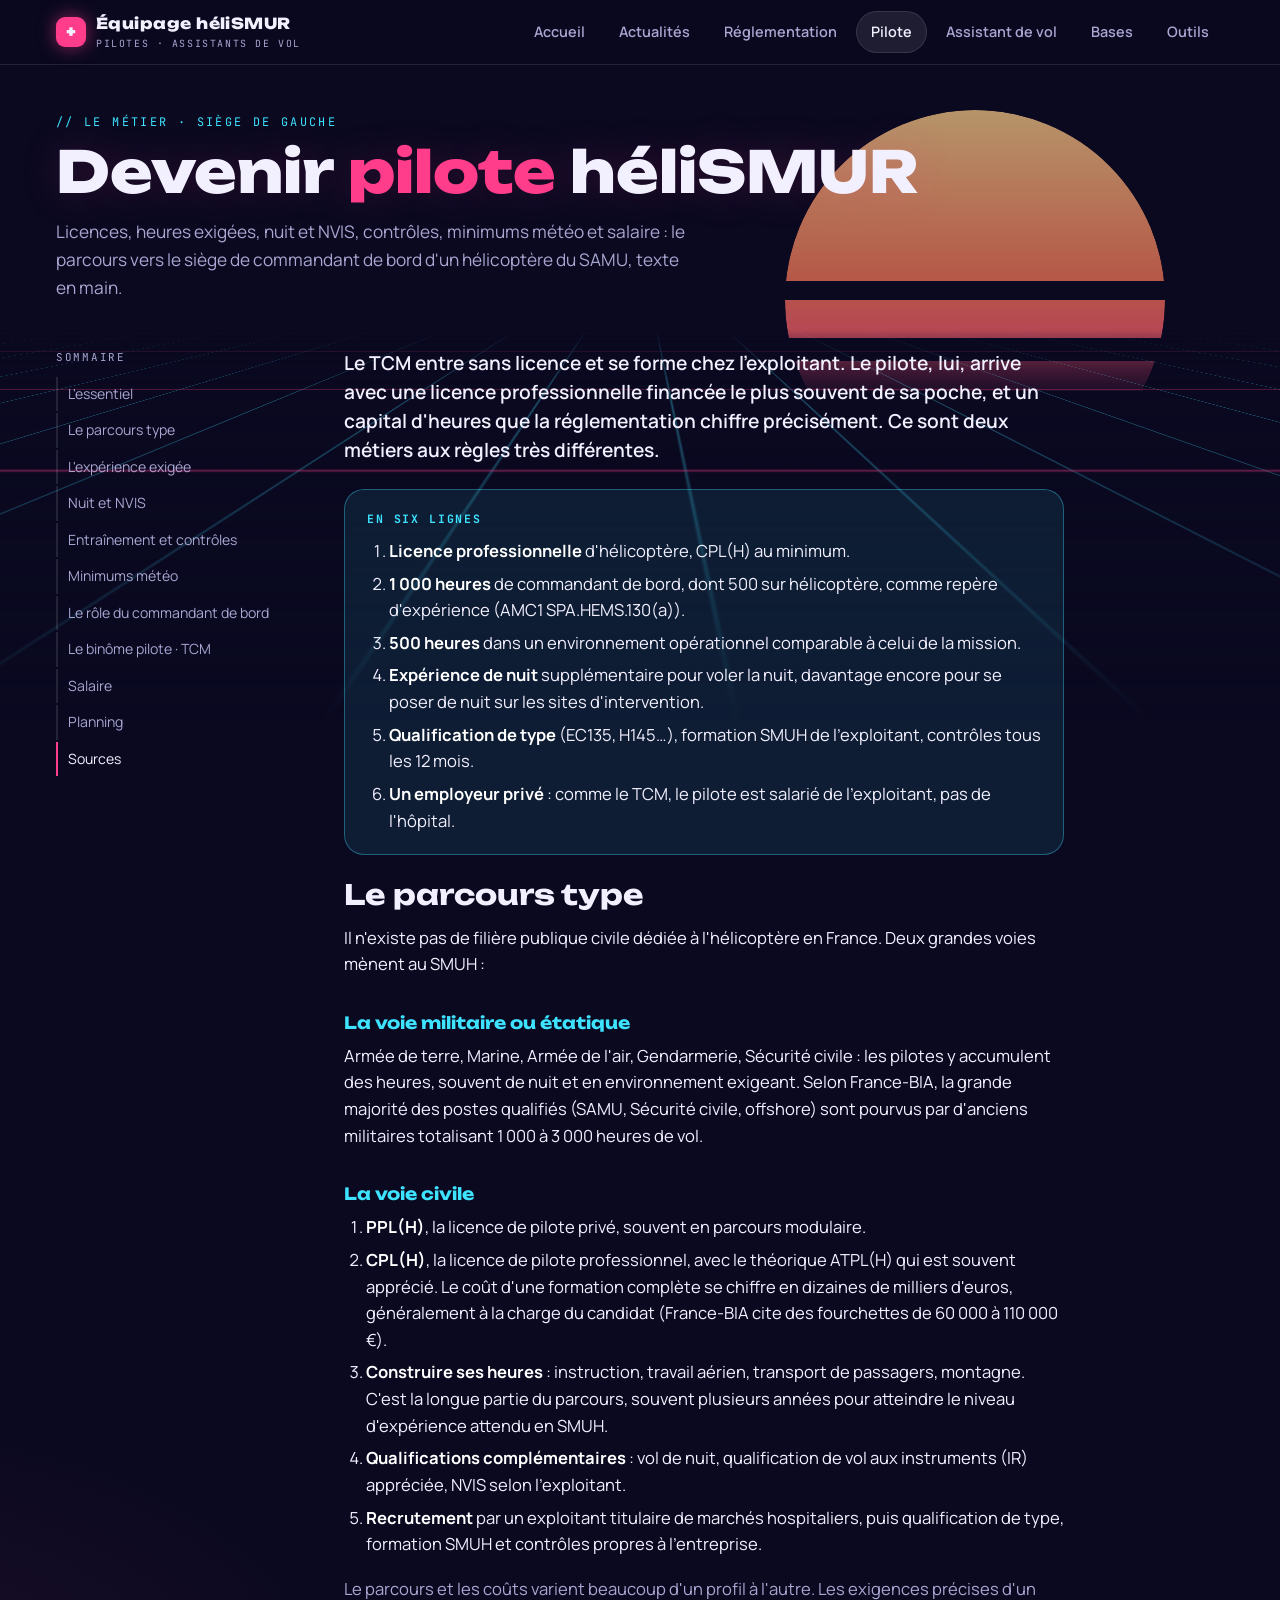
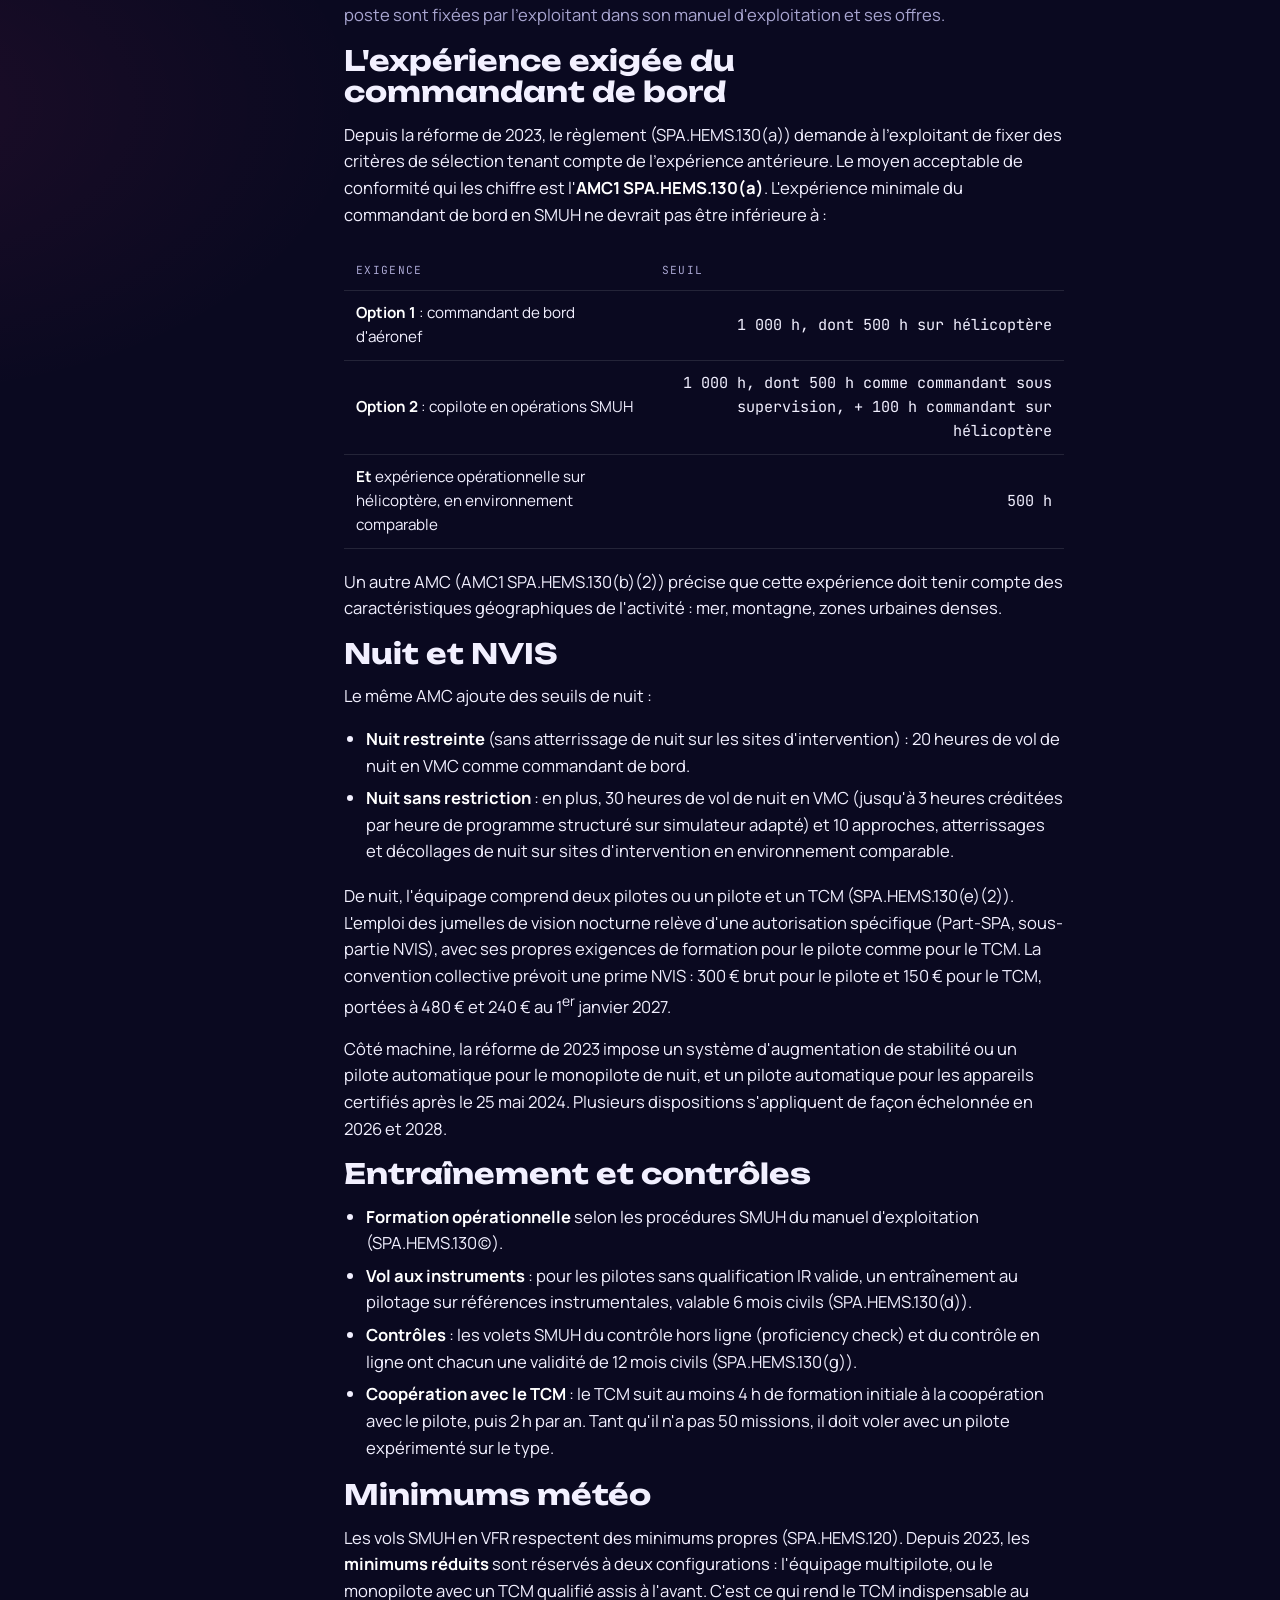
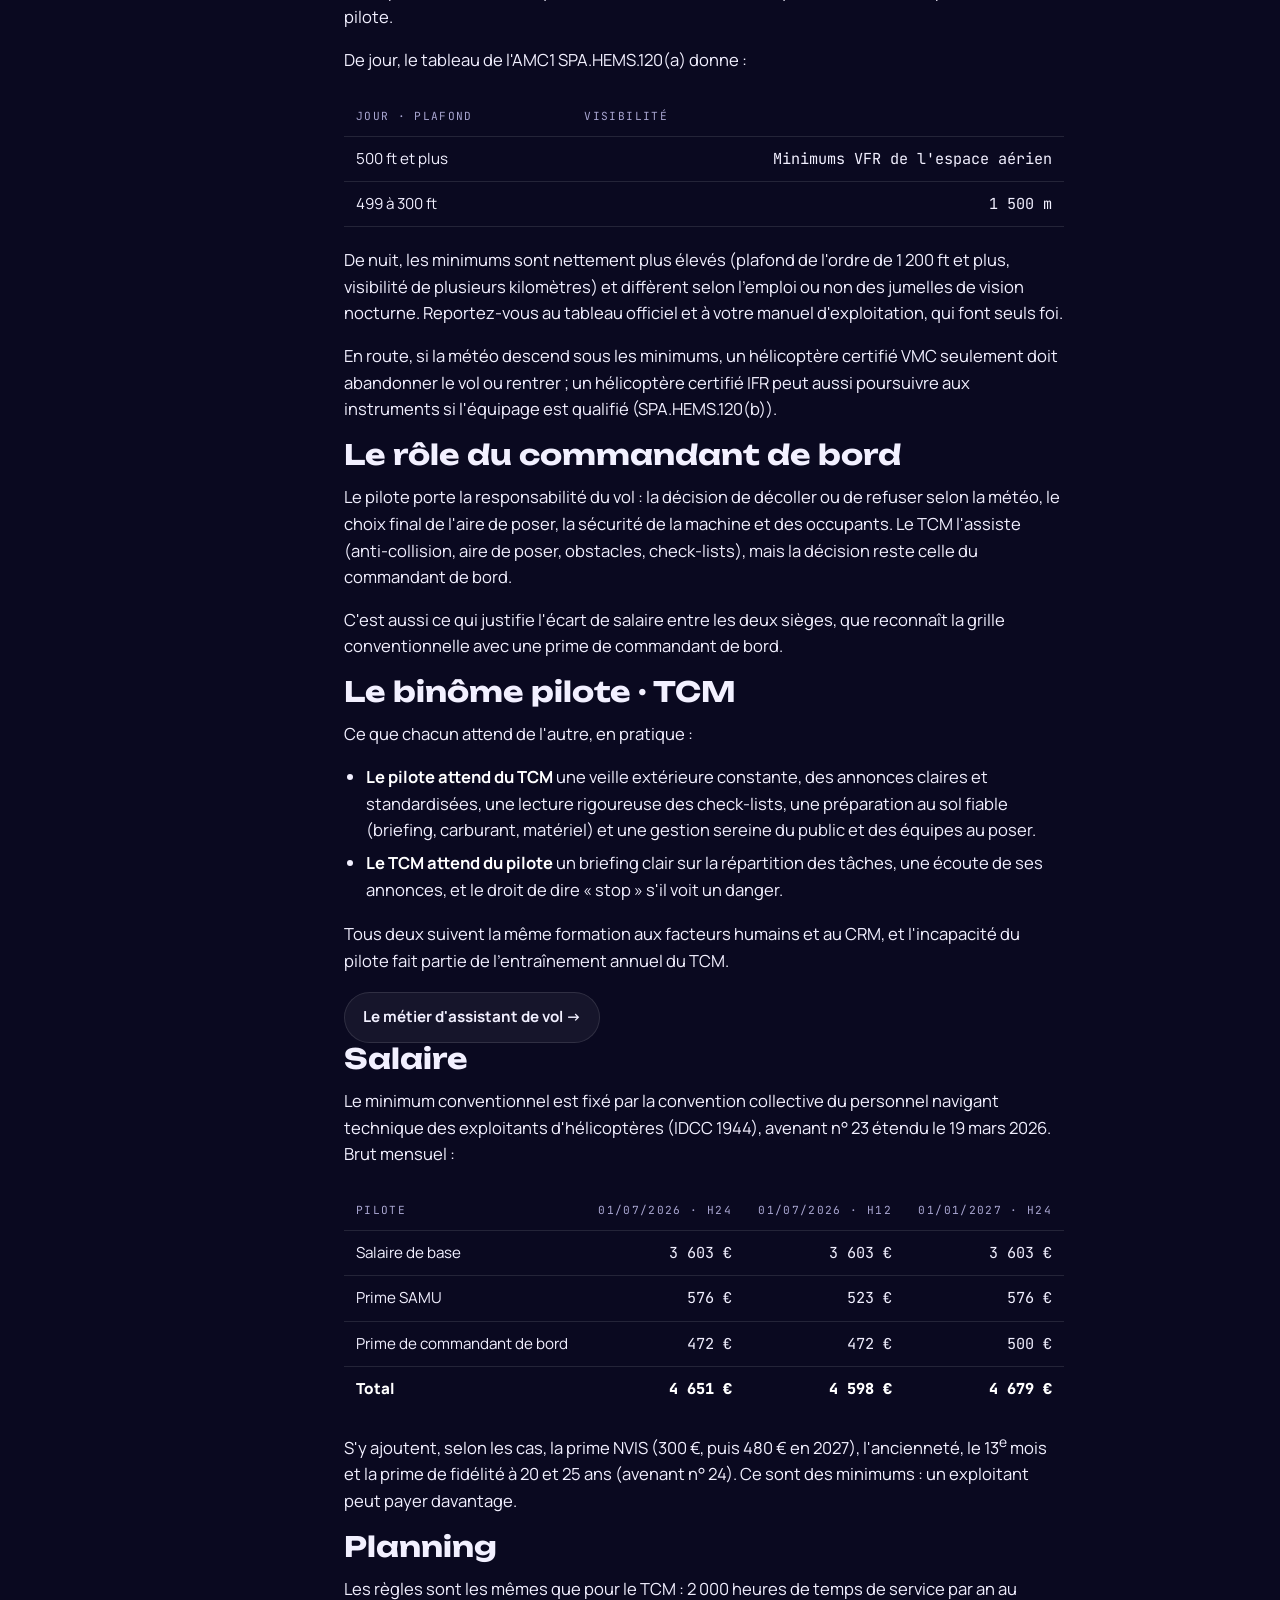
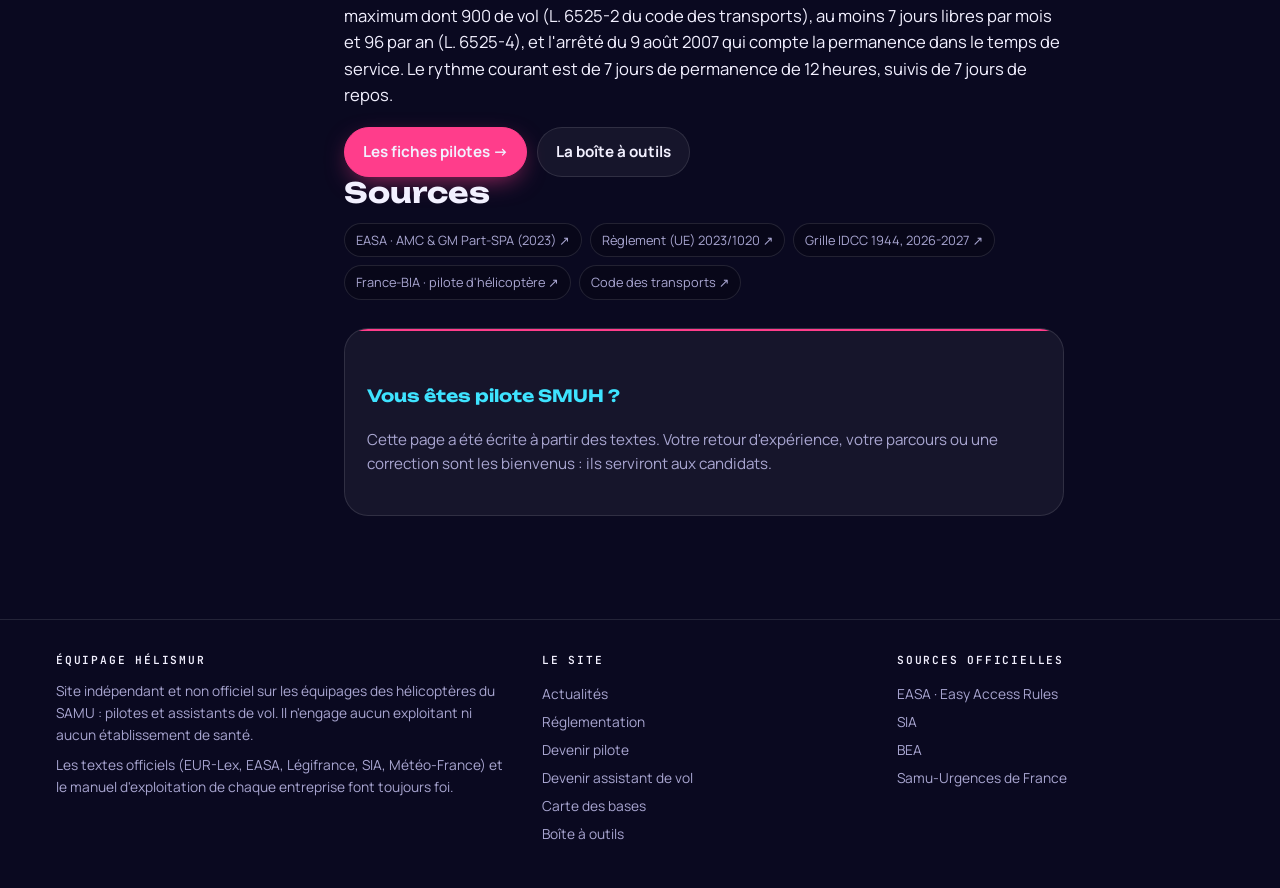
<file: pilote/index.html>
<!doctype html>
<html lang="fr">
<head>
<meta charset="utf-8">
<meta name="viewport" content="width=device-width,initial-scale=1,viewport-fit=cover">
<title>Devenir pilote héliSMUR · Équipage héliSMUR</title>
<meta name="description" content="Devenir pilote d'hélicoptère du SAMU : licences, expérience exigée du commandant de bord (AMC1 SPA.HEMS.130), vol de nuit et NVIS, entraînement et contrôles, minimums météo, salaire conventionnel.">
<meta name="theme-color" content="#0a0920">
<link rel="icon" href="data:image/svg+xml,%3Csvg xmlns='http://www.w3.org/2000/svg' viewBox='0 0 32 32'%3E%3Crect width='32' height='32' rx='8' fill='%23ff3d8b'/%3E%3Cpath d='M13 7h6v6h6v6h-6v6h-6v-6H7v-6h6z' fill='%23fff'/%3E%3C/svg%3E">
<link rel="preconnect" href="https://fonts.googleapis.com">
<link rel="stylesheet" href="https://fonts.googleapis.com/css2?family=Unbounded:wght@500;700;800&family=Manrope:wght@400;500;600;700;800&family=JetBrains+Mono:wght@400;600&display=swap">
<link rel="stylesheet" href="../assets/style.css?v=202610192310">
<script>document.documentElement.classList.add('js')</script>
</head>
<body>
<header class="site-head">
  <div class="wrap">
    <a class="logo" href="../"><i>✚</i><span>Équipage héliSMUR<small>Pilotes · Assistants de vol</small></span></a>
    <button class="burger" type="button" aria-expanded="false" aria-controls="nav">Menu</button>
    <nav class="nav" id="nav">
      <a href="../">Accueil</a>
      <a href="../actualites/">Actualités</a>
      <a href="../reglementation/">Réglementation</a>
      <a href="../pilote/" aria-current="page">Pilote</a>
      <a href="../metier/">Assistant de vol</a>
      <a href="../bases/">Bases</a>
      <a href="../outils/">Outils</a>
    </nav>
  </div>
</header>

<main class="wrap">
  <section class="page-head">
    <div class="eyebrow" style="--c:var(--cyan)">// Le métier · siège de gauche</div>
    <h1>Devenir <em>pilote</em> héliSMUR</h1>
    <p class="lead">Licences, heures exigées, nuit et NVIS, contrôles, minimums météo et salaire : le parcours vers le siège de commandant de bord d'un hélicoptère du SAMU, texte en main.</p>
  </section>

  <div class="article-layout" style="margin-top:40px">
    <nav class="toc" aria-label="Sommaire">
      <b>Sommaire</b>
      <a href="#essentiel">L'essentiel</a>
      <a href="#parcours">Le parcours type</a>
      <a href="#experience">L'expérience exigée</a>
      <a href="#nuit">Nuit et NVIS</a>
      <a href="#entrainement">Entraînement et contrôles</a>
      <a href="#minimums">Minimums météo</a>
      <a href="#commandant">Le rôle du commandant de bord</a>
      <a href="#binome">Le binôme pilote · TCM</a>
      <a href="#salaire">Salaire</a>
      <a href="#planning">Planning</a>
      <a href="#sources">Sources</a>
    </nav>

    <article class="prose">
      <section id="essentiel">
        <p class="standfirst">Le TCM entre sans licence et se forme chez l'exploitant. Le pilote, lui, arrive avec une licence professionnelle financée le plus souvent de sa poche, et un capital d'heures que la réglementation chiffre précisément. Ce sont deux métiers aux règles très différentes.</p>
        <div class="keybox" style="--c:var(--cyan)">
          <h4>En six lignes</h4>
          <ol>
            <li><strong>Licence professionnelle</strong> d'hélicoptère, CPL(H) au minimum.</li>
            <li><strong>1 000 heures</strong> de commandant de bord, dont 500 sur hélicoptère, comme repère d'expérience (AMC1 SPA.HEMS.130(a)).</li>
            <li><strong>500 heures</strong> dans un environnement opérationnel comparable à celui de la mission.</li>
            <li><strong>Expérience de nuit</strong> supplémentaire pour voler la nuit, davantage encore pour se poser de nuit sur les sites d'intervention.</li>
            <li><strong>Qualification de type</strong> (EC135, H145…), formation SMUH de l'exploitant, contrôles tous les 12 mois.</li>
            <li><strong>Un employeur privé</strong> : comme le TCM, le pilote est salarié de l'exploitant, pas de l'hôpital.</li>
          </ol>
        </div>
      </section>

      <section id="parcours">
        <h2>Le parcours type</h2>
        <p>Il n'existe pas de filière publique civile dédiée à l'hélicoptère en France. Deux grandes voies mènent au SMUH :</p>
        <h3>La voie militaire ou étatique</h3>
        <p>Armée de terre, Marine, Armée de l'air, Gendarmerie, Sécurité civile : les pilotes y accumulent des heures, souvent de nuit et en environnement exigeant. Selon France-BIA, la grande majorité des postes qualifiés (SAMU, Sécurité civile, offshore) sont pourvus par d'anciens militaires totalisant 1 000 à 3 000 heures de vol.</p>
        <h3>La voie civile</h3>
        <ol>
          <li><strong>PPL(H)</strong>, la licence de pilote privé, souvent en parcours modulaire.</li>
          <li><strong>CPL(H)</strong>, la licence de pilote professionnel, avec le théorique ATPL(H) qui est souvent apprécié. Le coût d'une formation complète se chiffre en dizaines de milliers d'euros, généralement à la charge du candidat (France-BIA cite des fourchettes de 60 000 à 110 000 €).</li>
          <li><strong>Construire ses heures</strong> : instruction, travail aérien, transport de passagers, montagne. C'est la longue partie du parcours, souvent plusieurs années pour atteindre le niveau d'expérience attendu en SMUH.</li>
          <li><strong>Qualifications complémentaires</strong> : vol de nuit, qualification de vol aux instruments (IR) appréciée, NVIS selon l'exploitant.</li>
          <li><strong>Recrutement</strong> par un exploitant titulaire de marchés hospitaliers, puis qualification de type, formation SMUH et contrôles propres à l'entreprise.</li>
        </ol>
        <p class="muted">Le parcours et les coûts varient beaucoup d'un profil à l'autre. Les exigences précises d'un poste sont fixées par l'exploitant dans son manuel d'exploitation et ses offres.</p>
      </section>

      <section id="experience">
        <h2>L'expérience exigée du commandant de bord</h2>
        <p>Depuis la réforme de 2023, le règlement (SPA.HEMS.130(a)) demande à l'exploitant de fixer des critères de sélection tenant compte de l'expérience antérieure. Le moyen acceptable de conformité qui les chiffre est l'<strong>AMC1 SPA.HEMS.130(a)</strong>. L'expérience minimale du commandant de bord en SMUH ne devrait pas être inférieure à :</p>
        <div class="table-scroll">
          <table class="pay">
            <thead><tr><th>Exigence</th><th>Seuil</th></tr></thead>
            <tbody>
              <tr><td><strong>Option 1</strong> : commandant de bord d'aéronef</td><td class="n">1 000 h, dont 500 h sur hélicoptère</td></tr>
              <tr><td><strong>Option 2</strong> : copilote en opérations SMUH</td><td class="n">1 000 h, dont 500 h comme commandant sous supervision, + 100 h commandant sur hélicoptère</td></tr>
              <tr><td><strong>Et</strong> expérience opérationnelle sur hélicoptère, en environnement comparable</td><td class="n">500 h</td></tr>
            </tbody>
          </table>
        </div>
        <p>Un autre AMC (AMC1 SPA.HEMS.130(b)(2)) précise que cette expérience doit tenir compte des caractéristiques géographiques de l'activité : mer, montagne, zones urbaines denses.</p>
      </section>

      <section id="nuit">
        <h2>Nuit et NVIS</h2>
        <p>Le même AMC ajoute des seuils de nuit :</p>
        <ul>
          <li><strong>Nuit restreinte</strong> (sans atterrissage de nuit sur les sites d'intervention) : 20 heures de vol de nuit en VMC comme commandant de bord.</li>
          <li><strong>Nuit sans restriction</strong> : en plus, 30 heures de vol de nuit en VMC (jusqu'à 3 heures créditées par heure de programme structuré sur simulateur adapté) et 10 approches, atterrissages et décollages de nuit sur sites d'intervention en environnement comparable.</li>
        </ul>
        <p>De nuit, l'équipage comprend deux pilotes ou un pilote et un TCM (SPA.HEMS.130(e)(2)). L'emploi des jumelles de vision nocturne relève d'une autorisation spécifique (Part-SPA, sous-partie NVIS), avec ses propres exigences de formation pour le pilote comme pour le TCM. La convention collective prévoit une prime NVIS : 300 € brut pour le pilote et 150 € pour le TCM, portées à 480 € et 240 € au 1<sup>er</sup> janvier 2027.</p>
        <p>Côté machine, la réforme de 2023 impose un système d'augmentation de stabilité ou un pilote automatique pour le monopilote de nuit, et un pilote automatique pour les appareils certifiés après le 25 mai 2024. Plusieurs dispositions s'appliquent de façon échelonnée en 2026 et 2028.</p>
      </section>

      <section id="entrainement">
        <h2>Entraînement et contrôles</h2>
        <ul>
          <li><strong>Formation opérationnelle</strong> selon les procédures SMUH du manuel d'exploitation (SPA.HEMS.130(c)).</li>
          <li><strong>Vol aux instruments</strong> : pour les pilotes sans qualification IR valide, un entraînement au pilotage sur références instrumentales, valable 6 mois civils (SPA.HEMS.130(d)).</li>
          <li><strong>Contrôles</strong> : les volets SMUH du contrôle hors ligne (proficiency check) et du contrôle en ligne ont chacun une validité de 12 mois civils (SPA.HEMS.130(g)).</li>
          <li><strong>Coopération avec le TCM</strong> : le TCM suit au moins 4 h de formation initiale à la coopération avec le pilote, puis 2 h par an. Tant qu'il n'a pas 50 missions, il doit voler avec un pilote expérimenté sur le type.</li>
        </ul>
      </section>

      <section id="minimums">
        <h2>Minimums météo</h2>
        <p>Les vols SMUH en VFR respectent des minimums propres (SPA.HEMS.120). Depuis 2023, les <strong>minimums réduits</strong> sont réservés à deux configurations : l'équipage multipilote, ou le monopilote avec un TCM qualifié assis à l'avant. C'est ce qui rend le TCM indispensable au pilote.</p>
        <p>De jour, le tableau de l'AMC1 SPA.HEMS.120(a) donne :</p>
        <div class="table-scroll">
          <table class="pay">
            <thead><tr><th>Jour · plafond</th><th>Visibilité</th></tr></thead>
            <tbody>
              <tr><td>500 ft et plus</td><td class="n">Minimums VFR de l'espace aérien</td></tr>
              <tr><td>499 à 300 ft</td><td class="n">1 500 m</td></tr>
            </tbody>
          </table>
        </div>
        <p>De nuit, les minimums sont nettement plus élevés (plafond de l'ordre de 1 200 ft et plus, visibilité de plusieurs kilomètres) et diffèrent selon l'emploi ou non des jumelles de vision nocturne. Reportez-vous au tableau officiel et à votre manuel d'exploitation, qui font seuls foi.</p>
        <p>En route, si la météo descend sous les minimums, un hélicoptère certifié VMC seulement doit abandonner le vol ou rentrer ; un hélicoptère certifié IFR peut aussi poursuivre aux instruments si l'équipage est qualifié (SPA.HEMS.120(b)).</p>
      </section>

      <section id="commandant">
        <h2>Le rôle du commandant de bord</h2>
        <p>Le pilote porte la responsabilité du vol : la décision de décoller ou de refuser selon la météo, le choix final de l'aire de poser, la sécurité de la machine et des occupants. Le TCM l'assiste (anti-collision, aire de poser, obstacles, check-lists), mais la décision reste celle du commandant de bord.</p>
        <p>C'est aussi ce qui justifie l'écart de salaire entre les deux sièges, que reconnaît la grille conventionnelle avec une prime de commandant de bord.</p>
      </section>

      <section id="binome">
        <h2>Le binôme pilote · TCM</h2>
        <p>Ce que chacun attend de l'autre, en pratique :</p>
        <ul>
          <li><strong>Le pilote attend du TCM</strong> une veille extérieure constante, des annonces claires et standardisées, une lecture rigoureuse des check-lists, une préparation au sol fiable (briefing, carburant, matériel) et une gestion sereine du public et des équipes au poser.</li>
          <li><strong>Le TCM attend du pilote</strong> un briefing clair sur la répartition des tâches, une écoute de ses annonces, et le droit de dire « stop » s'il voit un danger.</li>
        </ul>
        <p>Tous deux suivent la même formation aux facteurs humains et au CRM, et l'incapacité du pilote fait partie de l'entraînement annuel du TCM.</p>
        <div class="btns" style="margin-top:18px"><a class="btn" href="../metier/">Le métier d'assistant de vol →</a></div>
      </section>

      <section id="salaire">
        <h2>Salaire</h2>
        <p>Le minimum conventionnel est fixé par la convention collective du personnel navigant technique des exploitants d'hélicoptères (IDCC 1944), avenant n° 23 étendu le 19 mars 2026. Brut mensuel :</p>
        <div class="table-scroll">
          <table class="pay">
            <thead><tr><th>Pilote</th><th style="text-align:right">01/07/2026 · H24</th><th style="text-align:right">01/07/2026 · H12</th><th style="text-align:right">01/01/2027 · H24</th></tr></thead>
            <tbody>
              <tr><td>Salaire de base</td><td class="n">3 603 €</td><td class="n">3 603 €</td><td class="n">3 603 €</td></tr>
              <tr><td>Prime SAMU</td><td class="n">576 €</td><td class="n">523 €</td><td class="n">576 €</td></tr>
              <tr><td>Prime de commandant de bord</td><td class="n">472 €</td><td class="n">472 €</td><td class="n">500 €</td></tr>
              <tr class="tot"><td>Total</td><td class="n">4 651 €</td><td class="n">4 598 €</td><td class="n">4 679 €</td></tr>
            </tbody>
          </table>
        </div>
        <p>S'y ajoutent, selon les cas, la prime NVIS (300 €, puis 480 € en 2027), l'ancienneté, le 13<sup>e</sup> mois et la prime de fidélité à 20 et 25 ans (avenant n° 24). Ce sont des minimums : un exploitant peut payer davantage.</p>
      </section>

      <section id="planning">
        <h2>Planning</h2>
        <p>Les règles sont les mêmes que pour le TCM : 2 000 heures de temps de service par an au maximum dont 900 de vol (L. 6525-2 du code des transports), au moins 7 jours libres par mois et 96 par an (L. 6525-4), et l'arrêté du 9 août 2007 qui compte la permanence dans le temps de service. Le rythme courant est de 7 jours de permanence de 12 heures, suivis de 7 jours de repos.</p>
        <div class="btns" style="margin-top:18px"><a class="btn hot" href="../reglementation/?public=pilote">Les fiches pilotes →</a><a class="btn" href="../outils/">La boîte à outils</a></div>
      </section>

      <section id="sources">
        <h2>Sources</h2>
        <div class="src">
          <a href="https://www.easa.europa.eu/sites/default/files/dfu/AMC___GM_to_Part-SPA_-_Issue_1__Amendment_14__corrected_.pdf" target="_blank" rel="noopener">EASA · AMC &amp; GM Part-SPA (2023) ↗</a>
          <a href="https://eur-lex.europa.eu/eli/reg_impl/2023/1020/oj" target="_blank" rel="noopener">Règlement (UE) 2023/1020 ↗</a>
          <a href="https://www.juristique.org/conventionnel/salaires-exploitation-helicopteres-2026-2027" target="_blank" rel="noopener">Grille IDCC 1944, 2026-2027 ↗</a>
          <a href="https://www.france-bia.com/pilote-helicoptere-salaire-formation" target="_blank" rel="noopener">France-BIA · pilote d'hélicoptère ↗</a>
          <a href="https://www.legifrance.gouv.fr/codes/texte_lc/LEGITEXT000023086525" target="_blank" rel="noopener">Code des transports ↗</a>
        </div>
        <div class="card" style="--c:var(--pink);margin-top:28px">
          <h3>Vous êtes pilote SMUH ?</h3>
          <p>Cette page a été écrite à partir des textes. Votre retour d'expérience, votre parcours ou une correction sont les bienvenus : ils serviront aux candidats.</p>
        </div>
      </section>
    </article>
  </div>
</main>

<footer class="site-foot">
  <div class="wrap">
    <div>
      <b>Équipage héliSMUR</b>
      <p>Site indépendant et non officiel sur les équipages des hélicoptères du SAMU : pilotes et assistants de vol. Il n'engage aucun exploitant ni aucun établissement de santé.</p>
      <p>Les textes officiels (EUR-Lex, EASA, Légifrance, SIA, Météo-France) et le manuel d'exploitation de chaque entreprise font toujours foi.</p>
    </div>
    <div>
      <b>Le site</b>
      <a href="../actualites/">Actualités</a>
      <a href="../reglementation/">Réglementation</a>
      <a href="../pilote/">Devenir pilote</a>
      <a href="../metier/">Devenir assistant de vol</a>
      <a href="../bases/">Carte des bases</a>
      <a href="../outils/">Boîte à outils</a>
    </div>
    <div>
      <b>Sources officielles</b>
      <a href="https://www.easa.europa.eu/en/document-library/general-publications/easy-access-rules-air-operations" target="_blank" rel="noopener">EASA · Easy Access Rules</a>
      <a href="https://www.sia.aviation-civile.gouv.fr/" target="_blank" rel="noopener">SIA</a>
      <a href="https://bea.aero/" target="_blank" rel="noopener">BEA</a>
      <a href="https://www.samu-urgences-de-france.fr/" target="_blank" rel="noopener">Samu-Urgences de France</a>
    </div>
  </div>
</footer>
<script src="../assets/site.js?v=202610192310"></script>
</body>
</html>
</file>
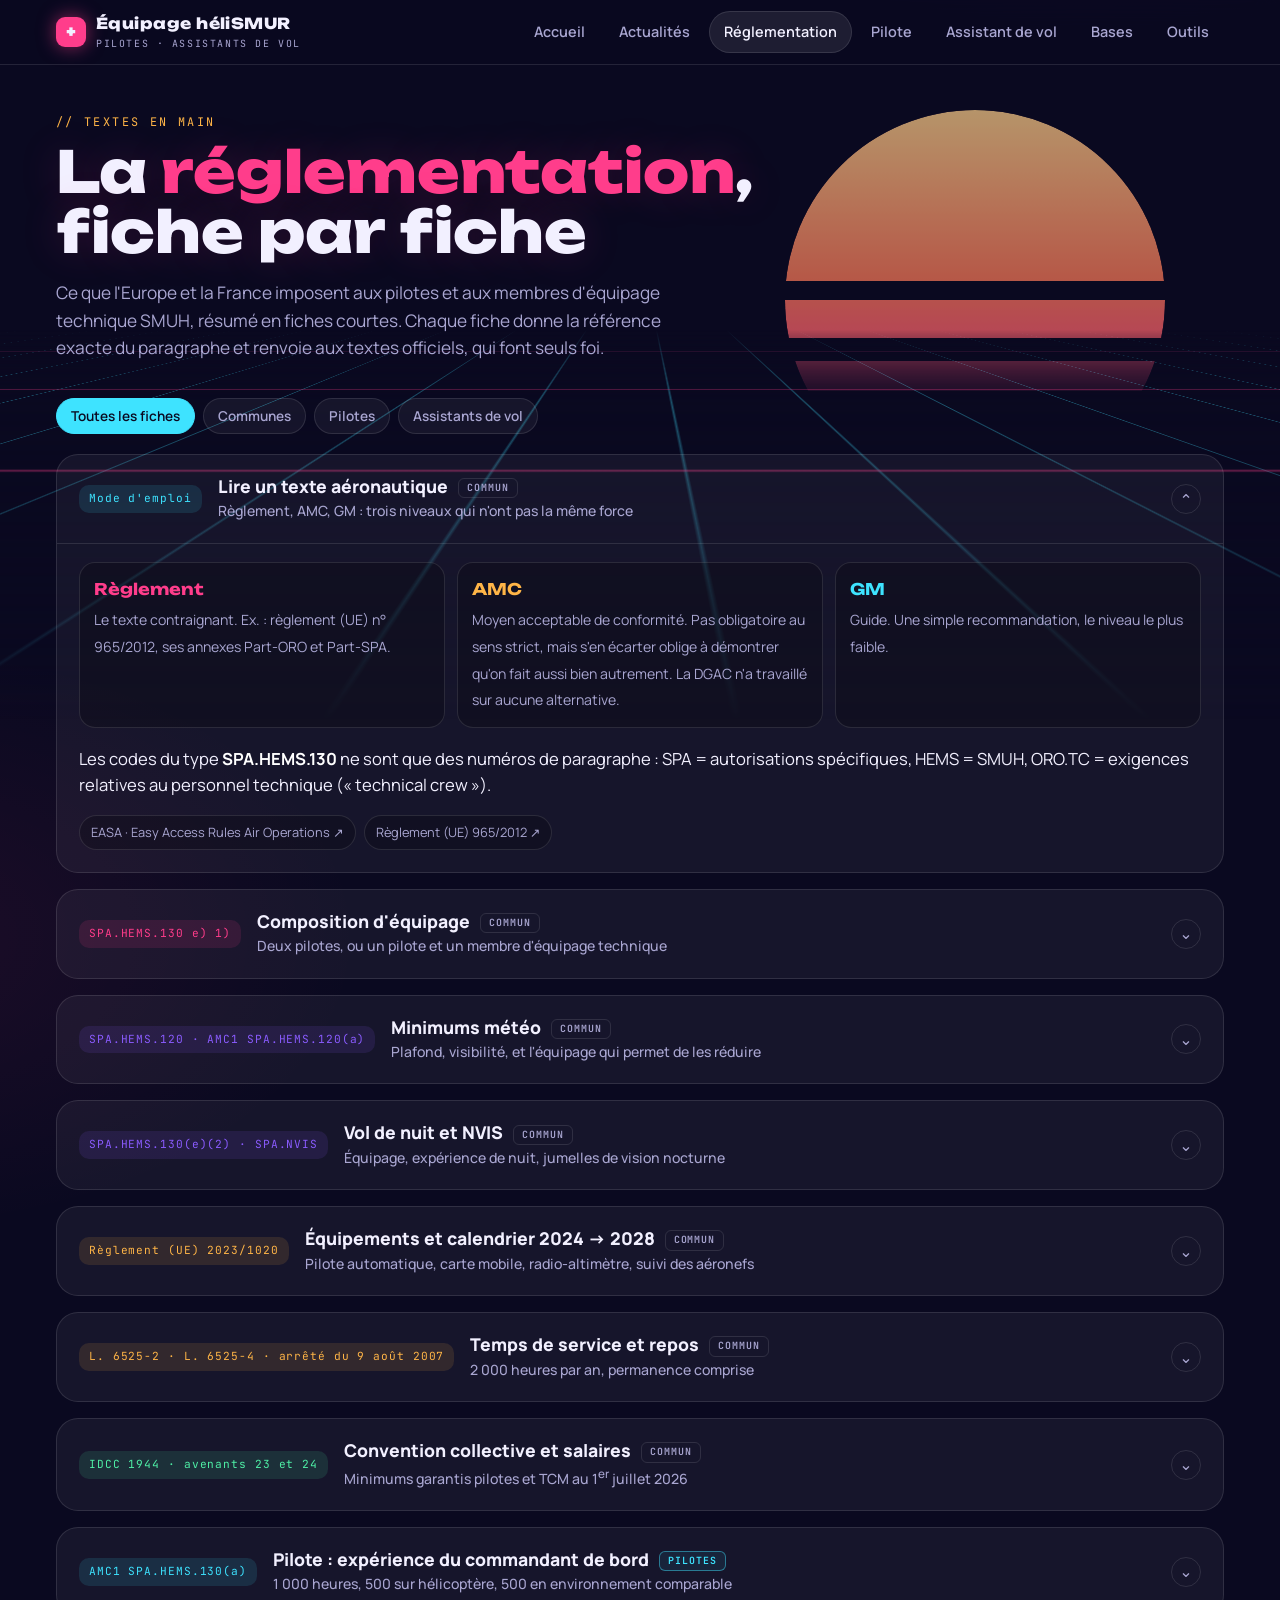
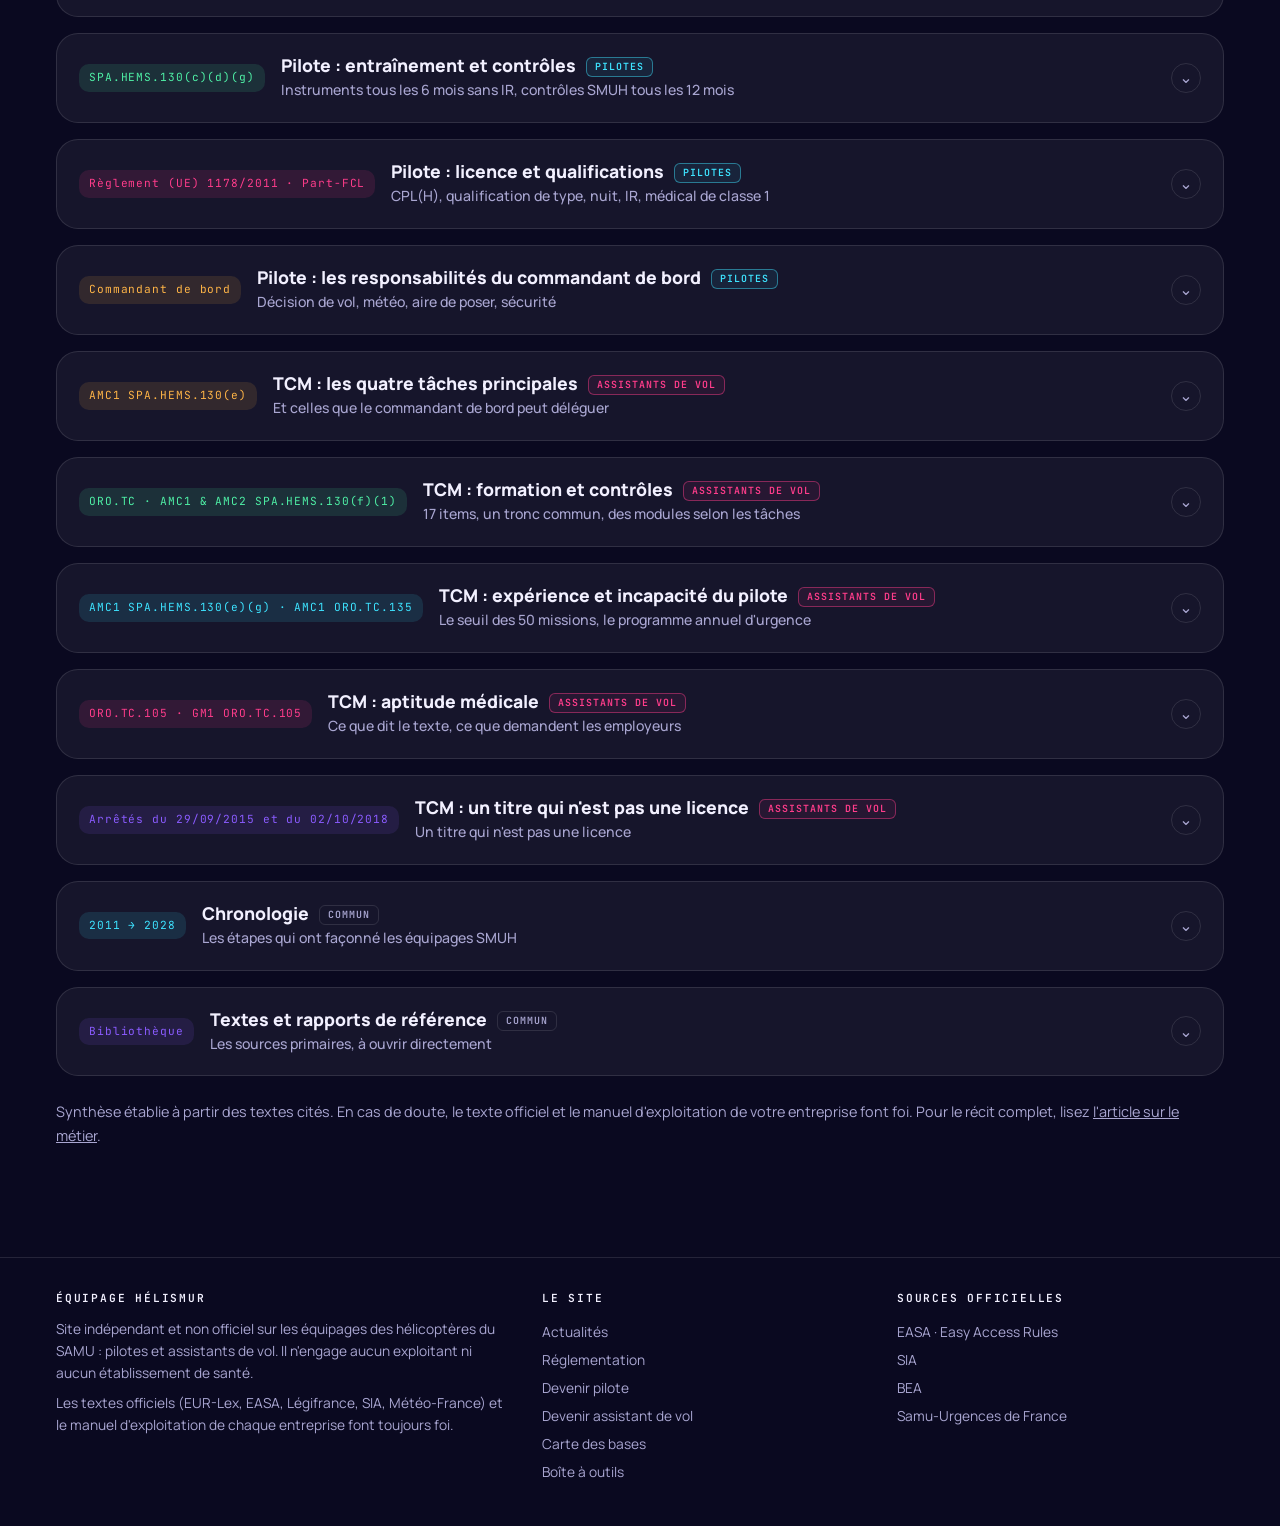
<file: reglementation/index.html>
<!doctype html>
<html lang="fr">
<head>
<meta charset="utf-8">
<meta name="viewport" content="width=device-width,initial-scale=1,viewport-fit=cover">
<title>Réglementation SMUH, pilotes et assistants de vol · Équipage héliSMUR</title>
<meta name="description" content="La réglementation SMUH des pilotes et des assistants de vol en fiches : composition d'équipage, minimums météo, nuit et NVIS, expérience du commandant de bord, contrôles, temps de service, salaires, tâches et formation du TCM.">
<meta name="theme-color" content="#0a0920">
<link rel="icon" href="data:image/svg+xml,%3Csvg xmlns='http://www.w3.org/2000/svg' viewBox='0 0 32 32'%3E%3Crect width='32' height='32' rx='8' fill='%23ff3d8b'/%3E%3Cpath d='M13 7h6v6h6v6h-6v6h-6v-6H7v-6h6z' fill='%23fff'/%3E%3C/svg%3E">
<link rel="preconnect" href="https://fonts.googleapis.com">
<link rel="stylesheet" href="https://fonts.googleapis.com/css2?family=Unbounded:wght@500;700;800&family=Manrope:wght@400;500;600;700;800&family=JetBrains+Mono:wght@400;600&display=swap">
<link rel="stylesheet" href="../assets/style.css?v=202610192310">
<script>document.documentElement.classList.add('js')</script>
</head>
<body>
<header class="site-head">
  <div class="wrap">
    <a class="logo" href="../"><i>✚</i><span>Équipage héliSMUR<small>Pilotes · Assistants de vol</small></span></a>
    <button class="burger" type="button" aria-expanded="false" aria-controls="nav">Menu</button>
    <nav class="nav" id="nav">
      <a href="../">Accueil</a>
      <a href="../actualites/">Actualités</a>
      <a href="../reglementation/" aria-current="page">Réglementation</a>
      <a href="../pilote/">Pilote</a>
      <a href="../metier/">Assistant de vol</a>
      <a href="../bases/">Bases</a>
      <a href="../outils/">Outils</a>
    </nav>
  </div>
</header>

<main class="wrap">
  <section class="page-head">
    <div class="eyebrow" style="--c:var(--amber)">// Textes en main</div>
    <h1>La <em>réglementation</em>, fiche par fiche</h1>
    <p class="lead">Ce que l'Europe et la France imposent aux pilotes et aux membres d'équipage technique SMUH, résumé en fiches courtes. Chaque fiche donne la référence exacte du paragraphe et renvoie aux textes officiels, qui font seuls foi.</p>
  </section>

  <section class="block" style="padding-top:28px">
    <div class="filters" id="audFilter" role="group" aria-label="Filtrer les fiches">
      <button type="button" aria-pressed="true" data-a="">Toutes les fiches</button>
      <button type="button" aria-pressed="false" data-a="commun">Communes</button>
      <button type="button" aria-pressed="false" data-a="pilote">Pilotes</button>
      <button type="button" aria-pressed="false" data-a="tcm">Assistants de vol</button>
    </div>
    <div class="fiches">
      <details class="fiche" id="lire" data-aud="commun" style="--c:var(--cyan)" open>
        <summary><span class="ref">Mode d'emploi</span><div><h3>Lire un texte aéronautique</h3><small>Règlement, AMC, GM : trois niveaux qui n'ont pas la même force</small></div><span class="chev">⌄</span></summary>
        <div class="inner prose">
          <div class="legend3">
            <div><b style="color:var(--pink)">Règlement</b><span>Le texte contraignant. Ex. : règlement (UE) n° 965/2012, ses annexes Part-ORO et Part-SPA.</span></div>
            <div><b style="color:var(--amber)">AMC</b><span>Moyen acceptable de conformité. Pas obligatoire au sens strict, mais s'en écarter oblige à démontrer qu'on fait aussi bien autrement. La DGAC n'a travaillé sur aucune alternative.</span></div>
            <div><b style="color:var(--cyan)">GM</b><span>Guide. Une simple recommandation, le niveau le plus faible.</span></div>
          </div>
          <p>Les codes du type <strong>SPA.HEMS.130</strong> ne sont que des numéros de paragraphe : SPA = autorisations spécifiques, HEMS = SMUH, ORO.TC = exigences relatives au personnel technique (« technical crew »).</p>
          <div class="src"><a href="https://www.easa.europa.eu/en/document-library/general-publications/easy-access-rules-air-operations" target="_blank" rel="noopener">EASA · Easy Access Rules Air Operations ↗</a><a href="https://eur-lex.europa.eu/eli/reg/2012/965/oj" target="_blank" rel="noopener">Règlement (UE) 965/2012 ↗</a></div>
        </div>
      </details>
      <details class="fiche" id="equipage" data-aud="commun" style="--c:var(--pink)">
        <summary><span class="ref">SPA.HEMS.130 e) 1)</span><div><h3>Composition d'équipage</h3><small>Deux pilotes, ou un pilote et un membre d'équipage technique</small></div><span class="chev">⌄</span></summary>
        <div class="inner prose">
          <p>De jour, l'équipage minimal comprend <strong>soit deux pilotes, soit un pilote et un membre d'équipage technique SMUH</strong>. Le choix appartient à l'exploitant. En France, depuis le 1<sup>er</sup> janvier 2016, tous les exploitants ont retenu la seconde option.</p>
          <p>Trois cas de jour permettent de redescendre à un seul pilote : le commandant de bord va chercher du matériel médical, avitaille ou repositionne la machine pendant que le TCM assiste au sol ; le passager médical a besoin du TCM en vol ; le TCM débarque pour superviser une charge externe.</p>
          <p>Le manuel d'exploitation doit décrire la composition d'équipage pour toutes les phases de vol (AMC1 SPA.HEMS.140).</p>
          <div class="src"><a href="https://www.easa.europa.eu/en/document-library/general-publications/easy-access-rules-air-operations" target="_blank" rel="noopener">Part-SPA, sous-partie J ↗</a></div>
        </div>
      </details>
      <details class="fiche" id="minimums" data-aud="commun" style="--c:var(--violet)">
        <summary><span class="ref">SPA.HEMS.120 · AMC1 SPA.HEMS.120(a)</span><div><h3>Minimums météo</h3><small>Plafond, visibilité, et l'équipage qui permet de les réduire</small></div><span class="chev">⌄</span></summary>
        <div class="inner prose">
          <p>Les vols SMUH en VFR respectent des minimums propres, au départ comme en route. De jour, le tableau de l'AMC1 SPA.HEMS.120(a) fixe :</p>
          <div class="table-scroll">
            <table class="pay">
              <thead><tr><th>Jour · plafond</th><th>Visibilité</th></tr></thead>
              <tbody>
                <tr><td>500 ft et plus</td><td class="n">Minimums VFR de l'espace aérien</td></tr>
                <tr><td>499 à 300 ft</td><td class="n">1 500 m</td></tr>
              </tbody>
            </table>
          </div>
          <p>En route, la visibilité peut descendre brièvement à 800 m en vue du sol. De nuit, les minimums sont nettement plus élevés (plafond de l'ordre de 1 200 ft et plus, visibilité de plusieurs kilomètres) et diffèrent selon l'emploi des jumelles de vision nocturne : se reporter au tableau officiel.</p>
          <p><strong>Météo sous les minimums en route</strong> : un hélicoptère certifié VMC seulement abandonne le vol ou rentre ; un hélicoptère certifié IFR peut aussi poursuivre aux instruments si l'équipage est qualifié (SPA.HEMS.120(b)).</p>
          <p><strong>Minimums réduits</strong> (SPA.HEMS.120(c)) : depuis 2023, ils sont réservés à l'exploitation multipilote, ou au monopilote avec un TCM qualifié assis à l'avant, formé à la navigation, aux communications et à la surveillance des paramètres (AMC1 SPA.HEMS.120(c)(2)).</p>
          <p class="muted">Le manuel d'exploitation de chaque entreprise fixe les valeurs applicables et peut être plus restrictif.</p>
          <div class="src"><a href="https://www.easa.europa.eu/sites/default/files/dfu/AMC___GM_to_Part-SPA_-_Issue_1__Amendment_14__corrected_.pdf" target="_blank" rel="noopener">EASA · AMC &amp; GM Part-SPA ↗</a><a href="https://eur-lex.europa.eu/eli/reg_impl/2023/1020/oj" target="_blank" rel="noopener">Règlement (UE) 2023/1020 ↗</a></div>
        </div>
      </details>
      <details class="fiche" id="nuit" data-aud="commun" style="--c:var(--violet)">
        <summary><span class="ref">SPA.HEMS.130(e)(2) · SPA.NVIS</span><div><h3>Vol de nuit et NVIS</h3><small>Équipage, expérience de nuit, jumelles de vision nocturne</small></div><span class="chev">⌄</span></summary>
        <div class="inner prose">
          <p><strong>Équipage de nuit</strong> : deux pilotes, ou un pilote et un TCM. Un seul pilote n'est admis que si le passager médical a besoin du TCM en vol et que ni le départ ni l'arrivée ne sont un site d'intervention SMUH.</p>
          <p><strong>Expérience de nuit du commandant</strong> (AMC1 SPA.HEMS.130(a)) : 20 h de vol de nuit en VMC pour la nuit restreinte (sans poser de nuit sur site) ; pour la nuit sans restriction, 30 h supplémentaires (en partie créditables sur simulateur) et 10 approches, atterrissages et décollages de nuit sur sites.</p>
          <p><strong>NVIS</strong> : l'emploi des jumelles de vision nocturne relève d'une autorisation spécifique (sous-partie NVIS de la Part-SPA), avec une formation propre pour chaque membre d'équipage. La convention prévoit une prime NVIS pour le pilote et pour le TCM.</p>
          <div class="src"><a href="https://eur-lex.europa.eu/eli/reg_impl/2023/1020/oj" target="_blank" rel="noopener">Règlement (UE) 2023/1020 ↗</a></div>
        </div>
      </details>
      <details class="fiche" id="equipements" data-aud="commun" style="--c:var(--amber)">
        <summary><span class="ref">Règlement (UE) 2023/1020</span><div><h3>Équipements et calendrier 2024 → 2028</h3><small>Pilote automatique, carte mobile, radio-altimètre, suivi des aéronefs</small></div><span class="chev">⌄</span></summary>
        <div class="inner prose">
          <p>La réforme de 2023 a aussi équipé la mission : carte mobile, radio-altimètre à alerte sonore, système de suivi des aéronefs. Pour le monopilote de nuit, un système d'augmentation de stabilité ou un pilote automatique est exigé, et un pilote automatique pour les appareils dont le premier certificat de navigabilité date du 25 mai 2024 ou après.</p>
          <ul class="timeline">
            <li><b>25/05/2024</b><span>Entrée en application générale du nouveau cadre SMUH.</span></li>
            <li><b>25/05/2026</b><span>Dispositions sur les opérations de nuit vers des sites non reconnus au préalable, et équipements associés.</span></li>
            <li><b>25/05/2028</b><span>Dernières échéances, dont des dispositions NVIS.</span></li>
          </ul>
          <p class="muted">Le détail de l'application date par date figure à l'article 3 du règlement : vérifiez-le au Journal officiel.</p>
          <div class="src"><a href="https://eur-lex.europa.eu/eli/reg_impl/2023/1020/oj" target="_blank" rel="noopener">Règlement (UE) 2023/1020 ↗</a></div>
        </div>
      </details>
      <details class="fiche" id="temps" data-aud="commun" style="--c:var(--amber)">
        <summary><span class="ref">L. 6525-2 · L. 6525-4 · arrêté du 9 août 2007</span><div><h3>Temps de service et repos</h3><small>2 000 heures par an, permanence comprise</small></div><span class="chev">⌄</span></summary>
        <div class="inner prose">
          <ul>
            <li><strong>Plafond annuel</strong> (L. 6525-2) : 2 000 h de temps de service, dont 900 h de vol.</li>
            <li><strong>Repos minimal</strong> (L. 6525-4) : 7 jours par mois et 96 jours par année civile libres de tout service et astreinte, congés en sus.</li>
            <li><strong>Spécifique SMUH</strong> (arrêté du 9 août 2007) : la permanence compte dans le temps de service ; temps de service hebdomadaire fixé à 44 h.</li>
          </ul>
          <p>Aucune règle européenne de limitation du temps de vol ne couvre l'hélicoptère : la sous-partie ORO.FTL ne vise que le transport commercial par avion. L'avis EASA n° 02/2026 sur les FTL concerne lui aussi les avions (dont le SMUA), pas les hélicoptères.</p>
          <p><strong>L'arithmétique du 7/7</strong> : 7 × 12 h = 84 h par semaine de permanence. 2 000 ÷ 84 = 23,8 : au plus 23 semaines pleines par an. D'où un rythme « 7 travaillés / 7 de repos minimum », et non un 7/7 strict (qui ferait 2 184 h).</p>
          <div class="src"><a href="https://www.legifrance.gouv.fr/codes/texte_lc/LEGITEXT000023086525" target="_blank" rel="noopener">Code des transports ↗</a><a href="https://www.easa.europa.eu/en/document-library/opinions/opinion-no-022026" target="_blank" rel="noopener">EASA · Avis 02/2026 ↗</a></div>
        </div>
      </details>
      <details class="fiche" id="convention" data-aud="commun" style="--c:var(--green)">
        <summary><span class="ref">IDCC 1944 · avenants 23 et 24</span><div><h3>Convention collective et salaires</h3><small>Minimums garantis pilotes et TCM au 1<sup>er</sup> juillet 2026</small></div><span class="chev">⌄</span></summary>
        <div class="inner prose">
          <p>Convention collective du personnel navigant technique des exploitants d'hélicoptères. Avenant n° 23 du 8 décembre 2025 (complété le 12 décembre 2025) et avenant n° 24 du 27 novembre 2025, <strong>étendus par arrêté du 19 mars 2026</strong> : obligatoires pour tous les exploitants.</p>
          <div class="table-scroll">
            <table class="pay">
              <thead><tr><th>Brut mensuel pilote</th><th style="text-align:right">H24</th><th style="text-align:right">H12</th></tr></thead>
              <tbody>
                <tr><td>Salaire de base</td><td class="n">3 603 €</td><td class="n">3 603 €</td></tr>
                <tr><td>Prime SAMU</td><td class="n">576 €</td><td class="n">523 €</td></tr>
                <tr><td>Prime de commandant de bord</td><td class="n">472 €</td><td class="n">472 €</td></tr>
                <tr class="tot"><td>Total</td><td class="n">4 651 €</td><td class="n">4 598 €</td></tr>
              </tbody>
            </table>
          </div>
          <div class="table-scroll">
            <table class="pay">
              <thead><tr><th>Brut mensuel TCM</th><th style="text-align:right">H24</th><th style="text-align:right">H12</th></tr></thead>
              <tbody>
                <tr><td>Salaire de base</td><td class="n">1 874 €</td><td class="n">1 874 €</td></tr>
                <tr><td>Prime SAMU</td><td class="n">504 €</td><td class="n">459 €</td></tr>
                <tr><td>Prime PPL</td><td class="n">90 €</td><td class="n">90 €</td></tr>
                <tr class="tot"><td>Total</td><td class="n">2 468 €</td><td class="n">2 423 €</td></tr>
              </tbody>
            </table>
          </div>
          <ul>
            <li><strong>1<sup>er</sup> janvier 2027</strong> : pilote, prime de commandant de bord à 500 € (total 4 679 € en H24) ; TCM, prime SAMU à 568 € en H24 et 523 € en H12 (total 2 532 € en H24).</li>
            <li><strong>Prime NVIS</strong> : 300 € pour le pilote, 150 € pour le TCM, portées à 480 € et 240 € au 1<sup>er</sup> janvier 2027.</li>
            <li><strong>Prime de fidélité</strong> (avenant 24) : 1 500 € à 20 ans d'ancienneté, 2 000 € à 25 ans, versée une fois.</li>
            <li><strong>Parcours PPL-H</strong> (accord du 5 juillet 2019, étendu le 18 septembre 2020) : frais pris en charge par l'employeur, sur la base du volontariat et hors temps de travail, sauf le secourisme.</li>
          </ul>
          <p class="muted">Montants hors ancienneté, 13<sup>e</sup> mois et mutuelle. Ce sont des minimums : rien n'interdit un employeur de payer plus.</p>
          <div class="src"><a href="https://code.travail.gouv.fr/convention-collective/1944-exploitation-dhelicopteres" target="_blank" rel="noopener">Code du travail numérique · IDCC 1944 ↗</a><a href="https://www.juristique.org/conventionnel/salaires-exploitation-helicopteres-2026-2027" target="_blank" rel="noopener">Grille 2026-2027 ↗</a></div>
        </div>
      </details>
      <details class="fiche" id="pilote-experience" data-aud="pilote" style="--c:var(--cyan)">
        <summary><span class="ref">AMC1 SPA.HEMS.130(a)</span><div><h3>Pilote : expérience du commandant de bord</h3><small>1 000 heures, 500 sur hélicoptère, 500 en environnement comparable</small></div><span class="chev">⌄</span></summary>
        <div class="inner prose">
          <p>Le règlement demande à l'exploitant de fixer des critères de sélection tenant compte de l'expérience antérieure (SPA.HEMS.130(a)). L'AMC les chiffre : l'expérience minimale du commandant de bord en SMUH ne devrait pas être inférieure à</p>
          <ul>
            <li><strong>soit</strong> 1 000 h comme commandant de bord d'aéronef, dont 500 h sur hélicoptère ;</li>
            <li><strong>soit</strong> 1 000 h comme copilote en SMUH, dont 500 h comme commandant sous supervision, plus 100 h comme commandant sur hélicoptère ;</li>
            <li><strong>et</strong> 500 h d'expérience opérationnelle sur hélicoptère dans un environnement comparable à celui de la mission.</li>
          </ul>
          <p>Les caractéristiques géographiques (mer, montagne, zone urbaine dense) doivent être prises en compte (AMC1 SPA.HEMS.130(b)(2)).</p>
          <div class="src"><a href="https://www.easa.europa.eu/sites/default/files/dfu/AMC___GM_to_Part-SPA_-_Issue_1__Amendment_14__corrected_.pdf" target="_blank" rel="noopener">EASA · AMC &amp; GM Part-SPA ↗</a><a href="../pilote/#experience">Devenir pilote héliSMUR →</a></div>
        </div>
      </details>
      <details class="fiche" id="pilote-controles" data-aud="pilote" style="--c:var(--green)">
        <summary><span class="ref">SPA.HEMS.130(c)(d)(g)</span><div><h3>Pilote : entraînement et contrôles</h3><small>Instruments tous les 6 mois sans IR, contrôles SMUH tous les 12 mois</small></div><span class="chev">⌄</span></summary>
        <div class="inner prose">
          <ul>
            <li><strong>Formation opérationnelle</strong> selon les procédures SMUH du manuel d'exploitation.</li>
            <li><strong>Pilotage sur références instrumentales</strong> : pour les pilotes sans qualification IR valide, entraînement valable 6 mois civils.</li>
            <li><strong>Contrôles</strong> : les volets SMUH du contrôle hors ligne et du contrôle en ligne sont valables chacun 12 mois civils.</li>
          </ul>
        </div>
      </details>
      <details class="fiche" id="pilote-licence" data-aud="pilote" style="--c:var(--pink)">
        <summary><span class="ref">Règlement (UE) 1178/2011 · Part-FCL</span><div><h3>Pilote : licence et qualifications</h3><small>CPL(H), qualification de type, nuit, IR, médical de classe 1</small></div><span class="chev">⌄</span></summary>
        <div class="inner prose">
          <ul>
            <li><strong>Licence</strong> : pilote professionnel hélicoptère, CPL(H), ou pilote de ligne ATPL(H). Le théorique ATPL(H) est souvent apprécié.</li>
            <li><strong>Qualification de type</strong> sur la machine exploitée (EC135, H145…), avec ses prorogations.</li>
            <li><strong>Qualification de vol de nuit</strong>, et qualification de vol aux instruments (IR) selon l'exploitant ; sans IR valide, entraînement aux instruments tous les 6 mois (fiche « entraînement et contrôles »).</li>
            <li><strong>Aptitude médicale</strong> : certificat médical de classe 1, exigé pour les licences professionnelles (Part-MED).</li>
          </ul>
          <p>Licences et qualifications relèvent du règlement « aircrew » (UE) n° 1178/2011 ; les exigences propres au SMUH (expérience, contrôles) relèvent du règlement sur les opérations aériennes (UE) n° 965/2012.</p>
          <div class="src"><a href="https://eur-lex.europa.eu/eli/reg/2011/1178/oj" target="_blank" rel="noopener">Règlement (UE) 1178/2011 ↗</a><a href="../pilote/#parcours">Le parcours type →</a></div>
        </div>
      </details>
      <details class="fiche" id="pilote-commandant" data-aud="pilote" style="--c:var(--amber)">
        <summary><span class="ref">Commandant de bord</span><div><h3>Pilote : les responsabilités du commandant de bord</h3><small>Décision de vol, météo, aire de poser, sécurité</small></div><span class="chev">⌄</span></summary>
        <div class="inner prose">
          <p>Le commandant de bord est responsable de la sécurité de l'aéronef et de ses occupants pendant tout le vol. En SMUH, cela recouvre concrètement :</p>
          <ul>
            <li>la décision de décoller, de poursuivre ou de refuser la mission selon la météo et les minimums ;</li>
            <li>le choix final de l'aire de poser et de la procédure d'approche ;</li>
            <li>la répartition des tâches avec le TCM et le briefing de l'équipe médicale ;</li>
            <li>la décision d'avitailler, de repositionner ou de réduire l'équipage dans les cas prévus.</li>
          </ul>
          <p>Le TCM assiste mais ne décide pas : la responsabilité du vol reste celle du commandant de bord, ce que reconnaît aussi la grille conventionnelle avec une prime dédiée.</p>
          <div class="src"><a href="../pilote/#commandant">Le rôle du commandant de bord →</a></div>
        </div>
      </details>
      <details class="fiche" id="taches" data-aud="tcm" style="--c:var(--amber)">
        <summary><span class="ref">AMC1 SPA.HEMS.130(e)</span><div><h3>TCM : les quatre tâches principales</h3><small>Et celles que le commandant de bord peut déléguer</small></div><span class="chev">⌄</span></summary>
        <div class="inner prose">
          <p><strong>Point (b)</strong>, version issue de la décision 2023/007/R : le TCM assiste le commandant de bord dans</p>
          <ol>
            <li>l'anti-collision ;</li>
            <li>la sélection de l'aire de poser ;</li>
            <li>la détection des obstacles en approche et au décollage ;</li>
            <li>la lecture des check-lists lorsqu'il est assis à l'avant <em>(ajout de 2023)</em>.</li>
          </ol>
          <p><strong>Point (c)</strong>, tâches que le commandant de bord <em>peut</em> déléguer : navigation, sélection des moyens de radionavigation, radiocommunications (si qualifié et licencié), check-lists depuis la cabine, suivi des paramètres.</p>
          <p><strong>Point (d)</strong>, tâches au sol : préparation de la machine et du matériel médical, sécurité rotor tournant, gestion du public, embarquement et débarquement, avitaillement.</p>
          <p>Côté médical, le TCM ne soigne pas : il participe, dans la limite de ses compétences et sur indication médicale, à la prise en charge du patient. Médecin, infirmier et ambulancier sont des « passagers médicaux ».</p>
          <div class="src"><a href="https://www.easa.europa.eu/en/document-library/agency-decisions/ed-decision-2023007r" target="_blank" rel="noopener">Décision EASA 2023/007/R ↗</a></div>
        </div>
      </details>
      <details class="fiche" id="formation" data-aud="tcm" style="--c:var(--green)">
        <summary><span class="ref">ORO.TC · AMC1 &amp; AMC2 SPA.HEMS.130(f)(1)</span><div><h3>TCM : formation et contrôles</h3><small>17 items, un tronc commun, des modules selon les tâches</small></div><span class="chev">⌄</span></summary>
        <div class="inner prose">
          <p><strong>Architecture (sous-partie ORO.TC)</strong> : formation initiale, stage d'adaptation à l'entreprise, formation aux différences, vols de familiarisation, maintien des compétences tous les 12 mois, remise à niveau après 6 mois sans exercer, contrôle d'aptitude. Chaque exploitant écrit son programme, la DGAC l'approuve.</p>
          <p><strong>AMC1 SPA.HEMS.130(f)(1), point (c)</strong> : les 17 items historiques, hérités des JAR-OPS (rôle SMUH, navigation, radio, matériel médical, préparation machine, instruments et check-lists, systèmes de l'hélicoptère, coordination d'équipage, départ sur alerte, avitaillement rotor tournant, sites d'intervention, manipulation des patients, accueil hospitalier, signaux de placement, élingage et treuillage, dangers du rotor, intercom).</p>
          <p><strong>AMC2 SPA.HEMS.130(f)(1)</strong>, ajouté en 2023 :</p>
          <ul>
            <li><strong>Tronc commun</strong> : réglementation, connaissance de l'hélicoptère, météo, procédures, coordination et check-lists, facteurs humains et CRM, sécurité des vols, sûreté.</li>
            <li><strong>Modules selon les tâches déléguées</strong> : navigation, communications, surveillance des paramètres, assistance au sol.</li>
            <li><strong>Modules selon l'activité</strong> : élingage SMUH, treuillage, NVIS, IFR/PBN.</li>
            <li><strong>Coopération avec le pilote</strong> : au moins 4 h en formation initiale, puis 2 h par an (validité 12 mois civils), sur hélicoptère ou simulateur au choix de l'exploitant. Les 4 h initiales sautent si la formation a déjà été suivie chez un autre exploitant, ou au-delà de 50 missions SMUH ou équivalentes.</li>
          </ul>
          <p><strong>Prérequis</strong> (ORO.TC.105) : 18 ans, aptitude physique et mentale, formation suivie, contrôle réussi. Aucune licence ni diplôme. Le GM1 SPA.HEMS.130(f)(1) prévoit qu'un candidat ayant réussi le théorique PPL (avion ou hélicoptère) peut être dispensé de la formation à la navigation.</p>
          <div class="src"><a href="https://www.easa.europa.eu/en/document-library/agency-decisions/ed-decision-2023007r" target="_blank" rel="noopener">Décision EASA 2023/007/R ↗</a></div>
        </div>
      </details>
      <details class="fiche" id="experience" data-aud="tcm" style="--c:var(--cyan)">
        <summary><span class="ref">AMC1 SPA.HEMS.130(e)(g) · AMC1 ORO.TC.135</span><div><h3>TCM : expérience et incapacité du pilote</h3><small>Le seuil des 50 missions, le programme annuel d'urgence</small></div><span class="chev">⌄</span></summary>
        <div class="inner prose">
          <p><strong>Seuil d'expérience.</strong> Un TCM est considéré inexpérimenté tant qu'il n'a pas 50 missions SMUH. D'ici là, il ne peut être apparié qu'avec un pilote ayant 50 h sur le type dans les 60 jours suivant son stage d'adaptation, ou 100 h sur le type depuis ce stage.</p>
          <p><strong>Incapacité du pilote.</strong> Elle figure dans les procédures d'urgence du maintien des compétences annuel de tout membre d'équipage technique, avec l'évacuation, les issues de secours et les premiers secours. La conduite à tenir une fois l'incapacité identifiée relève de la procédure de chaque exploitant.</p>
        </div>
      </details>
      <details class="fiche" id="medical" data-aud="tcm" style="--c:var(--pink)">
        <summary><span class="ref">ORO.TC.105 · GM1 ORO.TC.105</span><div><h3>TCM : aptitude médicale</h3><small>Ce que dit le texte, ce que demandent les employeurs</small></div><span class="chev">⌄</span></summary>
        <div class="inner prose">
          <p>Le règlement exige seulement d'être physiquement et mentalement apte. Le guide recommande : bonne santé, pas de pathologie susceptible de provoquer une incapacité, fonctions cardio-respiratoire, neurologique et ORL normales, audition suffisante, acuité visuelle de <strong>6/9</strong> avec ou sans correction. Aucune visite médicale aéronautique n'est exigée par les textes.</p>
          <p>En pratique, les exploitants demandent un certificat médical de <strong>classe 2</strong> (celui du pilote privé, Part-MED du règlement (UE) n° 1178/2011), inscrit au manuel d'exploitation. C'est une exigence d'employeur, pas une obligation réglementaire.</p>
        </div>
      </details>
      <details class="fiche" id="statut" data-aud="tcm" style="--c:var(--violet)">
        <summary><span class="ref">Arrêtés du 29/09/2015 et du 02/10/2018</span><div><h3>TCM : un titre qui n'est pas une licence</h3><small>Un titre qui n'est pas une licence</small></div><span class="chev">⌄</span></summary>
        <div class="inner prose">
          <p>L'Europe ne délivre pas de licence au TCM. Pour lui ouvrir la caisse de retraite du personnel navigant, l'arrêté du 29 septembre 2015 assimile les attestations de formation et d'évaluation de l'employeur au titre prévu à l'article L. 6521-2 du code des transports.</p>
          <p>L'arrêté du 2 octobre 2018 a fait passer le TCM SMUH du 4° au <strong>3° de l'article L. 6521-1</strong> (fonctions de navigant technique). C'est ce qui a permis à la convention collective des navigants techniques de l'accueillir, puis à l'accord du 5 juillet 2019 de créer sa grille de salaires.</p>
          <p>Conséquence : le titre ne se transporte pas. En changeant d'exploitant, on repasse stage d'adaptation et contrôles.</p>
          <p>À ne pas confondre : le même arrêté de 2015 définit séparément le TCM HHO (treuil). Les deux qualifications peuvent se cumuler.</p>
          <div class="src"><a href="https://www.legifrance.gouv.fr/codes/texte_lc/LEGITEXT000023086525" target="_blank" rel="noopener">Code des transports ↗</a><a href="https://emploi.fhf.fr/sites/default/files/documents/333%20du%2010%20novembre%202015.pdf" target="_blank" rel="noopener">Instruction DGOS/R2/2015/333 ↗</a></div>
        </div>
      </details>
      <details class="fiche" id="chronologie" data-aud="commun" style="--c:var(--cyan)">
        <summary><span class="ref">2011 → 2028</span><div><h3>Chronologie</h3><small>Les étapes qui ont façonné les équipages SMUH</small></div><span class="chev">⌄</span></summary>
        <div class="inner prose">
          <ul class="timeline">
            <li><b>2007</b><span>Arrêté du 9 août : la permanence compte dans le temps de service des équipages SMUH, 44 h par semaine.</span></li>
            <li><b>2011</b><span>L'arrêté du 10 août 2011 permet le SMUH avec un membre d'équipage technique (17 items). Aucun exploitant français ne l'utilise.</span></li>
            <li><b>2012</b><span>Décision EASA 2012/019/R : l'Europe reprend le référentiel et impose un équipage à deux.</span></li>
            <li><b>2014-15</b><span>Dérogations DGAC du 28 octobre 2014 au 31 décembre 2015, non prorogées après l'avis négatif de l'EASA.</span></li>
            <li><b>2015</b><span>La France ne compte que 219 pilotes de ligne hélicoptère ; il en aurait fallu 150 de plus pour voler à deux pilotes. Rapport CGEDD n° 010268-01, instruction DGOS/R2/2015/333, arrêté du 29 septembre 2015 sur le titre.</span></li>
            <li><b>2016</b><span>1<sup>er</sup> janvier : naissance du métier. Le rapport inter-inspections propose de recourir aux ambulanciers (recommandation n° 13), sans suite.</span></li>
            <li><b>2018</b><span>Arrêté du 2 octobre : bascule au 3° de l'article L. 6521-1.</span></li>
            <li><b>2019</b><span>Accord du 5 juillet : première grille de salaires TCM et financement du PPL-H.</span></li>
            <li><b>2023</b><span>Règlement 2023/1020 et décision 2023/007/R : expérience du commandant de bord chiffrée, minimums réduits réservés au multipilote ou au monopilote avec TCM à l'avant, nouveaux équipements, 4<sup>e</sup> tâche et formation complète du TCM.</span></li>
            <li><b>2024</b><span>25 mai : entrée en application du nouveau cadre SMUH.</span></li>
            <li><b>2025</b><span>Grève des pilotes héliSMUR, accord du 30 juillet après médiation ; avenants 23 et 24.</span></li>
            <li><b>2026</b><span>19 mars : extension des avenants. Projet de contrat territorial du secours d'urgence en débat.</span></li>
            <li><b>2028</b><span>Échéance du pilote automatique obligatoire en monopilote de nuit.</span></li>
          </ul>
        </div>
      </details>
      <details class="fiche" id="textes" data-aud="commun" style="--c:var(--violet)">
        <summary><span class="ref">Bibliothèque</span><div><h3>Textes et rapports de référence</h3><small>Les sources primaires, à ouvrir directement</small></div><span class="chev">⌄</span></summary>
        <div class="inner prose">
          <div class="src">
            <a href="https://eur-lex.europa.eu/eli/reg/2012/965/oj" target="_blank" rel="noopener">Règlement (UE) 965/2012 ↗</a>
            <a href="https://eur-lex.europa.eu/eli/reg_impl/2023/1020/oj" target="_blank" rel="noopener">Règlement (UE) 2023/1020 ↗</a>
            <a href="https://www.easa.europa.eu/en/document-library/agency-decisions/ed-decision-2023007r" target="_blank" rel="noopener">Décision EASA 2023/007/R ↗</a>
            <a href="https://www.easa.europa.eu/en/document-library/general-publications/easy-access-rules-air-operations" target="_blank" rel="noopener">Easy Access Rules Air Ops ↗</a>
            <a href="https://www.legifrance.gouv.fr/codes/texte_lc/LEGITEXT000023086525" target="_blank" rel="noopener">Code des transports ↗</a>
            <a href="https://emploi.fhf.fr/sites/default/files/documents/333%20du%2010%20novembre%202015.pdf" target="_blank" rel="noopener">Instruction DGOS 2015/333 ↗</a>
            <a href="https://www.vie-publique.fr/files/rapport/pdf/164000038.pdf" target="_blank" rel="noopener">Rapport inter-inspections 2016 ↗</a>
            <a href="https://questions.assemblee-nationale.fr/dyn/14/questions/QANR5L14QE102509.pdf" target="_blank" rel="noopener">Question écrite n° 102509 ↗</a>
            <a href="https://questions.assemblee-nationale.fr/dyn/15/questions/QANR5L15QE1011.pdf" target="_blank" rel="noopener">Question écrite n° 1011 ↗</a>
            <a href="https://questions.assemblee-nationale.fr/dyn/17/questions/QANR5L17QE13526.pdf" target="_blank" rel="noopener">Question écrite n° 13526 (CTSU) ↗</a>
            <a href="https://code.travail.gouv.fr/convention-collective/1944-exploitation-dhelicopteres" target="_blank" rel="noopener">Convention collective IDCC 1944 ↗</a>
            <a href="https://www.samu-urgences-de-france.fr/fr/publications/recommandations/-doctrine-d-emploi-des-helicopteres-dans-le-cadre-de-l-aide-medicale-urgente/art_id/881" target="_blank" rel="noopener">SUdF · Doctrine d'emploi des hélicoptères ↗</a>
          </div>
        </div>
      </details>

    </div>
    <p class="muted" style="margin-top:24px;font-size:.9rem">Synthèse établie à partir des textes cités. En cas de doute, le texte officiel et le manuel d'exploitation de votre entreprise font foi. Pour le récit complet, lisez <a href="../metier/">l'article sur le métier</a>.</p>
  </section>
</main>

<footer class="site-foot">
  <div class="wrap">
    <div>
      <b>Équipage héliSMUR</b>
      <p>Site indépendant et non officiel sur les équipages des hélicoptères du SAMU : pilotes et assistants de vol. Il n'engage aucun exploitant ni aucun établissement de santé.</p>
      <p>Les textes officiels (EUR-Lex, EASA, Légifrance, SIA, Météo-France) et le manuel d'exploitation de chaque entreprise font toujours foi.</p>
    </div>
    <div>
      <b>Le site</b>
      <a href="../actualites/">Actualités</a>
      <a href="../reglementation/">Réglementation</a>
      <a href="../pilote/">Devenir pilote</a>
      <a href="../metier/">Devenir assistant de vol</a>
      <a href="../bases/">Carte des bases</a>
      <a href="../outils/">Boîte à outils</a>
    </div>
    <div>
      <b>Sources officielles</b>
      <a href="https://www.easa.europa.eu/en/document-library/general-publications/easy-access-rules-air-operations" target="_blank" rel="noopener">EASA · Easy Access Rules</a>
      <a href="https://www.sia.aviation-civile.gouv.fr/" target="_blank" rel="noopener">SIA</a>
      <a href="https://bea.aero/" target="_blank" rel="noopener">BEA</a>
      <a href="https://www.samu-urgences-de-france.fr/" target="_blank" rel="noopener">Samu-Urgences de France</a>
    </div>
  </div>
</footer>
<script src="../assets/site.js?v=202610192310"></script>
</body>
</html>
</file>
<file: assets/style.css>
/* Assistant de vol SMUH — feuille de style commune
   Thème sombre assumé, accents néon (rose / cyan / violet), typo Unbounded + Manrope + JetBrains Mono. */
:root{
  color-scheme:dark;
  --bg:#0a0920; --bg2:#141238; --glass:rgba(255,255,255,.05); --glass-2:rgba(255,255,255,.085);
  --stroke:rgba(255,255,255,.11); --ink:#f2f0ff; --muted:#a9a6d1;
  --pink:#ff3d8b; --cyan:#3ee3ff; --violet:#8b5cff; --amber:#ffb547; --green:#4ff0a6;
  --f-display:"Unbounded","Arial Black",system-ui,sans-serif;
  --f-body:"Manrope",system-ui,-apple-system,"Segoe UI",sans-serif;
  --f-mono:"JetBrains Mono",ui-monospace,Menlo,Consolas,monospace;
}
*{box-sizing:border-box}
html{background:var(--bg);scroll-behavior:smooth;scroll-padding-top:84px}
body{margin:0;background:var(--bg);color:var(--ink);font-family:var(--f-body);font-size:16px;line-height:1.6;overflow-x:hidden;
  background-image:radial-gradient(900px 520px at 85% -10%,rgba(139,92,255,.22),transparent 65%),radial-gradient(700px 420px at -10% 30%,rgba(255,61,139,.08),transparent 70%);background-repeat:no-repeat}
a{color:inherit}
img{max-width:100%;display:block}
:focus-visible{outline:2px solid var(--cyan);outline-offset:2px}
.wrap{max-width:1200px;margin:0 auto;padding-left:max(16px,env(safe-area-inset-left,0px));padding-right:max(16px,env(safe-area-inset-right,0px))}

/* ---------- En-tête ---------- */
.site-head{position:sticky;top:0;z-index:50;background:rgba(10,9,32,.82);backdrop-filter:blur(14px);-webkit-backdrop-filter:blur(14px);border-bottom:1px solid var(--stroke)}
.site-head .wrap{display:flex;align-items:center;justify-content:space-between;gap:12px;min-height:64px}
.logo{display:flex;align-items:center;gap:10px;text-decoration:none;font-family:var(--f-display);font-weight:800;letter-spacing:.03em;font-size:.95rem;white-space:nowrap}
.logo i{width:30px;height:30px;border-radius:9px;background:var(--pink);display:grid;place-items:center;font-style:normal;font-size:.95rem;box-shadow:0 0 18px rgba(255,61,139,.55)}
.logo small{display:block;font-family:var(--f-mono);font-weight:400;font-size:.62rem;letter-spacing:.16em;color:var(--muted);text-transform:uppercase}
.nav{display:flex;gap:4px;flex-wrap:wrap}
.nav a{color:var(--muted);text-decoration:none;font-weight:600;font-size:.9rem;padding:8px 14px;border-radius:99px;border:1px solid transparent}
.nav a:hover{color:var(--ink);background:var(--glass)}
.nav a[aria-current="page"]{color:var(--ink);border-color:var(--stroke);background:var(--glass-2)}
.burger{display:none;background:var(--glass);border:1px solid var(--stroke);color:var(--ink);border-radius:10px;padding:8px 12px;font:700 .85rem var(--f-body);cursor:pointer}
@media (max-width:760px){
  .burger{display:block}
  .nav{display:none;position:absolute;left:0;right:0;top:64px;flex-direction:column;padding:10px 16px 16px;background:rgba(10,9,32,.97);border-bottom:1px solid var(--stroke)}
  .nav.open{display:flex}
  .nav a{padding:12px 14px}
}

/* ---------- Typo ---------- */
.eyebrow,.k{font-family:var(--f-mono);font-size:.74rem;letter-spacing:.2em;text-transform:uppercase;color:var(--c,var(--cyan))}
h1{font-family:var(--f-display);font-weight:800;font-size:clamp(2rem,5.4vw,3.6rem);line-height:1.05;margin:10px 0 16px;text-wrap:balance}
h1 em,h2 em{font-style:normal;color:var(--pink)}
h2{font-family:var(--f-display);font-weight:700;font-size:clamp(1.45rem,3.4vw,2.1rem);line-height:1.12;margin:0;text-wrap:balance}
h3{font-family:var(--f-display);font-weight:700;font-size:1.15rem;line-height:1.25;margin:0}
.lead{color:var(--muted);font-size:1.08rem;max-width:58ch;margin:0}
.muted{color:var(--muted)}
.sh{display:grid;gap:8px;margin-bottom:24px}
.sh p{margin:0;color:var(--muted);max-width:62ch}
section.block{padding-block:56px}
.page-head{padding-block:48px 8px}

/* ---------- Boutons ---------- */
.btn{display:inline-flex;align-items:center;gap:10px;text-decoration:none;font-weight:700;font-size:.95rem;padding:12px 18px;border-radius:99px;border:1px solid var(--stroke);background:var(--glass);cursor:pointer;color:var(--ink);font-family:var(--f-body)}
.btn:hover{border-color:var(--ink)}
.btn.hot{background:var(--pink);border-color:var(--pink);box-shadow:0 8px 26px -8px rgba(255,61,139,.7)}
.btns{display:flex;gap:10px;flex-wrap:wrap}

/* ---------- Hero accueil ---------- */
.hero{display:grid;grid-template-columns:1.2fr .8fr;gap:40px;align-items:center;padding-block:48px 24px}
@media (max-width:860px){.hero{grid-template-columns:1fr;gap:28px}}
.hero-art{position:relative;border-radius:28px;overflow:hidden;border:1px solid var(--stroke);aspect-ratio:4/5;max-height:560px;justify-self:end;width:100%}
.hero-art img{width:100%;height:100%;object-fit:cover;object-position:center 30%}
.hero-art::after{content:"";position:absolute;inset:0;background:linear-gradient(180deg,transparent 55%,rgba(10,9,32,.85))}
.hero-art figcaption{position:absolute;left:18px;right:18px;bottom:16px;z-index:1;font-family:var(--f-mono);font-size:.72rem;letter-spacing:.14em;text-transform:uppercase;color:var(--ink)}
@media (max-width:860px){.hero-art{aspect-ratio:16/11;justify-self:stretch}}
.stats{display:grid;grid-template-columns:repeat(4,1fr);gap:12px;margin-top:30px}
@media (max-width:620px){.stats{grid-template-columns:1fr 1fr}}
.stat{padding:14px 16px;border-radius:18px;background:var(--glass);border:1px solid var(--stroke)}
.stat b{display:block;font-family:var(--f-display);font-size:1.6rem;line-height:1.1;color:var(--c,var(--ink))}
.stat span{font-size:.82rem;color:var(--muted);line-height:1.35;display:block;margin-top:4px}

/* ---------- Cartes ---------- */
.grid3{display:grid;grid-template-columns:repeat(3,1fr);gap:16px}
@media (max-width:960px){.grid3{grid-template-columns:1fr}}
.grid2{display:grid;grid-template-columns:repeat(2,1fr);gap:16px}
@media (max-width:760px){.grid2{grid-template-columns:1fr}}
.card{position:relative;border-radius:24px;padding:22px;background:var(--glass);border:1px solid var(--stroke);display:grid;gap:12px;align-content:start;min-width:0;overflow:hidden}
.card::before{content:"";position:absolute;inset:-1px -1px auto -1px;height:3px;background:var(--c,var(--violet))}
a.card{text-decoration:none;transition:border-color .15s,background .15s}
a.card:hover{border-color:var(--c,var(--violet));background:var(--glass-2)}
.card p{margin:0;color:var(--muted);font-size:.95rem}
.card .more{font-weight:700;font-size:.9rem;color:var(--c,var(--ink))}
.ill{width:52px;height:52px;border-radius:15px;display:grid;place-items:center;background:color-mix(in srgb,var(--c,var(--violet)) 16%,transparent)}
.ill svg{width:34px;height:34px}

/* ---------- Actualités ---------- */
.news{display:grid;gap:14px}
.news-item{display:grid;grid-template-columns:110px 1fr;gap:18px;padding:18px 20px;border-radius:20px;background:var(--glass);border:1px solid var(--stroke);min-width:0}
.news-item:hover{border-color:rgba(255,255,255,.22)}
@media (max-width:620px){.news-item{grid-template-columns:1fr;gap:8px}}
.news-date{font-family:var(--f-mono);font-size:.8rem;color:var(--muted);line-height:1.4}
.news-date b{display:block;font-size:1.35rem;color:var(--ink);font-weight:600}
@media (max-width:620px){.news-date b{display:inline;font-size:.9rem;margin-right:6px}}
.news-body{display:grid;gap:6px;min-width:0}
.news-body h3{font-family:var(--f-body);font-weight:800;font-size:1.08rem;line-height:1.35}
.news-body h3 a{text-decoration:none}
.news-body h3 a:hover{color:var(--cyan)}
.news-body p{margin:0;color:var(--muted);font-size:.94rem}
.news-meta{display:flex;flex-wrap:wrap;gap:8px;align-items:center;font-size:.8rem;color:var(--muted)}
.tag{font-family:var(--f-mono);font-size:.66rem;letter-spacing:.1em;text-transform:uppercase;padding:4px 9px;border-radius:99px;border:1px solid color-mix(in srgb,var(--tc,var(--violet)) 55%,transparent);color:var(--tc,var(--violet));background:color-mix(in srgb,var(--tc,var(--violet)) 10%,transparent)}
.filters{display:flex;flex-wrap:wrap;gap:8px;margin-bottom:20px}
.filters button{font:600 .85rem var(--f-body);color:var(--muted);background:var(--glass);border:1px solid var(--stroke);border-radius:99px;padding:8px 14px;cursor:pointer}
.filters button[aria-pressed="true"]{color:#0a0920;background:var(--cyan);border-color:var(--cyan)}
.updated{font-family:var(--f-mono);font-size:.74rem;color:var(--muted);letter-spacing:.06em}

/* ---------- Article long (métier) ---------- */
.article-layout{display:grid;grid-template-columns:240px minmax(0,1fr);gap:48px;align-items:start;padding-bottom:64px}
@media (max-width:960px){.article-layout{grid-template-columns:1fr;gap:24px}}
.toc{position:sticky;top:84px;display:grid;gap:2px;font-size:.88rem;max-height:calc(100vh - 100px);overflow:auto;padding-right:6px}
.toc b{font-family:var(--f-mono);font-size:.68rem;letter-spacing:.16em;text-transform:uppercase;color:var(--muted);font-weight:400;margin-bottom:8px}
.toc a{text-decoration:none;color:var(--muted);padding:6px 10px;border-left:2px solid var(--stroke)}
.toc a:hover,.toc a.on{color:var(--ink);border-left-color:var(--pink)}
@media (max-width:960px){.toc{position:static;max-height:none;grid-template-columns:1fr 1fr;padding:16px;border-radius:18px;background:var(--glass);border:1px solid var(--stroke)}.toc b{grid-column:1/-1}}
@media (max-width:520px){.toc{grid-template-columns:1fr}}
.prose{max-width:72ch;font-size:1.04rem}
.prose h2{margin:56px 0 14px;font-size:clamp(1.3rem,3vw,1.75rem)}
.prose h2:first-child{margin-top:0}
.prose h3{margin:34px 0 10px;font-size:1.05rem;color:var(--cyan)}
.prose p{margin:0 0 16px}
.prose ul,.prose ol{margin:0 0 18px;padding-left:22px;display:grid;gap:6px}
.prose strong{color:#fff}
.prose blockquote{margin:22px 0;padding:16px 20px;border-left:3px solid var(--pink);background:var(--glass);border-radius:0 16px 16px 0;font-size:1.05rem}
.prose .standfirst{font-size:1.2rem;line-height:1.5;color:var(--ink);font-weight:600}
.byline{display:flex;align-items:center;gap:12px;font-size:.9rem;color:var(--muted);margin:18px 0 0}
.byline i{width:40px;height:40px;border-radius:50%;background:linear-gradient(135deg,var(--pink),var(--violet));display:grid;place-items:center;font-style:normal;font-weight:800;color:#fff}
.keybox{margin:24px 0;padding:20px 22px;border-radius:20px;background:color-mix(in srgb,var(--c,var(--cyan)) 9%,transparent);border:1px solid color-mix(in srgb,var(--c,var(--cyan)) 35%,transparent)}
.keybox h4{margin:0 0 10px;font-family:var(--f-mono);font-size:.72rem;letter-spacing:.16em;text-transform:uppercase;color:var(--c,var(--cyan))}
.keybox ol,.keybox ul{margin:0}
.pay{width:100%;border-collapse:collapse;margin:8px 0 20px;font-size:.95rem}
.pay th,.pay td{padding:10px 12px;border-bottom:1px solid var(--stroke);text-align:left}
.pay th{font-family:var(--f-mono);font-size:.7rem;letter-spacing:.12em;text-transform:uppercase;color:var(--muted);font-weight:400}
.pay td.n{font-family:var(--f-mono);text-align:right;font-variant-numeric:tabular-nums}
.pay tr.tot td{font-weight:800;color:#fff;border-bottom:none}
.table-scroll{overflow-x:auto}

/* ---------- Fiches réglementation ---------- */
.fiches{display:grid;gap:16px}
.fiche{border-radius:22px;background:var(--glass);border:1px solid var(--stroke);overflow:hidden}
.fiche summary{list-style:none;cursor:pointer;display:grid;grid-template-columns:auto 1fr auto;gap:16px;align-items:center;padding:20px 22px}
.fiche summary::-webkit-details-marker{display:none}
.fiche summary .ref{font-family:var(--f-mono);font-size:.7rem;letter-spacing:.08em;color:var(--c,var(--cyan));padding:5px 10px;border-radius:10px;background:color-mix(in srgb,var(--c,var(--cyan)) 12%,transparent);white-space:nowrap}
.fiche summary h3{font-family:var(--f-body);font-weight:800;font-size:1.1rem}
.fiche summary small{display:block;color:var(--muted);font-weight:500;font-size:.88rem;margin-top:2px}
.fiche summary .chev{width:30px;height:30px;border-radius:50%;border:1px solid var(--stroke);display:grid;place-items:center;transition:transform .2s;color:var(--muted)}
.fiche[open] summary .chev{transform:rotate(180deg)}
@media (max-width:620px){.fiche summary{grid-template-columns:1fr auto}.fiche summary .ref{grid-column:1/-1;justify-self:start}}
.fiche .inner{padding:0 22px 22px;border-top:1px solid var(--stroke)}
.fiche .inner.prose{max-width:none}
.fiche .inner > :first-child{margin-top:18px}
.src{display:flex;flex-wrap:wrap;gap:8px;margin-top:6px}
.src a{font-size:.8rem;text-decoration:none;padding:6px 11px;border-radius:99px;border:1px solid var(--stroke);background:rgba(0,0,0,.2);color:var(--muted)}
.src a:hover{color:var(--ink);border-color:var(--cyan)}
.timeline{display:grid;gap:0;margin:8px 0 0;padding:0;list-style:none}
.timeline li{display:grid;grid-template-columns:90px 1fr;gap:18px;padding:12px 0;border-bottom:1px dashed var(--stroke)}
.timeline li b{font-family:var(--f-mono);color:var(--amber);font-weight:600}
.legend3{display:grid;grid-template-columns:repeat(3,1fr);gap:12px;margin:10px 0 18px}
@media (max-width:700px){.legend3{grid-template-columns:1fr}}
.legend3 div{padding:14px;border-radius:16px;background:rgba(0,0,0,.22);border:1px solid var(--stroke)}
.legend3 b{display:block;font-family:var(--f-display);font-size:1rem;margin-bottom:4px}
.legend3 span{font-size:.88rem;color:var(--muted)}

/* ---------- Pied ---------- */
.site-foot{border-top:1px solid var(--stroke);padding-block:32px 40px;margin-top:40px;color:var(--muted);font-size:.86rem}
.site-foot .wrap{display:grid;grid-template-columns:1.4fr 1fr 1fr;gap:28px}
@media (max-width:760px){.site-foot .wrap{grid-template-columns:1fr}}
.site-foot b{display:block;color:var(--ink);font-family:var(--f-mono);font-size:.7rem;letter-spacing:.16em;text-transform:uppercase;margin-bottom:10px;font-weight:600}
.site-foot a{display:block;text-decoration:none;padding:3px 0}
.site-foot a:hover{color:var(--ink)}
.site-foot p{margin:0 0 8px}

@media (prefers-reduced-motion:reduce){html{scroll-behavior:auto}*{transition:none!important;animation:none!important}}

/* =====================================================================
   FX : 3D, animations, interactions
   ===================================================================== */

/* ---------- En-tête au-dessus de la scène 3D (accueil) ---------- */
body.home .site-head{position:fixed;left:0;right:0;background:transparent;border-bottom-color:transparent;backdrop-filter:none;-webkit-backdrop-filter:none;transition:background .35s,border-color .35s,backdrop-filter .35s}
body.home .site-head.scrolled{background:rgba(10,9,32,.82);border-bottom-color:var(--stroke);backdrop-filter:blur(14px);-webkit-backdrop-filter:blur(14px)}

/* ---------- Hero 3D ---------- */
.hero3d{position:relative;min-height:100svh;display:grid;align-items:center;overflow:hidden;isolation:isolate;background:#0a0920}
.hero3d canvas{position:absolute;inset:0;width:100%;height:100%;display:block;z-index:-2;opacity:0;transition:opacity 1.6s ease}
.hero3d.is-ready canvas{opacity:1}
.hero3d::after{content:"";position:absolute;inset:0;z-index:-1;pointer-events:none;
  background:linear-gradient(90deg,rgba(10,9,32,.92) 0%,rgba(10,9,32,.7) 34%,transparent 60%),linear-gradient(0deg,#0a0920 0%,transparent 22%)}
@media (max-width:760px){.hero3d::after{background:linear-gradient(0deg,#0a0920 4%,rgba(10,9,32,.75) 42%,rgba(10,9,32,.1) 70%,rgba(10,9,32,.35) 100%)}}
.hero-fallback{position:absolute;inset:0;z-index:-3;background:url(hero.jpg) right center/cover no-repeat;opacity:0}
.no-webgl .hero-fallback{opacity:.55}
.hero3d-inner{position:relative;width:100%;padding-block:120px 110px}
@media (max-width:760px){.hero3d-inner{align-self:end;padding-block:46svh 96px}}
.hero3d h1{font-size:clamp(2.5rem,7.4vw,6rem);line-height:.98;letter-spacing:-.01em;margin:16px 0 22px;max-width:11ch}
.hero3d .lead{font-size:clamp(1rem,1.6vw,1.15rem);color:#cfcbef;max-width:46ch}
.line{display:block;overflow:hidden;padding-bottom:.06em}
.line > span{display:inline-block;transform:translateY(110%) rotate(4deg);opacity:0;transition:transform 1.1s cubic-bezier(.16,1,.3,1),opacity 1.1s}
.is-ready .line > span,.no-webgl .line > span{transform:none;opacity:1}
.line:nth-child(2) > span{transition-delay:.12s}.line:nth-child(3) > span{transition-delay:.24s}
.hero3d .fade-up{opacity:0;transform:translateY(18px);transition:opacity .9s .45s,transform .9s .45s cubic-bezier(.16,1,.3,1)}
.is-ready .fade-up,.no-webgl .fade-up{opacity:1;transform:none}
.hero3d .fade-up.d2{transition-delay:.6s}
.glow-text{background:linear-gradient(92deg,#ff3d8b,#ff8ac0 40%,#3ee3ff 100%);-webkit-background-clip:text;background-clip:text;color:transparent;filter:drop-shadow(0 0 24px rgba(255,61,139,.35))}

/* HUD cockpit */
.hud{position:absolute;inset:84px 22px 22px;z-index:0;pointer-events:none;font-family:var(--f-mono);color:rgba(62,227,255,.85);font-size:.7rem;letter-spacing:.14em}
.hud i{position:absolute;width:28px;height:28px;border:1.5px solid rgba(62,227,255,.55)}
.hud i:nth-child(1){top:0;left:0;border-right:0;border-bottom:0}.hud i:nth-child(2){top:0;right:0;border-left:0;border-bottom:0}
.hud i:nth-child(3){bottom:0;left:0;border-right:0;border-top:0}.hud i:nth-child(4){bottom:0;right:0;border-left:0;border-top:0}
.hud .readout{position:absolute;right:20px;top:50%;transform:translateY(-50%);display:grid;gap:14px;text-align:right}
.hud .readout div{display:grid;gap:2px}
.hud .readout span{opacity:.6;font-size:.62rem}
.hud .readout b{font-size:1.15rem;font-weight:600;color:#e9fbff;text-shadow:0 0 12px rgba(62,227,255,.7);font-variant-numeric:tabular-nums}
.hud .topline{position:absolute;top:6px;left:44px;right:44px;display:flex;justify-content:space-between;gap:12px}
.hud .rec{color:var(--pink)}.hud .rec::before{content:"●";margin-right:6px;animation:blinkrec 1.4s steps(2) infinite}
@keyframes blinkrec{50%{opacity:.15}}
@media (max-width:760px){.hud{inset:76px 12px 12px}.hud .readout{display:none}.hud .topline span:nth-child(2){display:none}}
.scroll-cue{position:absolute;left:50%;bottom:26px;transform:translateX(-50%);display:grid;justify-items:center;gap:8px;text-decoration:none;font-family:var(--f-mono);font-size:.66rem;letter-spacing:.24em;text-transform:uppercase;color:var(--muted)}
.scroll-cue::after{content:"";width:1px;height:42px;background:linear-gradient(var(--cyan),transparent);animation:cue 1.8s ease-in-out infinite;transform-origin:top}
@keyframes cue{0%{transform:scaleY(0)}50%{transform:scaleY(1)}100%{transform:scaleY(1);opacity:0}}

/* ---------- Bandeau défilant ---------- */
.marquee{position:relative;overflow:hidden;border-block:1px solid var(--stroke);background:linear-gradient(90deg,rgba(255,61,139,.08),rgba(139,92,255,.08),rgba(62,227,255,.08));padding-block:16px;transform:rotate(-1.2deg) scale(1.02);margin-block:10px 0}
.marquee-track{display:flex;width:max-content;animation:marq 38s linear infinite}
.marquee span{font-family:var(--f-display);font-weight:700;font-size:clamp(1.1rem,2.4vw,1.7rem);white-space:nowrap;padding-inline:22px;display:flex;align-items:center;gap:44px}
.marquee span::after{content:"✚";color:var(--pink);font-size:.8em}
.marquee span:nth-child(3n+2){color:transparent;-webkit-text-stroke:1px rgba(242,240,255,.7)}
@keyframes marq{to{transform:translateX(-50%)}}

/* ---------- Compteurs ---------- */
.bigstats{display:grid;grid-template-columns:repeat(4,1fr);gap:0;border:1px solid var(--stroke);border-radius:28px;overflow:hidden;background:var(--glass)}
@media (max-width:860px){.bigstats{grid-template-columns:1fr 1fr}}
.bigstat{padding:28px 24px;border-right:1px solid var(--stroke);position:relative}
.bigstat:last-child{border-right:0}
@media (max-width:860px){.bigstat:nth-child(2){border-right:0}.bigstat:nth-child(-n+2){border-bottom:1px solid var(--stroke)}}
.bigstat b{display:block;font-family:var(--f-display);font-weight:800;font-size:clamp(2.4rem,5.5vw,4.2rem);line-height:1;color:var(--c);text-shadow:0 0 36px color-mix(in srgb,var(--c) 45%,transparent);font-variant-numeric:tabular-nums}
.bigstat span{display:block;margin-top:10px;color:var(--muted);font-size:.92rem;line-height:1.4}

/* ---------- Frise horizontale épinglée ---------- */
.frise{position:relative;overflow:hidden;padding-block:80px 60px}
.frise-head{margin-bottom:40px}
.frise-track{display:flex;gap:28px;width:max-content;padding-inline:max(16px,calc((100vw - 1200px)/2 + 16px));will-change:transform}
.frise-rail{position:relative}
.frise-track{padding-bottom:34px}
.frise-line{position:absolute;left:0;right:0;height:2px;background:var(--stroke);bottom:6px}
.frise-line i{display:block;height:100%;width:var(--p,0%);background:linear-gradient(90deg,var(--cyan),var(--violet),var(--pink));box-shadow:0 0 18px var(--pink)}
.step{width:min(78vw,380px);flex:none;padding:26px;border-radius:26px;background:linear-gradient(160deg,rgba(255,255,255,.08),rgba(255,255,255,.02));border:1px solid var(--stroke);display:grid;gap:12px;align-content:start;position:relative}
.step .yr{font-family:var(--f-display);font-weight:800;font-size:clamp(3rem,7vw,5rem);line-height:.9;color:transparent;-webkit-text-stroke:1.5px var(--c,var(--cyan));text-shadow:0 0 30px color-mix(in srgb,var(--c,var(--cyan)) 30%,transparent)}
.step h3{font-size:1.15rem}
.step p{margin:0;color:var(--muted);font-size:.95rem}
.step::after{content:"";position:absolute;left:26px;bottom:-34px;width:14px;height:14px;border-radius:50%;background:var(--c,var(--cyan));box-shadow:0 0 0 6px rgba(10,9,32,1),0 0 22px var(--c,var(--cyan))}
@media (max-width:760px){
  .frise-track{overflow-x:auto;width:auto;scroll-snap-type:x mandatory;scrollbar-width:none}
  .frise-track::-webkit-scrollbar{display:none}
  .step{scroll-snap-align:center}
  .frise-track{padding-bottom:34px}
}

/* ---------- Cartes : tilt 3D + projecteur ---------- */
.tilt{transform-style:preserve-3d;transition:transform .5s cubic-bezier(.16,1,.3,1),border-color .2s,background .2s;will-change:transform}
.tilt::after{content:"";position:absolute;inset:0;border-radius:inherit;pointer-events:none;opacity:0;transition:opacity .3s;
  background:radial-gradient(420px circle at var(--mx,50%) var(--my,50%),color-mix(in srgb,var(--c,var(--violet)) 22%,transparent),transparent 45%)}
.tilt:hover::after{opacity:1}
.tilt > *{transform:translateZ(24px)}
.card-xl{min-height:330px;padding:30px;align-content:space-between}
.card-xl .big-ico{width:76px;height:76px;border-radius:22px}
.card-xl .big-ico svg{width:48px;height:48px}
.card-xl h3{font-size:1.5rem}

/* ---------- Photo en parallaxe ---------- */
.siege{display:grid;grid-template-columns:1fr 1fr;gap:48px;align-items:center}
@media (max-width:860px){.siege{grid-template-columns:1fr;gap:28px}}
.siege-photo{position:relative;border-radius:32px;overflow:hidden;aspect-ratio:4/5;border:1px solid var(--stroke);box-shadow:0 40px 120px -40px rgba(255,61,139,.55)}
.siege-photo img{position:absolute;inset:-12% 0;width:100%;height:124%;object-fit:cover;will-change:transform}
.siege-photo::after{content:"";position:absolute;inset:0;background:repeating-linear-gradient(0deg,rgba(0,0,0,.18) 0 1px,transparent 1px 3px);mix-blend-mode:multiply;pointer-events:none}
.names{display:grid;gap:12px;margin-top:22px}
.names div{display:grid;grid-template-columns:auto 1fr;gap:16px;align-items:baseline;padding:16px 18px;border-radius:18px;background:var(--glass);border:1px solid var(--stroke)}
.names b{font-family:var(--f-display);font-size:1.05rem;color:var(--c)}
.names span{color:var(--muted);font-size:.92rem}

/* ---------- Apparitions au scroll ---------- */
.js [data-reveal]{opacity:0;transform:translateY(34px);filter:blur(6px);transition:opacity .9s cubic-bezier(.16,1,.3,1),transform .9s cubic-bezier(.16,1,.3,1),filter .9s;transition-delay:var(--d,0s)}
.js [data-reveal].in{opacity:1;transform:none;filter:none}
.js [data-reveal="left"]{transform:translateX(-40px)}
.js [data-reveal="scale"]{transform:scale(.94)}

/* ---------- Halo du curseur ---------- */
.cursor-glow{position:fixed;left:0;top:0;width:520px;height:520px;margin:-260px 0 0 -260px;border-radius:50%;pointer-events:none;z-index:1;
  background:radial-gradient(circle,rgba(139,92,255,.16),rgba(255,61,139,.06) 40%,transparent 68%);mix-blend-mode:screen;transition:opacity .4s;opacity:0}
.cursor-glow.on{opacity:1}

/* ---------- Fond 3D des pages intérieures ---------- */
.bg-grid{position:absolute;left:0;right:0;top:0;height:720px;overflow:hidden;pointer-events:none;z-index:0;
  -webkit-mask-image:linear-gradient(#000 55%,transparent);mask-image:linear-gradient(#000 55%,transparent);perspective:320px;perspective-origin:50% 330px}
.bg-grid .floor{position:absolute;left:-80%;right:-80%;top:330px;height:900px;transform:rotateX(76deg);transform-origin:center top;
  background-color:#0a0920;
  background-image:linear-gradient(rgba(255,61,139,.5) 1.5px,transparent 1.5px),linear-gradient(90deg,rgba(62,227,255,.35) 1.5px,transparent 1.5px);background-size:70px 70px;
  animation:floor 2.6s linear infinite;-webkit-mask-image:linear-gradient(transparent,#000 18%);mask-image:linear-gradient(transparent,#000 18%)}
.bg-grid .orb{position:absolute;width:380px;height:380px;border-radius:50%;right:9%;top:110px;background:linear-gradient(#ffd18a,#ff7a59 45%,#ff3d8b 80%);opacity:.7;
  box-shadow:0 0 120px 30px rgba(255,61,139,.35);
  -webkit-mask-image:linear-gradient(#000 45%,transparent 45%,transparent 50%,#000 50%,#000 60%,transparent 60%,transparent 66%,#000 66%,#000 74%,transparent 74%,transparent 82%,#000 82%);
  mask-image:linear-gradient(#000 45%,transparent 45%,transparent 50%,#000 50%,#000 60%,transparent 60%,transparent 66%,#000 66%,#000 74%,transparent 74%,transparent 82%,#000 82%)}
@media (max-width:760px){.bg-grid{perspective-origin:50% 300px}.bg-grid .floor{top:300px}.bg-grid .orb{width:220px;height:220px;right:-40px;top:150px;opacity:.45}}
@keyframes floor{to{background-position:0 70px}}
body{position:relative}
.page-head h1 em,.page-head h1{text-shadow:0 0 40px rgba(255,61,139,.18)}

/* ---------- Progression de lecture ---------- */
.read-progress{position:fixed;left:0;top:0;height:3px;width:100%;z-index:60;transform-origin:left;transform:scaleX(var(--p,0));background:linear-gradient(90deg,var(--cyan),var(--violet),var(--pink));box-shadow:0 0 12px var(--pink)}

/* ---------- Boutons magnétiques ---------- */
.btn{transition:transform .35s cubic-bezier(.16,1,.3,1),border-color .2s,box-shadow .3s}
.btn.hot:hover{box-shadow:0 10px 40px -6px rgba(255,61,139,.9)}

@media (prefers-reduced-motion:reduce){
  .js [data-reveal]{opacity:1;transform:none;filter:none}
  .line > span,.hero3d .fade-up{transform:none;opacity:1}
  .marquee-track,.bg-grid .floor{animation:none}
  .tilt{transform:none!important}
}
@media (min-width:761px){.frise{min-height:100vh;display:flex;flex-direction:column;justify-content:center;padding-block:60px}}
@media (max-width:620px){.names div{grid-template-columns:1fr;gap:4px}}

body:not(.home) main,body:not(.home) .site-foot{position:relative;z-index:1}

/* Étiquettes de public */
.aud{display:inline-block;vertical-align:middle;margin-left:10px;font-family:var(--f-mono);font-size:.62rem;font-weight:600;letter-spacing:.1em;text-transform:uppercase;padding:3px 8px;border-radius:6px;border:1px solid var(--stroke);color:var(--muted)}
.news-meta .aud{margin-left:0}
.aud-pilote{color:var(--cyan);border-color:rgba(62,227,255,.45);background:rgba(62,227,255,.08)}
.aud-tcm{color:var(--pink);border-color:rgba(255,61,139,.45);background:rgba(255,61,139,.08)}
.fiche[hidden]{display:none}

/* Deux portes d'entrée */
.doors{display:grid;grid-template-columns:1fr 1fr;gap:18px}
@media (max-width:760px){.doors{grid-template-columns:1fr}}
.door{min-height:360px;padding:32px;align-content:start;gap:14px;background:linear-gradient(150deg,color-mix(in srgb,var(--c) 16%,transparent),rgba(255,255,255,.02) 60%)}
.door h3{font-size:clamp(2rem,4.4vw,3.2rem);line-height:1}
.door-k{font-family:var(--f-mono);font-size:.72rem;letter-spacing:.2em;text-transform:uppercase;color:var(--c)}
.door ul{margin:4px 0 0;padding:0;list-style:none;display:grid;gap:6px;color:var(--ink);font-weight:600;font-size:.95rem}
.door ul li::before{content:"→ ";color:var(--c)}
.door .more{margin-top:auto;font-size:1rem}
.door-ico{position:absolute;right:-18px;bottom:-18px;width:180px;height:180px;color:var(--c);opacity:.14;transform:rotate(-8deg)}
</file>
